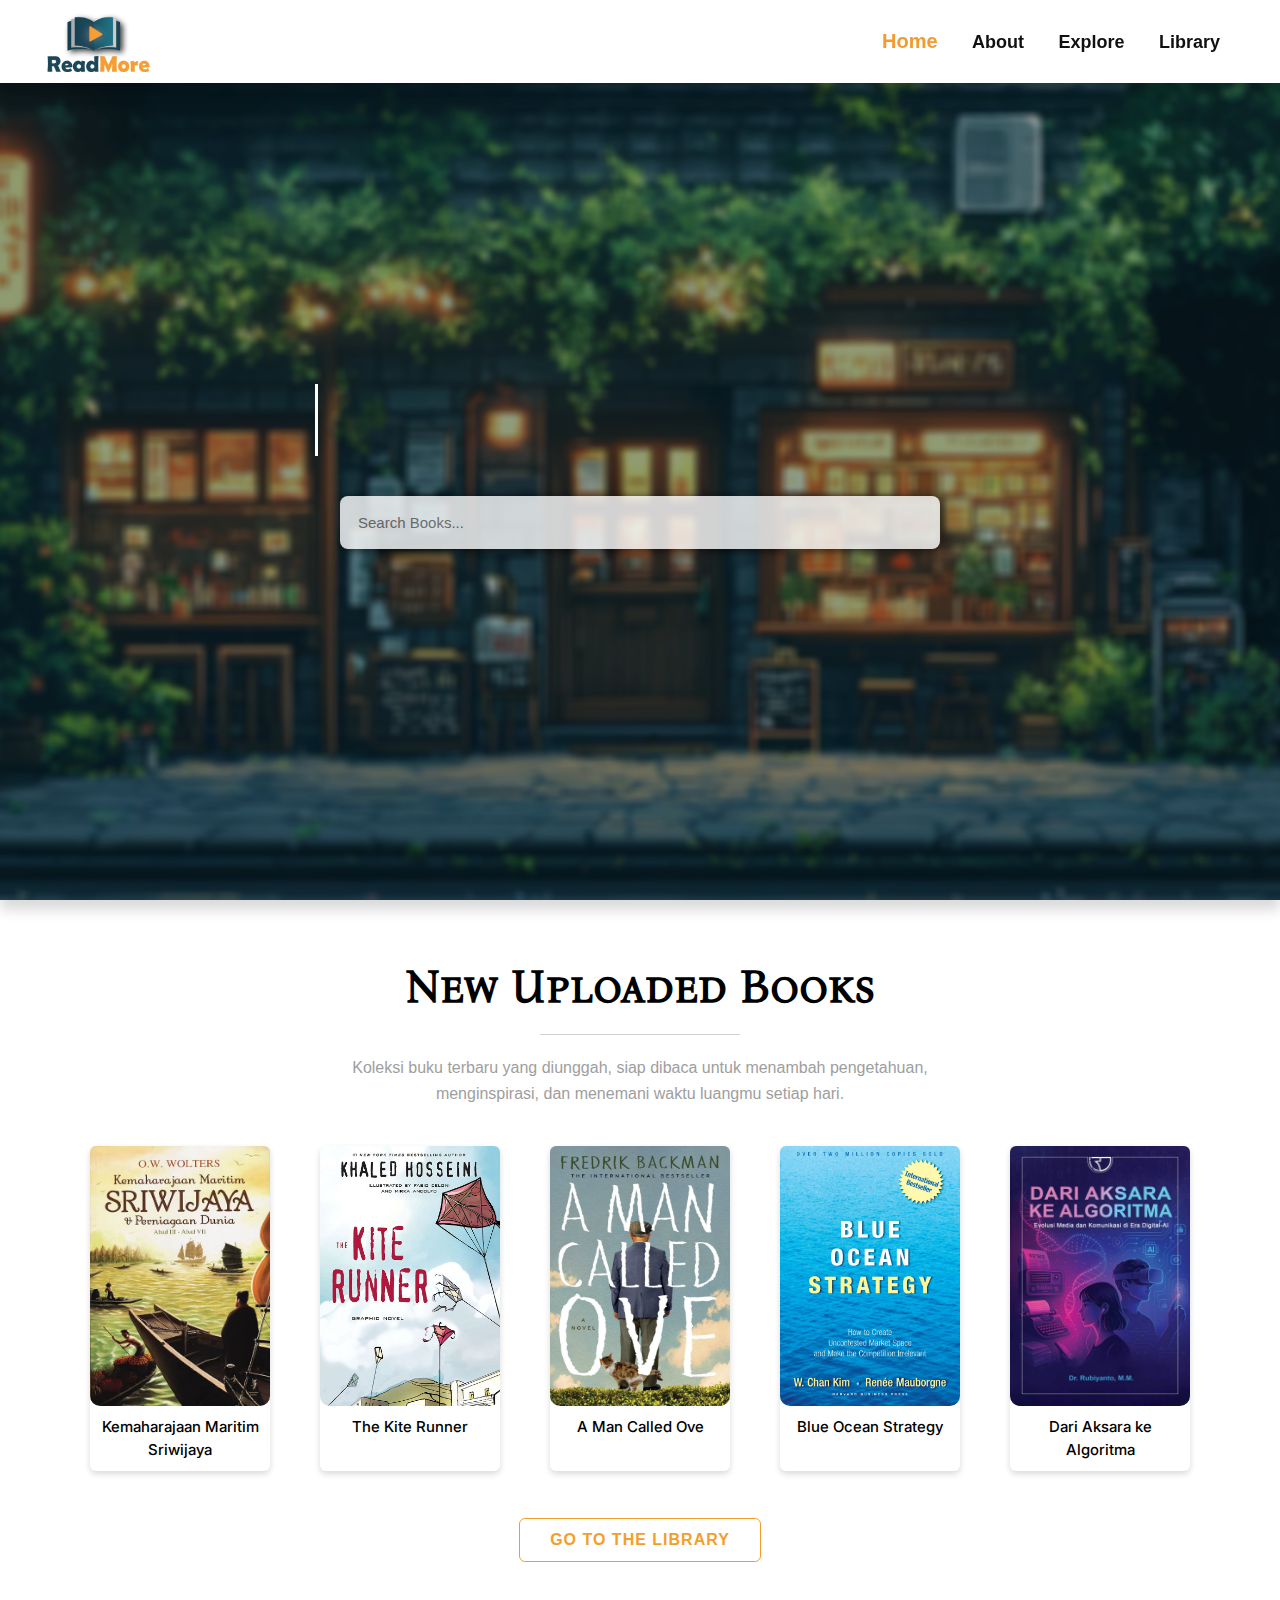
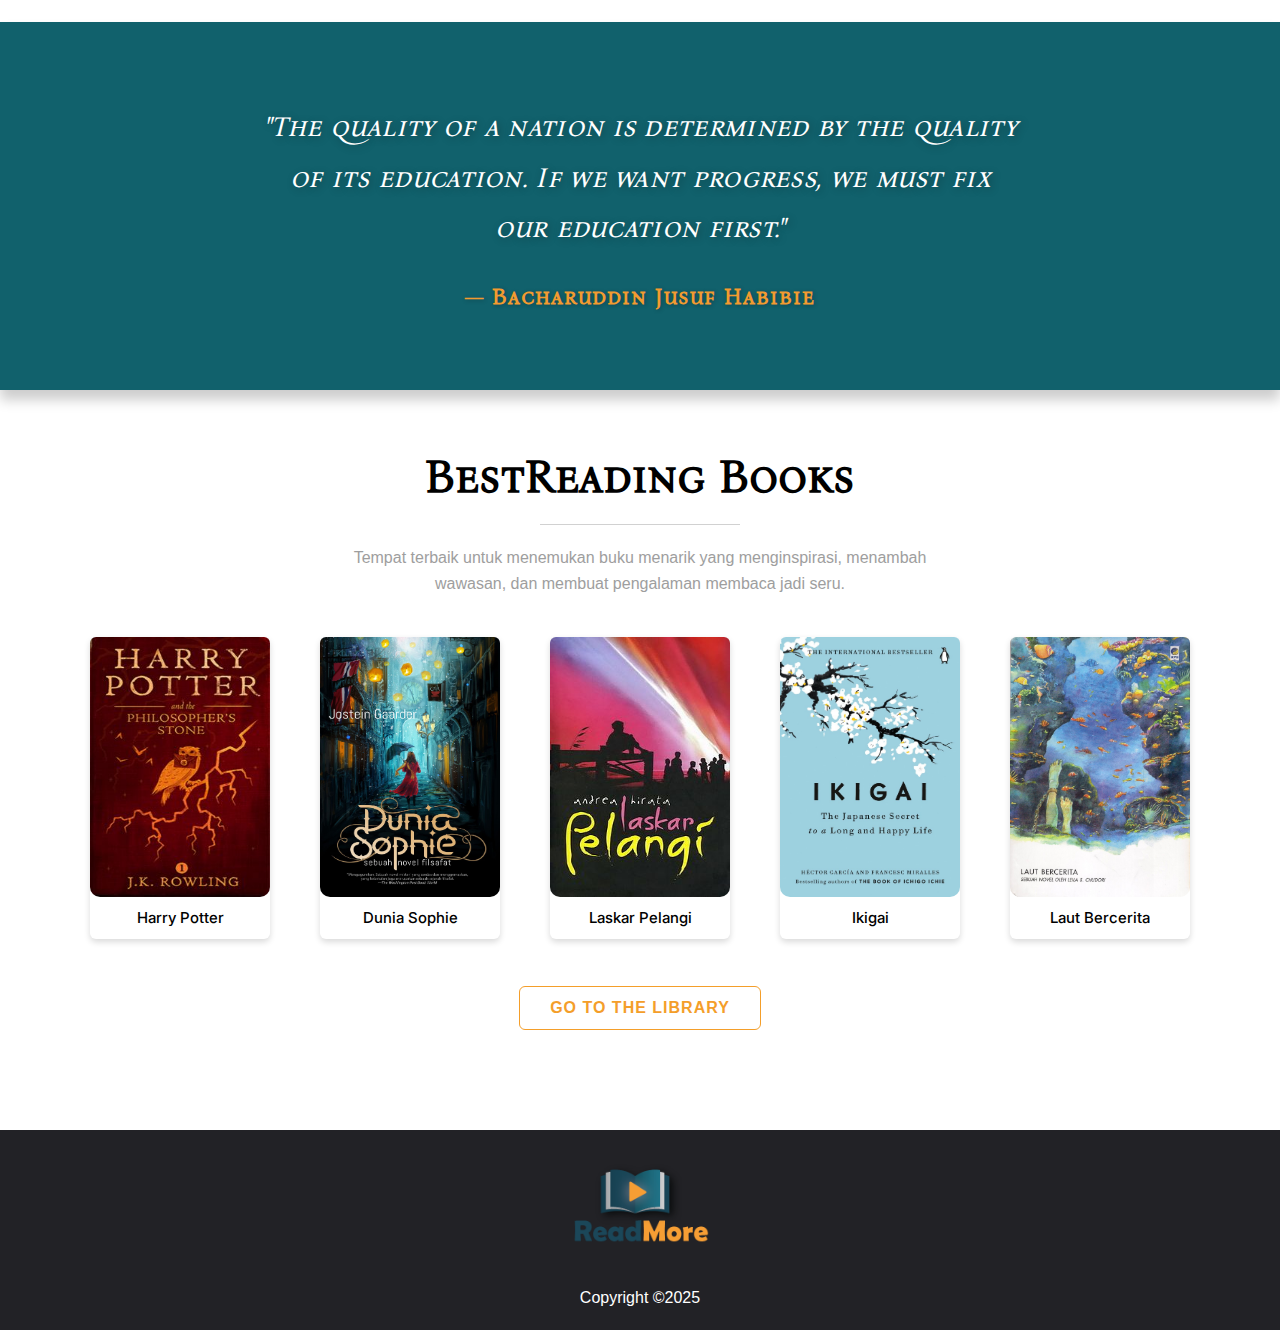
<file: index.html>
<!DOCTYPE html>
<html lang="en">

<head>
    <meta charset="UTF-8">
    <meta name="viewport" content="width=device-width, initial-scale=1.0">
    <title>ReadMore</title>
    <link rel="stylesheet" href="style.css">
    <link rel="stylesheet" href="mobile.css">
</head>

<body>
    <div id="page-loader">
        <div class="loader"></div>
    </div>

    <!-- NAVBAR -->
    <header>
        <div class="logo">
            <img src="../Assets/project/Logo - design.png" alt="logo">
        </div>

        <nav>
            <a href="index.html" class="active">Home</a>
            <a href="about.html ">About</a>
            <a href="explore.html">Explore</a>
            <a href="library.html">Library</a>
        </nav>
    </header>

    <header class="header-m">
        <img src="../Assets/project/10.png" alt="logo">
    </header>

    <!-- HERO SECTION -->
    <section class="hero">
        <div class="hero-content">
            <h1 class="typing">Welcome To ReadMore</h1>


            <div class="search-container">
                <input type="text" placeholder="Search Books..." class="fade-up">
            </div>

            <div class="search-container-m">
                <input type="text" placeholder="Search Books..." class="fade-up">
            </div>

            <p class="hero-desc">
                Jelajahi perpustakaan digital mini kami dan temukan koleksi buku terbaik dari berbagai kategori.
            </p>
            <!-- <div class="categories">
                <a href="Library.html">Teknologi</a>
                <a href="Library.html">Sejarah</a>
                <a href="Library.html">Sains</a>
                <a href="Library.html">Kimia</a>
                <a href="Library.html">ETC</a>
            </div> -->
        </div>
    </section>

    <nav class="bottom-nav">
        <a href="#" class="active">
            <span>Home</span>
        </a>
        <a href="about.html" class="">
            <span>About</span>
        </a>
        <a href="explore.html" class="">
            <span>Explore</span>
        </a>
        <a href="library.html" class="">
            <span>Library</span>
        </a>
    </nav>

    <section class="new-uploaded">
        <h1>New Uploaded Books</h1>
        <hr class="divider">
        <p class="description">
            Koleksi buku terbaru yang diunggah, siap dibaca untuk menambah pengetahuan, menginspirasi, dan menemani
            waktu luangmu setiap hari.
        </p>
        <div class="book-container">
            <div class="book">
                <img src="../Assets/project/sejarah/5.jpg" alt="Kemaharajaan Maritim Sriwijaya" />
                <a href="halaman-3.html?id=sejarah-5&from=home" class="overlay">
                    <img src="../Assets/project/Play.png" alt="">
                    <span>Baca</span>
                </a>
                <p>Kemaharajaan Maritim Sriwijaya</p>
            </div>
            <div class="book">
                <img src="../Assets/project/sosial/5.jpg" alt="The Kite Runner" />
                <a href="halaman-3.html?id=sosial-5&from=home" class="overlay">
                    <img src="../Assets/project/Play.png" alt="">
                    <span>Baca</span>
                </a>
                <p>The Kite Runner</p>
            </div>
            <div class="book">
                <img src="../Assets/project/fiksi/5.jpg" alt="A Man Called Ove" />
                <a href="halaman-3.html?id=fiksi-5&from=home" class="overlay">
                    <img src="../Assets/project/Play.png" alt="">
                    <span>Baca</span>
                </a>
                <p>A Man Called Ove</p>
            </div>
            <div class="book">
                <img src="../Assets/project/bisnis/5.jpg" alt="Blue Ocean Strategy" />
                <a href="halaman-3.html?id=bisnis_ekonomi-5&from=home" class="overlay">
                    <img src="../Assets/project/Play.png" alt="">
                    <span>Baca</span>
                </a>
                <p>Blue Ocean Strategy</p>
            </div>
            <div class="book">
                <img src="../Assets/project/teknologi/2.jpg" alt="Dari Aksara ke Algoritma" />
                <a href="halaman-3.html?id=teknologi-2&from=home" class="overlay">
                    <img src="../Assets/project/Play.png" alt="">
                    <span>Baca</span>
                </a>
                <p>Dari Aksara ke Algoritma</p>
            </div>
        </div>
        <a href="Library.html" class="btn-library">Go to the Library</a>
    </section>

    <!-- HTML - Tambahkan ini di dalam section .impact-section -->
    <section class="impact-section">
        <div class="caption-container">
            <p class="quote-text">
                "The quality of a nation is determined by the quality of its education.
                If we want progress, we must fix our education first."
            </p>
            <p class="quote-author">— Bacharuddin Jusuf Habibie</p>
        </div>
    </section>

    <section class="new-uploaded">
        <h1>BestReading Books</h1>
        <hr class="divider">
        <p class="description">
            Tempat terbaik untuk menemukan buku menarik yang menginspirasi, menambah wawasan, dan membuat pengalaman
            membaca jadi seru.
        </p>
        <div class="book-container">
            <div class="book">
                <img src="../Assets/project/fiksi/3.jpg" alt="Harry Potter" />
                <a href="halaman-3.html?id=fiksi-3&from=home" class="overlay">
                    <img src="../Assets/project/Play.png" alt="">
                    <span>Baca</span>
                </a>
                <p>Harry Potter</p>
            </div>
            <div class="book">
                <img src="../Assets/project/pendidikan/1.jpg" alt="Dunia Sophie" />
                <a href="halaman-3.html?id=pendidikan-1&from=home" class="overlay">
                    <img src="../Assets/project/Play.png" alt="">
                    <span>Baca</span>
                </a>
                <p>Dunia Sophie</p>
            </div>
            <div class="book">
                <img src="../Assets/project/sosial/1.jpg" alt="Laskar Pelangi" />
                <a href="halaman-3.html?id=sosial-1&from=home" class="overlay">
                    <img src="../Assets/project/Play.png" alt="">
                    <span>Baca</span>
                </a>
                <p>Laskar Pelangi</p>
            </div>
            <div class="book">
                <img src="../Assets/project/hobi/1.jpg" alt="Ikigai" />
                <a href="halaman-3.html?id=Hobi-1&from=home" class="overlay">
                    <img src="../Assets/project/Play.png" alt="">
                    <span>Baca</span>
                </a>
                <p>Ikigai</p>
            </div>
            <div class="book">
                <img src="../Assets/project/fiksi/1.jpg" alt="Laut Bercerita" />
                <a href="halaman-3.html?id=fiksi-1&from=home" class="overlay">
                    <img src="../Assets/project/Play.png" alt="">
                    <span>Baca</span>
                </a>
                <p>Laut Bercerita</p>
            </div>
        </div>
        <a href="Library.html" class="btn-library">Go to the Library</a>
    </section>

    <footer>
        <img src="../Assets/project/Logo - design.png" alt="">
        <p>Copyright &copy;2025</p>
    </footer>

    <script src="books.js"></script>
    <script src="script.js"></script>
</body>

</html>
</file>
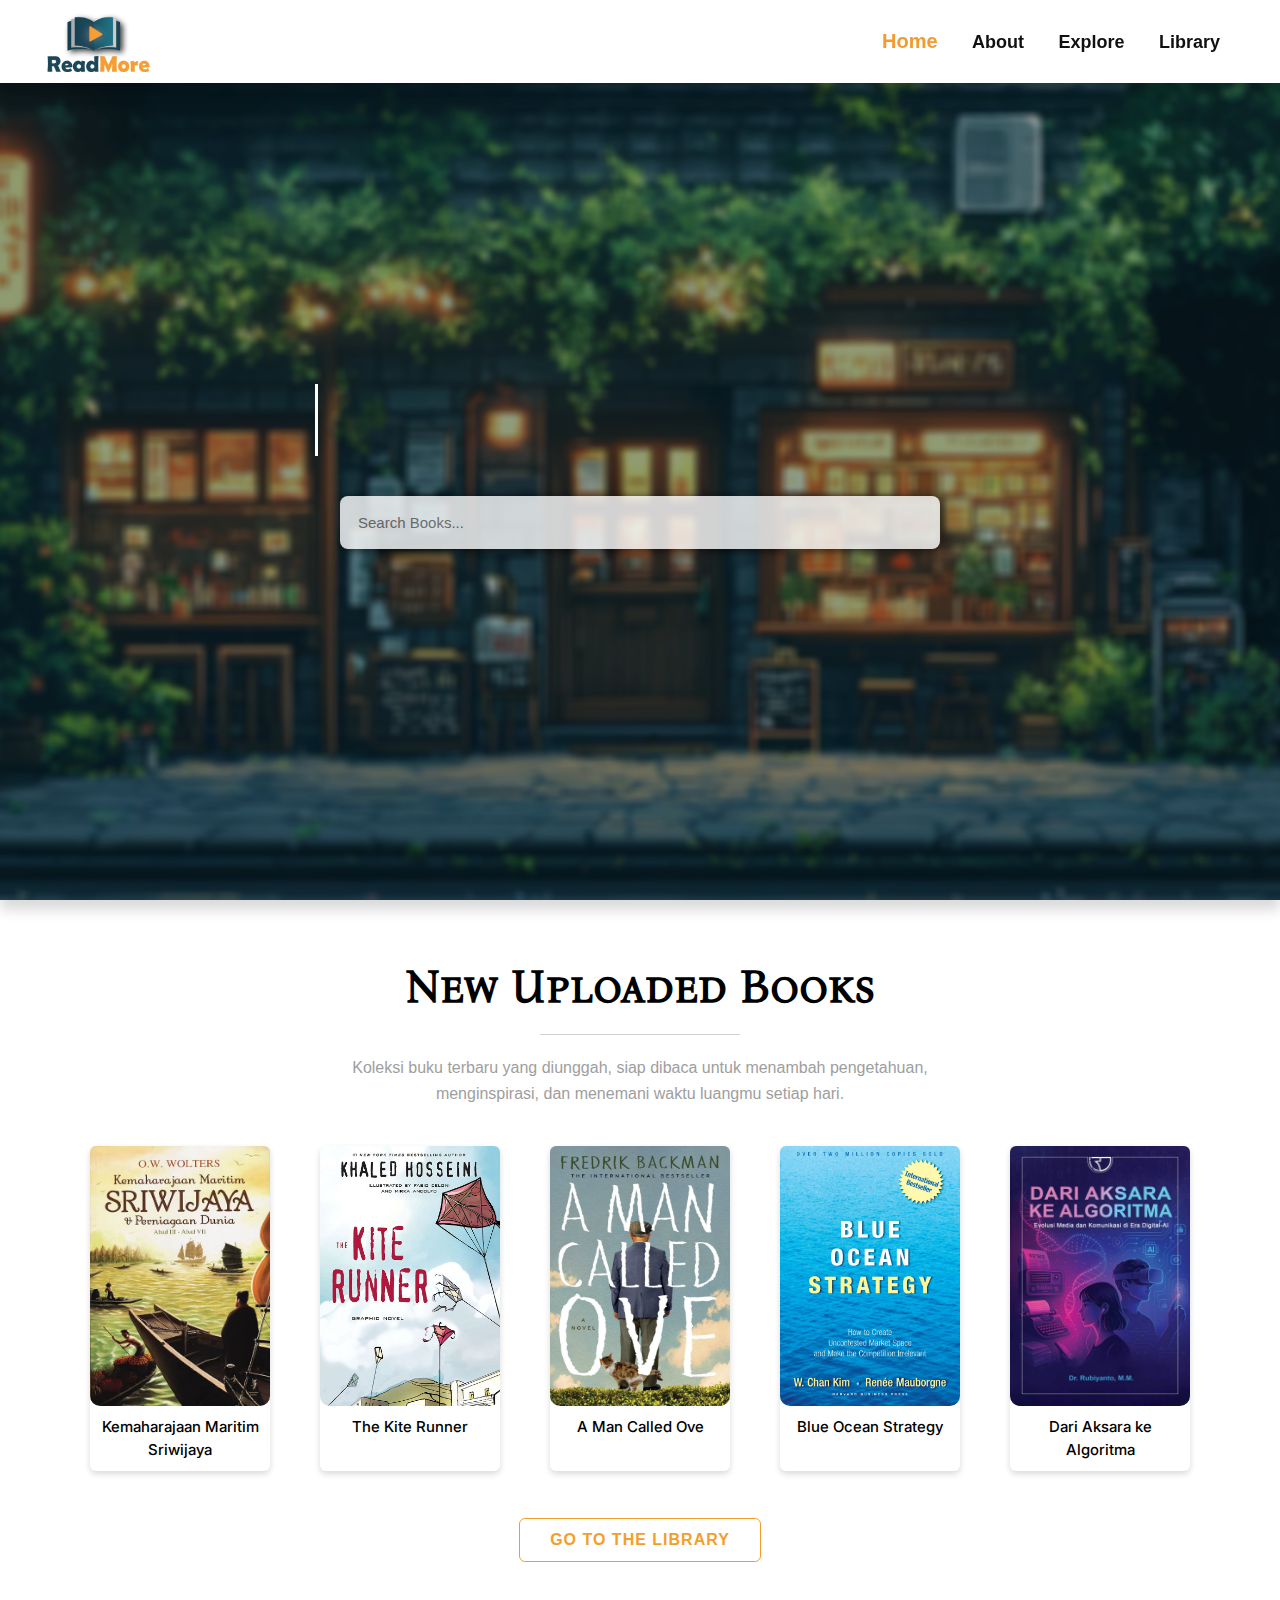
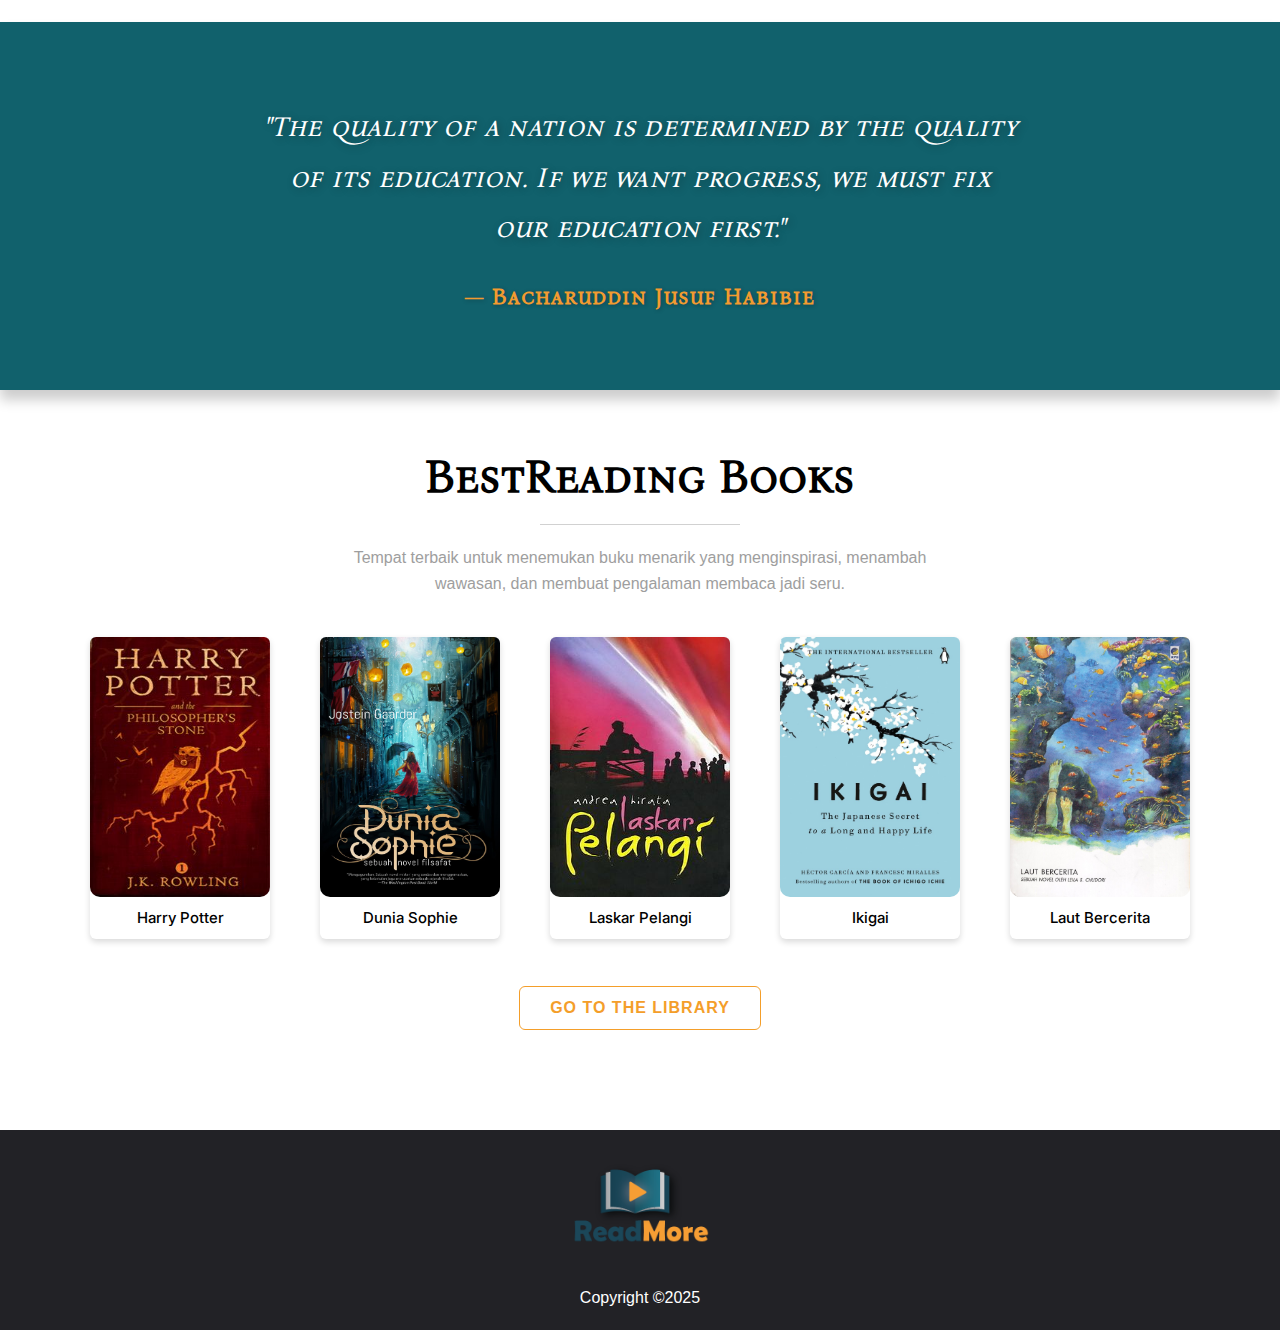
<file: Project/index.html>
<!DOCTYPE html>
<html lang="en">

<head>
    <meta charset="UTF-8">
    <meta name="viewport" content="width=device-width, initial-scale=1.0">
    <title>ReadMore</title>
    <link rel="stylesheet" href="style.css">
    <link rel="stylesheet" href="mobile.css">
</head>

<body>
    <div id="page-loader">
        <div class="loader"></div>
    </div>

    <!-- NAVBAR -->
    <header>
        <div class="logo">
            <img src="../Assets/project/Logo - design.png" alt="logo">
        </div>

        <nav>
            <a href="index.html" class="active">Home</a>
            <a href="about.html ">About</a>
            <a href="Explore.html">Explore</a>
            <a href="Library.html">Library</a>
        </nav>
    </header>

    <header class="header-m">
        <img src="../Assets/project/10.png" alt="logo">
    </header>

    <!-- HERO SECTION -->
    <section class="hero">
        <div class="hero-content">
            <h1 class="typing">Welcome To ReadMore</h1>


            <div class="search-container">
                <input type="text" placeholder="Search Books..." class="fade-up">
            </div>

            <div class="search-container-m">
                <input type="text" placeholder="Search Books..." class="fade-up">
            </div>

            <p class="hero-desc">
                Jelajahi perpustakaan digital mini kami dan temukan koleksi buku terbaik dari berbagai kategori.
            </p>
            <!-- <div class="categories">
                <a href="Library.html">Teknologi</a>
                <a href="Library.html">Sejarah</a>
                <a href="Library.html">Sains</a>
                <a href="Library.html">Kimia</a>
                <a href="Library.html">ETC</a>
            </div> -->
        </div>
    </section>

    <nav class="bottom-nav">
        <a href="#" class="active">
            <span>Home</span>
        </a>
        <a href="about.html" class="">
            <span>About</span>
        </a>
        <a href="Explore.html" class="">
            <span>Explore</span>
        </a>
        <a href="Library.html" class="">
            <span>Library</span>
        </a>
    </nav>

    <section class="new-uploaded">
        <h1>New Uploaded Books</h1>
        <hr class="divider">
        <p class="description">
            Koleksi buku terbaru yang diunggah, siap dibaca untuk menambah pengetahuan, menginspirasi, dan menemani
            waktu luangmu setiap hari.
        </p>
        <div class="book-container">
            <div class="book">
                <img src="../Assets/project/sejarah/5.jpg" alt="Kemaharajaan Maritim Sriwijaya" />
                <a href="Halaman-3.html?id=sejarah-5&from=home" class="overlay">
                    <img src="../Assets/project/Play.png" alt="">
                    <span>Baca</span>
                </a>
                <p>Kemaharajaan Maritim Sriwijaya</p>
            </div>
            <div class="book">
                <img src="../Assets/project/sosial/5.jpg" alt="The Kite Runner" />
                <a href="Halaman-3.html?id=sosial-5&from=home" class="overlay">
                    <img src="../Assets/project/Play.png" alt="">
                    <span>Baca</span>
                </a>
                <p>The Kite Runner</p>
            </div>
            <div class="book">
                <img src="../Assets/project/fiksi/5.jpg" alt="A Man Called Ove" />
                <a href="Halaman-3.html?id=fiksi-5&from=home" class="overlay">
                    <img src="../Assets/project/Play.png" alt="">
                    <span>Baca</span>
                </a>
                <p>A Man Called Ove</p>
            </div>
            <div class="book">
                <img src="../Assets/project/bisnis/5.jpg" alt="Blue Ocean Strategy" />
                <a href="Halaman-3.html?id=bisnis_ekonomi-5&from=home" class="overlay">
                    <img src="../Assets/project/Play.png" alt="">
                    <span>Baca</span>
                </a>
                <p>Blue Ocean Strategy</p>
            </div>
            <div class="book">
                <img src="../Assets/project/teknologi/2.jpg" alt="Dari Aksara ke Algoritma" />
                <a href="Halaman-3.html?id=teknologi-2&from=home" class="overlay">
                    <img src="../Assets/project/Play.png" alt="">
                    <span>Baca</span>
                </a>
                <p>Dari Aksara ke Algoritma</p>
            </div>
        </div>
        <a href="Library.html" class="btn-library">Go to the Library</a>
    </section>

    <!-- HTML - Tambahkan ini di dalam section .impact-section -->
    <section class="impact-section">
        <div class="caption-container">
            <p class="quote-text">
                "The quality of a nation is determined by the quality of its education.
                If we want progress, we must fix our education first."
            </p>
            <p class="quote-author">— Bacharuddin Jusuf Habibie</p>
        </div>
    </section>

    <section class="new-uploaded">
        <h1>BestReading Books</h1>
        <hr class="divider">
        <p class="description">
            Tempat terbaik untuk menemukan buku menarik yang menginspirasi, menambah wawasan, dan membuat pengalaman
            membaca jadi seru.
        </p>
        <div class="book-container">
            <div class="book">
                <img src="../Assets/project/fiksi/3.jpg" alt="Harry Potter" />
                <a href="Halaman-3.html?id=fiksi-3&from=home" class="overlay">
                    <img src="../Assets/project/Play.png" alt="">
                    <span>Baca</span>
                </a>
                <p>Harry Potter</p>
            </div>
            <div class="book">
                <img src="../Assets/project/pendidikan/1.jpg" alt="Dunia Sophie" />
                <a href="Halaman-3.html?id=pendidikan-1&from=home" class="overlay">
                    <img src="../Assets/project/Play.png" alt="">
                    <span>Baca</span>
                </a>
                <p>Dunia Sophie</p>
            </div>
            <div class="book">
                <img src="../Assets/project/sosial/1.jpg" alt="Laskar Pelangi" />
                <a href="Halaman-3.html?id=sosial-1&from=home" class="overlay">
                    <img src="../Assets/project/Play.png" alt="">
                    <span>Baca</span>
                </a>
                <p>Laskar Pelangi</p>
            </div>
            <div class="book">
                <img src="../Assets/project/hobi/1.jpg" alt="Ikigai" />
                <a href="Halaman-3.html?id=Hobi-1&from=home" class="overlay">
                    <img src="../Assets/project/Play.png" alt="">
                    <span>Baca</span>
                </a>
                <p>Ikigai</p>
            </div>
            <div class="book">
                <img src="../Assets/project/fiksi/1.jpg" alt="Laut Bercerita" />
                <a href="Halaman-3.html?id=fiksi-1&from=home" class="overlay">
                    <img src="../Assets/project/Play.png" alt="">
                    <span>Baca</span>
                </a>
                <p>Laut Bercerita</p>
            </div>
        </div>
        <a href="Library.html" class="btn-library">Go to the Library</a>
    </section>

    <footer>
        <img src="../Assets/project/Logo - design.png" alt="">
        <p>Copyright &copy;2025</p>
    </footer>

    <script src="books.js"></script>
    <script src="script.js"></script>
</body>

</html>
</file>
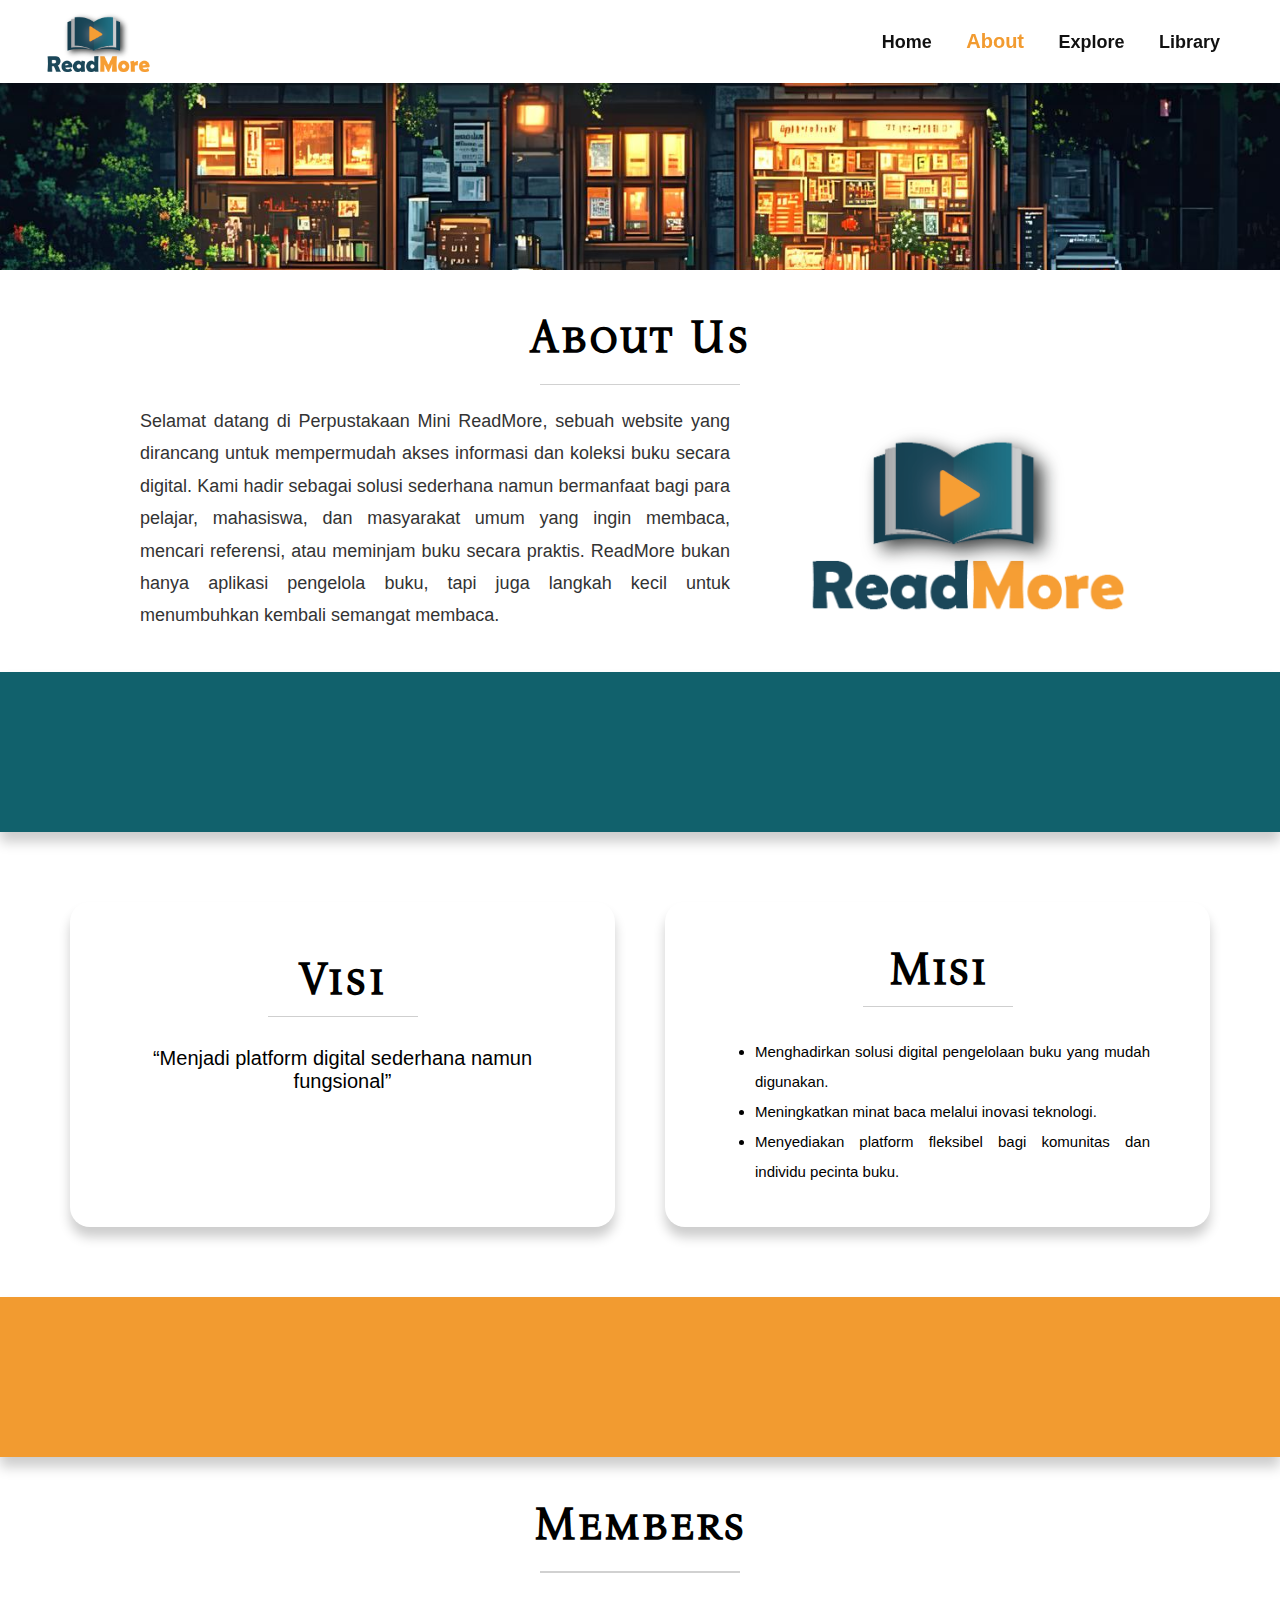
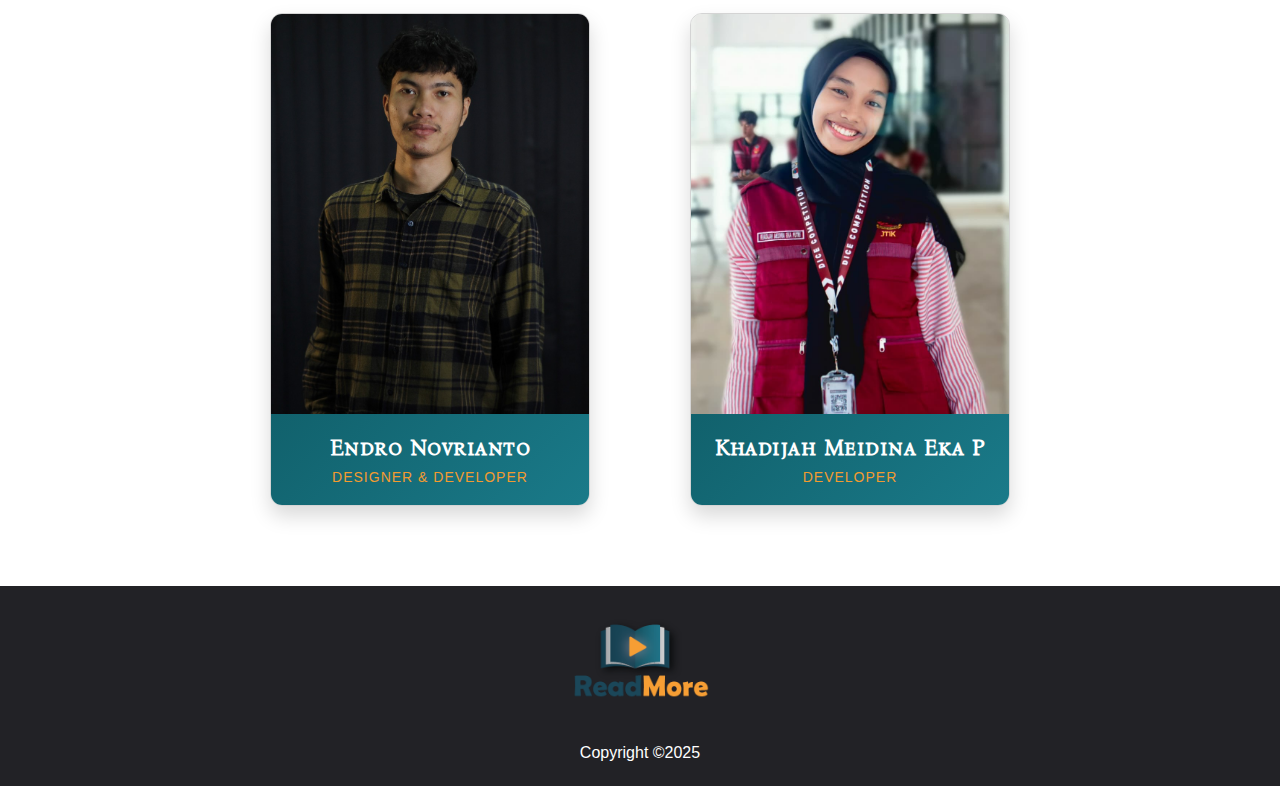
<file: About.html>
<!DOCTYPE html>
<html lang="en">

<head>
    <meta charset="UTF-8">
    <meta name="viewport" content="width=device-width, initial-scale=1.0">
    <title>About</title>
    <link rel="stylesheet" href="style.css">
    <link rel="stylesheet" href="mobile.css">
</head>

<body>
    <div id="page-loader">
        <div class="loader"></div>
    </div>
    
    <!-- NAVBAR -->
    <header>
        <div class="logo">
            <img src="../Assets/project/Logo - design.png" alt="logo">
        </div>

        <nav>
            <a href="index.html">Home</a>
            <a href="about.html" class="active">About</a>
            <a href="explore.html">Explore</a>
            <a href="library.html">Library</a>
        </nav>
    </header>

    <header class="header-m">
        <img src="../Assets/project/10.png" alt="logo">
    </header>

    <!-- HERO SECTION -->
    <section class="hero-about"></section>

    <section class="about">
        <h1>About Us</h1>
        <hr class="divider">

        <div class="about-content">
            <p>
                Selamat datang di Perpustakaan Mini ReadMore, sebuah website yang dirancang untuk mempermudah akses
                informasi dan koleksi buku secara digital. Kami hadir sebagai solusi sederhana namun bermanfaat bagi
                para pelajar, mahasiswa, dan masyarakat umum yang ingin membaca, mencari referensi, atau meminjam buku
                secara praktis. ReadMore bukan hanya aplikasi pengelola buku, tapi juga langkah kecil untuk menumbuhkan
                kembali semangat membaca.
            </p>

            <div class="about-logo">
                <img src="../Assets/project/Logo - design.png" alt="ReadMore Icon">
            </div>
        </div>
    </section>

    <nav class="bottom-nav">
        <a href="index.html" class="nav-item">
            <span class="nav-icon"></span>
            <span>Home</span>
        </a>
        <a href="#" class="nav-item active">
            <span class="nav-icon"></span>
            <span>About</span>
        </a>
        <a href="explore.html" class="nav-item">
            <span class="nav-icon"></span>
            <span>Explore</span>
        </a>
        <a href="library.html" class="nav-item">
            <span class="nav-icon"></span>
            <span>Library</span>
        </a>
    </nav>

    <section class="impact-section-1">
        <div></div>
    </section>

    <section class="visi_misi">
        <div class="visi">
            <h1>Visi</h1>
            <hr class="divider">
            <div>
                <p>“Menjadi platform digital sederhana namun fungsional”</p>
            </div>
        </div>

        <div class="misi">
            <h1>Misi</h1>
            <hr class="divider">

            <ul>
                <li>Menghadirkan solusi digital pengelolaan buku yang mudah digunakan.</li>
                <li>Meningkatkan minat baca melalui inovasi teknologi.</li>
                <li>Menyediakan platform fleksibel bagi komunitas dan individu pecinta buku.</li>
            </ul>
        </div>
    </section>

    <section class="impact-section-2">
        <div></div>
    </section>

    <section class="members">
        <h1>Members</h1>
        <hr class="divider-Lm">

        <div class="member-container">
            <div class="member-box">
                <img src="../Assets/project/Endro.jpg" alt="Member 1">
                <div class="member-name">
                    <h3>Endro Novrianto</h3>
                    <p>Designer & Developer</p>
                </div>
            </div>

            <div class="member-box">
                <img src="../Assets/project/Khadijah.jpg" alt="Member 2">
                <div class="member-name">
                    <h3>Khadijah Meidina Eka P</h3>
                    <p>Developer</p>
                </div>
            </div>
        </div>
    </section>

    <footer>
        <img src="../Assets/project/Logo - design.png" alt="">
        <p>Copyright &copy;2025</p>
    </footer>

    <script src="script.js"></script>
</body>

</html>
</file>
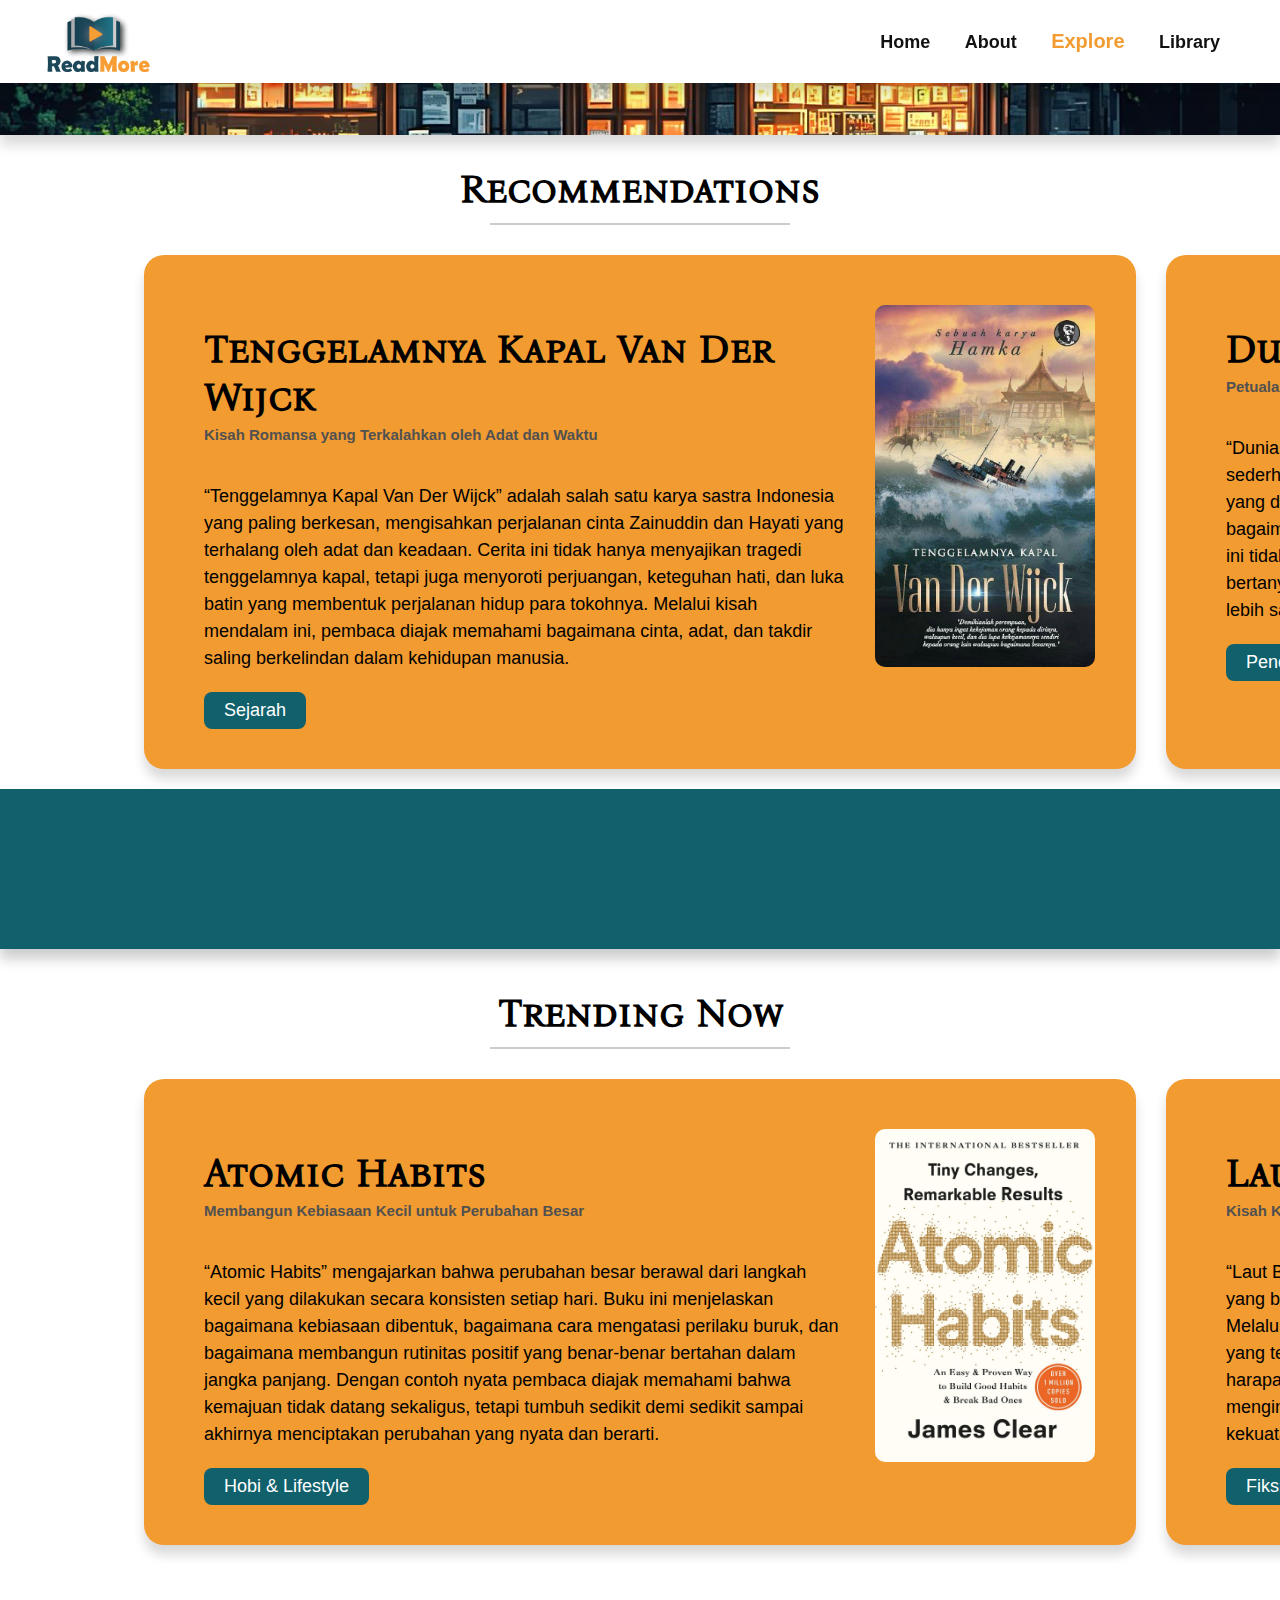
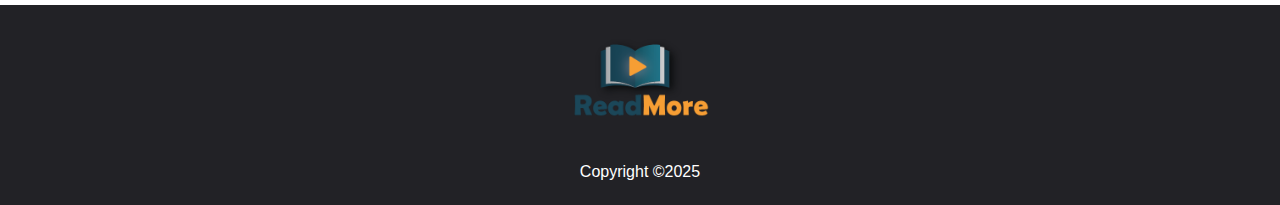
<file: Explore.html>
<!DOCTYPE html>
<html lang="en">

<head>
    <meta charset="UTF-8">
    <meta name="viewport" content="width=device-width, initial-scale=1.0">
    <title>Explore</title>
    <link rel="stylesheet" href="style.css">
    <link rel="stylesheet" href="mobile.css">
</head>

<body>
    <div id="page-loader">
        <div class="loader"></div>
    </div>
    
    <header>
        <div class="logo">
            <img src="../Assets/project/Logo - design.png" alt="logo">
        </div>

        <nav>
            <a href="index.html">Home</a>
            <a href="about.html">About</a>
            <a href="explore.html" class="active">Explore</a>
            <a href="library.html">Library</a>
        </nav>
    </header>

    <header class="header-m">
        <img src="../Assets/project/10.png" alt="logo">
    </header>

    <section class="hero-explore"></section>

    <section class="title">
        <h1>Recommendations</h1>
        <hr class="divider-De">
        <hr class="divider-Em">
    </section>

    <nav class="bottom-nav">
        <a href="index.html" class="nav-item">
            <span class="nav-icon"></span>
            <span>Home</span>
        </a>
        <a href="about.html" class="nav-item">
            <span class="nav-icon"></span>
            <span>About</span>
        </a>
        <a href="#" class="nav-item active">
            <span class="nav-icon"></span>
            <span>Explore</span>
        </a>
        <a href="library.html" class="nav-item">
            <span class="nav-icon"></span>
            <span>Library</span>
        </a>
    </nav>

    <section class="scroll-horizontal">
        <a href="Halaman-3.html?id=sejarah-3&from=explore" class="recomendations no-underline">
            <div class="left-content">
                <h1>Tenggelamnya Kapal Van Der Wijck</h1>
                <h3>Kisah Romansa yang Terkalahkan oleh Adat dan Waktu</h3>
                <p>“Tenggelamnya Kapal Van Der Wijck” adalah salah satu karya sastra Indonesia yang paling berkesan,
                    mengisahkan perjalanan cinta Zainuddin dan Hayati yang terhalang oleh adat dan keadaan. Cerita ini
                    tidak hanya menyajikan tragedi tenggelamnya kapal, tetapi juga menyoroti perjuangan, keteguhan hati,
                    dan luka batin yang membentuk perjalanan hidup para tokohnya. Melalui kisah mendalam ini, pembaca
                    diajak memahami bagaimana cinta, adat, dan takdir saling berkelindan dalam kehidupan manusia.</p>
                <div class="categories-1">
                    <span class="tag tag-teknologi">Sejarah</span>
                </div>
            </div>
            <div class="right-content">
                <img src="../Assets/project/sejarah/3.jpg" alt="">
            </div>
        </a>
        <a href="Halaman-3.html?id=pendidikan-1&from=explore" class="recomendations no-underline">
            <div class="left-content">
                <h1>Dunia Sophie</h1>
                <h3>Petualangan Filsafat untuk Mengenal Dunia</h3>
                <p>“Dunia Sophie” mengajak pembaca mengikuti perjalanan filsafat yang sederhana namun membuka banyak
                    wawasan baru. Dari surat-surat misterius yang diterima Sophie, kita diperkenalkan pada para pemikir
                    besar dan bagaimana ide-ide mereka membentuk cara manusia memahami dunia. Buku ini tidak hanya
                    memberi informasi, tetapi juga mendorong kita untuk berpikir, bertanya, dan melihat berbagai hal
                    dari sudut pandang yang lebih dalam dan lebih sadar.</p>
                <div class="categories-1">
                    <span class="tag tag-teknologi">Pendidikan</span>
                </div>
            </div>
            <div class="right-content">
                <img src="../Assets/project/pendidikan/1.jpg" alt="">
            </div>
        </a>
        <a href="Halaman-3.html?id=fiksi-4&from=explore" class="recomendations no-underline">
            <div class="left-content">
                <h1>Hujan</h1>
                <h3>Kisah Kehilangan, Harapan, dan Dunia yang Terus Berubah</h3>
                <p>“Hujan” menceritakan perjalanan Lail menghadapi kehilangan besar setelah bencana dahsyat mengubah
                    kehidupannya. Bersama Esok, sahabat yang hadir dan memberi kekuatan di masa-masa paling sulit, Lail
                    belajar tumbuh, bertahan, dan perlahan memahami arti melepaskan. Melalui kisah penuh emosi ini,
                    pembaca diajak melihat bahwa meski hari ini terasa berat dan penuh luka, selalu ada harapan untuk
                    esok sebagai sebuah awal baru yang memberi ruang bagi keberanian dan keteguhan hati.</p>
                <div class="categories-1">
                    <span class="tag tag-teknologi">Fiksi</span>
                </div>
            </div>
            <div class="right-content">
                <img src="../Assets/project/fiksi/4.jpg" alt="">
            </div>
        </a>
    </section>

    <section class="reco-scroll">
        <a href="Halaman-3.html?id=sejarah-3&from=explore" class="reco-card">
            <div class="reco-image">
                <img src="../Assets/project/sejarah/3.jpg" alt="">
                <div class="reco-info">
                    <h1>Tenggelamnya Kapal Van Der Wijck</h1>
                    <p>Kisah Romansa yang Terkalahkan oleh Adat dan Waktu</p>
                    <span class="tag">Sejarah</span>
                </div>
            </div>
        </a>
        <a href="Halaman-3.html?id=pendidikan-1&from=explore" class="reco-card">
            <div class="reco-image">
                <img src="../Assets/project/pendidikan/1.jpg" alt="">
                <div class="reco-info">
                    <h1>Dunia Sophie</h1>
                    <p>Petualangan Filsafat untuk Mengenal Dunia</p>
                    <span class="tag">Pendidikan</span>
                </div>
            </div>
        </a>
        <a href="Halaman-3.html?id=fiksi-4&from=explore" class="reco-card">
            <div class="reco-image">
                <img src="../Assets/project/fiksi/4.jpg" alt="">
                <div class="reco-info">
                    <h1>Hujan</h1>
                    <p>Kisah Kehilangan, Harapan, dan Dunia yang Terus Berubah</p>
                    <span class="tag">Fiksi</span>
                </div>
            </div>
        </a>
    </section>


    <section class="impact-section-1"></section>

    <section class="title">
        <h1>Trending Now</h1>
        <hr class="divider-De">
        <hr class="divider-Em">
    </section>

    <section class="scroll-horizontal">
        <a href="Halaman-3.html?id=Hobi-2&from=explore" class="recomendations no-underline">
            <div class="left-content">
                <h1>Atomic Habits</h1>
                <h3>Membangun Kebiasaan Kecil untuk Perubahan Besar</h3>
                <p>“Atomic Habits” mengajarkan bahwa perubahan besar berawal dari langkah kecil yang dilakukan secara
                    konsisten setiap hari. Buku ini menjelaskan bagaimana kebiasaan dibentuk, bagaimana cara mengatasi
                    perilaku buruk, dan bagaimana membangun rutinitas positif yang benar-benar bertahan dalam jangka
                    panjang. Dengan contoh nyata pembaca diajak memahami bahwa kemajuan tidak datang sekaligus, tetapi
                    tumbuh sedikit demi sedikit sampai akhirnya menciptakan perubahan yang nyata dan berarti.</p>
                <div class="categories-1">
                    <span class="tag tag-teknologi">Hobi & Lifestyle</span>
                </div>
            </div>
            <div class="right-content">
                <img src="../Assets/project/hobi/2.jpg" alt="">
            </div>
        </a>
        <a href="Halaman-3.html?id=fiksi-1&from=explore" class="recomendations no-underline">
            <div class="left-content">
                <h1>Laut Bercerita</h1>
                <h3>Kisah Kehilangan, Perjuangan, dan Suara yang Tak Pernah Padam</h3>
                <p>“Laut Bercerita” menggambarkan perjalanan Biru Laut dan kawan-kawannya yang berjuang di tengah
                    situasi politik yang penuh tekanan dan penuh risiko. Melalui dua sudut pandang para aktivis yang
                    berusaha bertahan dan keluarga yang terus menunggu tanpa kepastian, novel ini menghadirkan kisah
                    tentang harapan, kehilangan, dan rindu yang tidak pernah benar-benar hilang. Cerita ini mengingatkan
                    kita bahwa setiap suara, sekecil apa pun, tetap memiliki makna, kekuatan, dan layak untuk
                    diperjuangkan.</p>
                <div class="categories-1">
                    <span class="tag tag-teknologi">Fiksi</span>
                </div>
            </div>
            <div class="right-content">
                <img src="../Assets/project/fiksi/1.jpg " alt="">
            </div>
        </a>
        <a href="Halaman-3.html?id=teknologi-2&from=explore" class="recomendations no-underline">
            <div class="left-content">
                <h1>Dari Aksara ke Algoritma</h1>
                <h3>Evolusi media dan Komunikasi di Era Digital-AI</h3>
                <p>“Dari Aksara ke Algoritma” mengajak kita melihat bagaimana media dan cara berkomunikasi berkembang
                    dari tulisan sederhana hingga teknologi berbasis kecerdasan buatan. Perubahan ini tidak hanya
                    mengubah cara kita menyampaikan informasi, tetapi juga cara kita belajar, bekerja, dan berinteraksi
                    setiap hari. Melalui pemahaman tentang perjalanan ini, kita dapat melihat bagaimana teknologi
                    membentuk masa depan komunikasi dan membuka peluang baru di era digital-AI.</p>
                <div class="categories-1">
                    <span class="tag tag-teknologi">Teknologi</span>
                </div>
            </div>
            <div class="right-content">
                <img src="../Assets/project/teknologi/2.jpg" alt="">
            </div>
        </a>

    </section>

    <section class="reco-scroll">
        <a href="Halaman-3.html?id=Hobi-2&from=explore" class="reco-card">
            <div class="reco-image">
                <img src="../Assets/project/hobi/2.jpg" alt="">
                <div class="reco-info">
                    <h1>Atomic Habits</h1>
                    <p>Membangun Kebiasaan Kecil untuk Perubahan Besar</p>
                    <span class="tag">Hobi & Lifestyle</span>
                </div>
            </div>
        </a>
        <a href="Halaman-3.html?id=fiksi-1&from=explore" class="reco-card">
            <div class="reco-image">
                <img src="../Assets/project/fiksi/1.jpg" alt="">
                <div class="reco-info">
                    <h1>Laut Bercerita</h1>
                    <p>Kisah Kehilangan, Perjuangan, dan Suara yang Tak Pernah Padam</p>
                    <span class="tag">Fiksi</span>
                </div>
            </div>
        </a>
        <a href="Halaman-3.html?id=teknologi-2&from=explore" class="reco-card">
            <div class="reco-image">
                <img src="../Assets/project/teknologi/2.jpg" alt="">
                <div class="reco-info">
                    <h1>Dari Aksara ke Algoritma</h1>
                    <p>Evolusi media dan Komunikasi di Era Digital-AI</p>
                    <span class="tag">Teknologi</span>
                </div>
            </div>
        </a>
    </section>

    <footer>
        <img src="../Assets/project/Logo - design.png" alt="">
        <p>Copyright &copy;2025</p>
    </footer>

    <script src="script.js"></script>
</body>

</html>
</file>
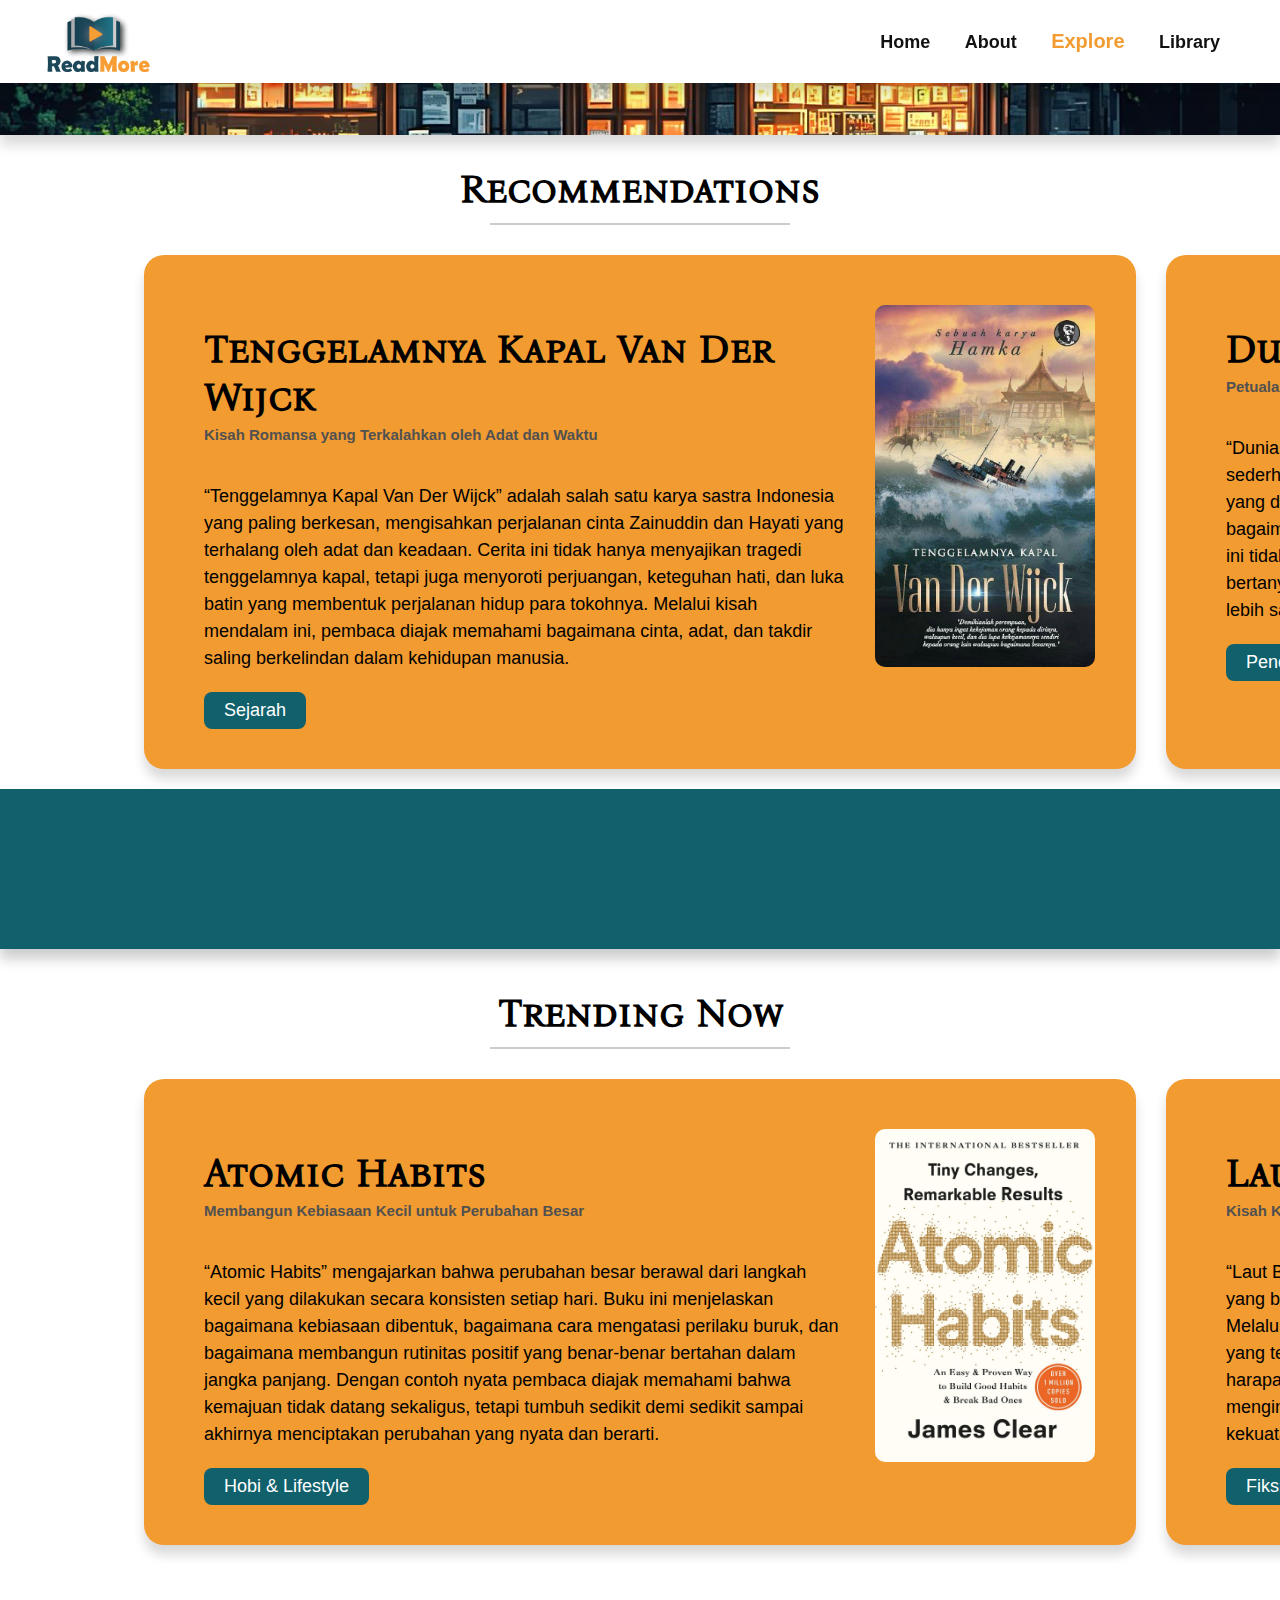
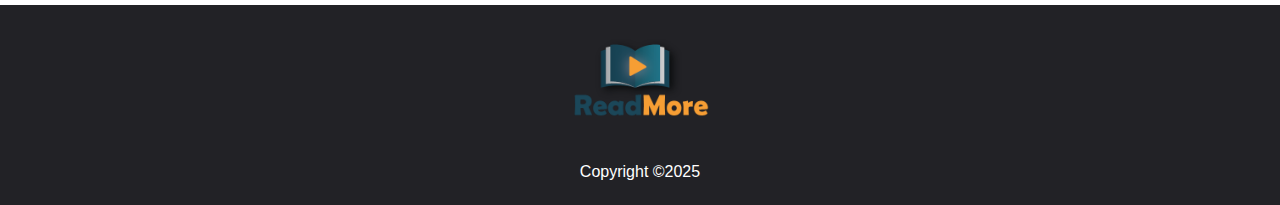
<file: explore.html>
<!DOCTYPE html>
<html lang="en">

<head>
    <meta charset="UTF-8">
    <meta name="viewport" content="width=device-width, initial-scale=1.0">
    <title>Explore</title>
    <link rel="stylesheet" href="style.css">
    <link rel="stylesheet" href="mobile.css">
</head>

<body>
    <div id="page-loader">
        <div class="loader"></div>
    </div>
    
    <header>
        <div class="logo">
            <img src="../Assets/project/Logo - design.png" alt="logo">
        </div>

        <nav>
            <a href="index.html">Home</a>
            <a href="about.html">About</a>
            <a href="explore.html" class="active">Explore</a>
            <a href="library.html">Library</a>
        </nav>
    </header>

    <header class="header-m">
        <img src="../Assets/project/10.png" alt="logo">
    </header>

    <section class="hero-explore"></section>

    <section class="title">
        <h1>Recommendations</h1>
        <hr class="divider-De">
        <hr class="divider-Em">
    </section>

    <nav class="bottom-nav">
        <a href="index.html" class="nav-item">
            <span class="nav-icon"></span>
            <span>Home</span>
        </a>
        <a href="about.html" class="nav-item">
            <span class="nav-icon"></span>
            <span>About</span>
        </a>
        <a href="#" class="nav-item active">
            <span class="nav-icon"></span>
            <span>Explore</span>
        </a>
        <a href="library.html" class="nav-item">
            <span class="nav-icon"></span>
            <span>Library</span>
        </a>
    </nav>

    <section class="scroll-horizontal">
        <a href="halaman-3.html?id=sejarah-3&from=explore" class="recomendations no-underline">
            <div class="left-content">
                <h1>Tenggelamnya Kapal Van Der Wijck</h1>
                <h3>Kisah Romansa yang Terkalahkan oleh Adat dan Waktu</h3>
                <p>“Tenggelamnya Kapal Van Der Wijck” adalah salah satu karya sastra Indonesia yang paling berkesan,
                    mengisahkan perjalanan cinta Zainuddin dan Hayati yang terhalang oleh adat dan keadaan. Cerita ini
                    tidak hanya menyajikan tragedi tenggelamnya kapal, tetapi juga menyoroti perjuangan, keteguhan hati,
                    dan luka batin yang membentuk perjalanan hidup para tokohnya. Melalui kisah mendalam ini, pembaca
                    diajak memahami bagaimana cinta, adat, dan takdir saling berkelindan dalam kehidupan manusia.</p>
                <div class="categories-1">
                    <span class="tag tag-teknologi">Sejarah</span>
                </div>
            </div>
            <div class="right-content">
                <img src="../Assets/project/sejarah/3.jpg" alt="">
            </div>
        </a>
        <a href="halaman-3.html?id=pendidikan-1&from=explore" class="recomendations no-underline">
            <div class="left-content">
                <h1>Dunia Sophie</h1>
                <h3>Petualangan Filsafat untuk Mengenal Dunia</h3>
                <p>“Dunia Sophie” mengajak pembaca mengikuti perjalanan filsafat yang sederhana namun membuka banyak
                    wawasan baru. Dari surat-surat misterius yang diterima Sophie, kita diperkenalkan pada para pemikir
                    besar dan bagaimana ide-ide mereka membentuk cara manusia memahami dunia. Buku ini tidak hanya
                    memberi informasi, tetapi juga mendorong kita untuk berpikir, bertanya, dan melihat berbagai hal
                    dari sudut pandang yang lebih dalam dan lebih sadar.</p>
                <div class="categories-1">
                    <span class="tag tag-teknologi">Pendidikan</span>
                </div>
            </div>
            <div class="right-content">
                <img src="../Assets/project/pendidikan/1.jpg" alt="">
            </div>
        </a>
        <a href="halaman-3.html?id=fiksi-4&from=explore" class="recomendations no-underline">
            <div class="left-content">
                <h1>Hujan</h1>
                <h3>Kisah Kehilangan, Harapan, dan Dunia yang Terus Berubah</h3>
                <p>“Hujan” menceritakan perjalanan Lail menghadapi kehilangan besar setelah bencana dahsyat mengubah
                    kehidupannya. Bersama Esok, sahabat yang hadir dan memberi kekuatan di masa-masa paling sulit, Lail
                    belajar tumbuh, bertahan, dan perlahan memahami arti melepaskan. Melalui kisah penuh emosi ini,
                    pembaca diajak melihat bahwa meski hari ini terasa berat dan penuh luka, selalu ada harapan untuk
                    esok sebagai sebuah awal baru yang memberi ruang bagi keberanian dan keteguhan hati.</p>
                <div class="categories-1">
                    <span class="tag tag-teknologi">Fiksi</span>
                </div>
            </div>
            <div class="right-content">
                <img src="../Assets/project/fiksi/4.jpg" alt="">
            </div>
        </a>
    </section>

    <section class="reco-scroll">
        <a href="halaman-3.html?id=sejarah-3&from=explore" class="reco-card">
            <div class="reco-image">
                <img src="../Assets/project/sejarah/3.jpg" alt="">
                <div class="reco-info">
                    <h1>Tenggelamnya Kapal Van Der Wijck</h1>
                    <p>Kisah Romansa yang Terkalahkan oleh Adat dan Waktu</p>
                    <span class="tag">Sejarah</span>
                </div>
            </div>
        </a>
        <a href="halaman-3.html?id=pendidikan-1&from=explore" class="reco-card">
            <div class="reco-image">
                <img src="../Assets/project/pendidikan/1.jpg" alt="">
                <div class="reco-info">
                    <h1>Dunia Sophie</h1>
                    <p>Petualangan Filsafat untuk Mengenal Dunia</p>
                    <span class="tag">Pendidikan</span>
                </div>
            </div>
        </a>
        <a href="halaman-3.html?id=fiksi-4&from=explore" class="reco-card">
            <div class="reco-image">
                <img src="../Assets/project/fiksi/4.jpg" alt="">
                <div class="reco-info">
                    <h1>Hujan</h1>
                    <p>Kisah Kehilangan, Harapan, dan Dunia yang Terus Berubah</p>
                    <span class="tag">Fiksi</span>
                </div>
            </div>
        </a>
    </section>


    <section class="impact-section-1"></section>

    <section class="title">
        <h1>Trending Now</h1>
        <hr class="divider-De">
        <hr class="divider-Em">
    </section>

    <section class="scroll-horizontal">
        <a href="halaman-3.html?id=Hobi-2&from=explore" class="recomendations no-underline">
            <div class="left-content">
                <h1>Atomic Habits</h1>
                <h3>Membangun Kebiasaan Kecil untuk Perubahan Besar</h3>
                <p>“Atomic Habits” mengajarkan bahwa perubahan besar berawal dari langkah kecil yang dilakukan secara
                    konsisten setiap hari. Buku ini menjelaskan bagaimana kebiasaan dibentuk, bagaimana cara mengatasi
                    perilaku buruk, dan bagaimana membangun rutinitas positif yang benar-benar bertahan dalam jangka
                    panjang. Dengan contoh nyata pembaca diajak memahami bahwa kemajuan tidak datang sekaligus, tetapi
                    tumbuh sedikit demi sedikit sampai akhirnya menciptakan perubahan yang nyata dan berarti.</p>
                <div class="categories-1">
                    <span class="tag tag-teknologi">Hobi & Lifestyle</span>
                </div>
            </div>
            <div class="right-content">
                <img src="../Assets/project/hobi/2.jpg" alt="">
            </div>
        </a>
        <a href="halaman-3.html?id=fiksi-1&from=explore" class="recomendations no-underline">
            <div class="left-content">
                <h1>Laut Bercerita</h1>
                <h3>Kisah Kehilangan, Perjuangan, dan Suara yang Tak Pernah Padam</h3>
                <p>“Laut Bercerita” menggambarkan perjalanan Biru Laut dan kawan-kawannya yang berjuang di tengah
                    situasi politik yang penuh tekanan dan penuh risiko. Melalui dua sudut pandang para aktivis yang
                    berusaha bertahan dan keluarga yang terus menunggu tanpa kepastian, novel ini menghadirkan kisah
                    tentang harapan, kehilangan, dan rindu yang tidak pernah benar-benar hilang. Cerita ini mengingatkan
                    kita bahwa setiap suara, sekecil apa pun, tetap memiliki makna, kekuatan, dan layak untuk
                    diperjuangkan.</p>
                <div class="categories-1">
                    <span class="tag tag-teknologi">Fiksi</span>
                </div>
            </div>
            <div class="right-content">
                <img src="../Assets/project/fiksi/1.jpg " alt="">
            </div>
        </a>
        <a href="halaman-3.html?id=teknologi-2&from=explore" class="recomendations no-underline">
            <div class="left-content">
                <h1>Dari Aksara ke Algoritma</h1>
                <h3>Evolusi media dan Komunikasi di Era Digital-AI</h3>
                <p>“Dari Aksara ke Algoritma” mengajak kita melihat bagaimana media dan cara berkomunikasi berkembang
                    dari tulisan sederhana hingga teknologi berbasis kecerdasan buatan. Perubahan ini tidak hanya
                    mengubah cara kita menyampaikan informasi, tetapi juga cara kita belajar, bekerja, dan berinteraksi
                    setiap hari. Melalui pemahaman tentang perjalanan ini, kita dapat melihat bagaimana teknologi
                    membentuk masa depan komunikasi dan membuka peluang baru di era digital-AI.</p>
                <div class="categories-1">
                    <span class="tag tag-teknologi">Teknologi</span>
                </div>
            </div>
            <div class="right-content">
                <img src="../Assets/project/teknologi/2.jpg" alt="">
            </div>
        </a>

    </section>

    <section class="reco-scroll">
        <a href="halaman-3.html?id=Hobi-2&from=explore" class="reco-card">
            <div class="reco-image">
                <img src="../Assets/project/hobi/2.jpg" alt="">
                <div class="reco-info">
                    <h1>Atomic Habits</h1>
                    <p>Membangun Kebiasaan Kecil untuk Perubahan Besar</p>
                    <span class="tag">Hobi & Lifestyle</span>
                </div>
            </div>
        </a>
        <a href="halaman-3.html?id=fiksi-1&from=explore" class="reco-card">
            <div class="reco-image">
                <img src="../Assets/project/fiksi/1.jpg" alt="">
                <div class="reco-info">
                    <h1>Laut Bercerita</h1>
                    <p>Kisah Kehilangan, Perjuangan, dan Suara yang Tak Pernah Padam</p>
                    <span class="tag">Fiksi</span>
                </div>
            </div>
        </a>
        <a href="halaman-3.html?id=teknologi-2&from=explore" class="reco-card">
            <div class="reco-image">
                <img src="../Assets/project/teknologi/2.jpg" alt="">
                <div class="reco-info">
                    <h1>Dari Aksara ke Algoritma</h1>
                    <p>Evolusi media dan Komunikasi di Era Digital-AI</p>
                    <span class="tag">Teknologi</span>
                </div>
            </div>
        </a>
    </section>

    <footer>
        <img src="../Assets/project/Logo - design.png" alt="">
        <p>Copyright &copy;2025</p>
    </footer>

    <script src="script.js"></script>
</body>

</html>
</file>
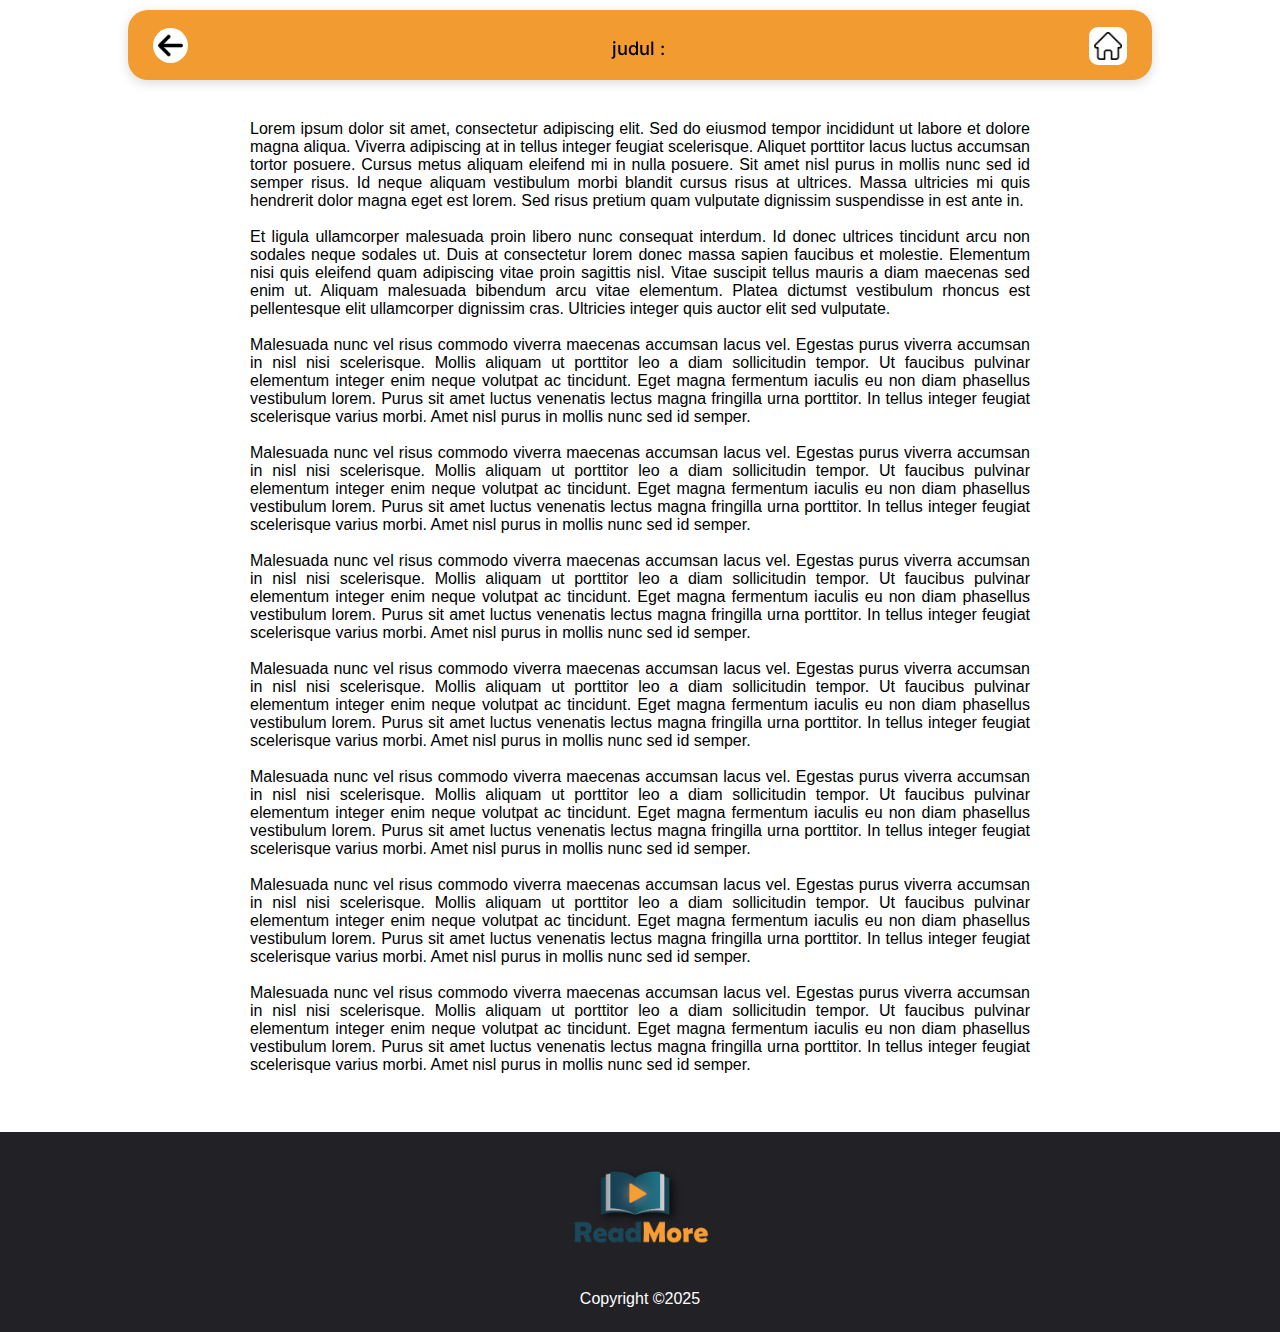
<file: Halaman-1.html>
<!DOCTYPE html>
<html lang="en">
<head>
    <meta charset="UTF-8">
    <meta name="viewport" content="width=device-width, initial-scale=1.0">
    <title>ReadMore</title>
    <link rel="stylesheet" href="style.css">
    <link rel="stylesheet" href="mobile.css">
</head>
<body>
    <seciton class="header-halaman">
        <div class="container-halaman">
            <a href="index.html" target="_parent" class="img-kiri">
                <img src="../Assets/project/icon/arrow.png" alt="">
            </a>
    
            <div class="middle-text">
                <p>
                    judul :
                </p>
            </div>
            <a href="index.html" class="img-kanan">
                <img src="../Assets/project/icon/home.png" alt="">
            </a>
        </div>
    </seciton>

    <section class="paragraf">
        <p>Lorem ipsum dolor sit amet, consectetur adipiscing elit. Sed do eiusmod tempor incididunt ut labore et dolore magna aliqua. Viverra adipiscing at in tellus integer feugiat scelerisque. Aliquet porttitor lacus luctus accumsan tortor posuere. Cursus metus aliquam eleifend mi in nulla posuere. Sit amet nisl purus in mollis nunc sed id semper risus. Id neque aliquam vestibulum morbi blandit cursus risus at ultrices. Massa ultricies mi quis hendrerit dolor magna eget est lorem. Sed risus pretium quam vulputate dignissim suspendisse in est ante in.<br><br>
        Et ligula ullamcorper malesuada proin libero nunc consequat interdum. Id donec ultrices tincidunt arcu non sodales neque sodales ut. Duis at consectetur lorem donec massa sapien faucibus et molestie. Elementum nisi quis eleifend quam adipiscing vitae proin sagittis nisl. Vitae suscipit tellus mauris a diam maecenas sed enim ut. Aliquam malesuada bibendum arcu vitae elementum. Platea dictumst vestibulum rhoncus est pellentesque elit ullamcorper dignissim cras. Ultricies integer quis auctor elit sed vulputate.<br><br>
        Malesuada nunc vel risus commodo viverra maecenas accumsan lacus vel. Egestas purus viverra accumsan in nisl nisi scelerisque. Mollis aliquam ut porttitor leo a diam sollicitudin tempor. Ut faucibus pulvinar elementum integer enim neque volutpat ac tincidunt. Eget magna fermentum iaculis eu non diam phasellus vestibulum lorem. Purus sit amet luctus venenatis lectus magna fringilla urna porttitor. In tellus integer feugiat scelerisque varius morbi. Amet nisl purus in mollis nunc sed id semper.<br><br></p>
        Malesuada nunc vel risus commodo viverra maecenas accumsan lacus vel. Egestas purus viverra accumsan in nisl nisi scelerisque. Mollis aliquam ut porttitor leo a diam sollicitudin tempor. Ut faucibus pulvinar elementum integer enim neque volutpat ac tincidunt. Eget magna fermentum iaculis eu non diam phasellus vestibulum lorem. Purus sit amet luctus venenatis lectus magna fringilla urna porttitor. In tellus integer feugiat scelerisque varius morbi. Amet nisl purus in mollis nunc sed id semper.<br><br></p>
        Malesuada nunc vel risus commodo viverra maecenas accumsan lacus vel. Egestas purus viverra accumsan in nisl nisi scelerisque. Mollis aliquam ut porttitor leo a diam sollicitudin tempor. Ut faucibus pulvinar elementum integer enim neque volutpat ac tincidunt. Eget magna fermentum iaculis eu non diam phasellus vestibulum lorem. Purus sit amet luctus venenatis lectus magna fringilla urna porttitor. In tellus integer feugiat scelerisque varius morbi. Amet nisl purus in mollis nunc sed id semper.<br><br></p>
        Malesuada nunc vel risus commodo viverra maecenas accumsan lacus vel. Egestas purus viverra accumsan in nisl nisi scelerisque. Mollis aliquam ut porttitor leo a diam sollicitudin tempor. Ut faucibus pulvinar elementum integer enim neque volutpat ac tincidunt. Eget magna fermentum iaculis eu non diam phasellus vestibulum lorem. Purus sit amet luctus venenatis lectus magna fringilla urna porttitor. In tellus integer feugiat scelerisque varius morbi. Amet nisl purus in mollis nunc sed id semper.<br><br></p>
        Malesuada nunc vel risus commodo viverra maecenas accumsan lacus vel. Egestas purus viverra accumsan in nisl nisi scelerisque. Mollis aliquam ut porttitor leo a diam sollicitudin tempor. Ut faucibus pulvinar elementum integer enim neque volutpat ac tincidunt. Eget magna fermentum iaculis eu non diam phasellus vestibulum lorem. Purus sit amet luctus venenatis lectus magna fringilla urna porttitor. In tellus integer feugiat scelerisque varius morbi. Amet nisl purus in mollis nunc sed id semper.<br><br></p>
        Malesuada nunc vel risus commodo viverra maecenas accumsan lacus vel. Egestas purus viverra accumsan in nisl nisi scelerisque. Mollis aliquam ut porttitor leo a diam sollicitudin tempor. Ut faucibus pulvinar elementum integer enim neque volutpat ac tincidunt. Eget magna fermentum iaculis eu non diam phasellus vestibulum lorem. Purus sit amet luctus venenatis lectus magna fringilla urna porttitor. In tellus integer feugiat scelerisque varius morbi. Amet nisl purus in mollis nunc sed id semper.<br><br></p>
        Malesuada nunc vel risus commodo viverra maecenas accumsan lacus vel. Egestas purus viverra accumsan in nisl nisi scelerisque. Mollis aliquam ut porttitor leo a diam sollicitudin tempor. Ut faucibus pulvinar elementum integer enim neque volutpat ac tincidunt. Eget magna fermentum iaculis eu non diam phasellus vestibulum lorem. Purus sit amet luctus venenatis lectus magna fringilla urna porttitor. In tellus integer feugiat scelerisque varius morbi. Amet nisl purus in mollis nunc sed id semper.<br><br></p>
    </section>

    <footer>
        <img src="../Assets/project/Logo - design.png" alt="">
        <p>Copyright &copy;2025</p>
    </footer>

</body>
</html>
</file>
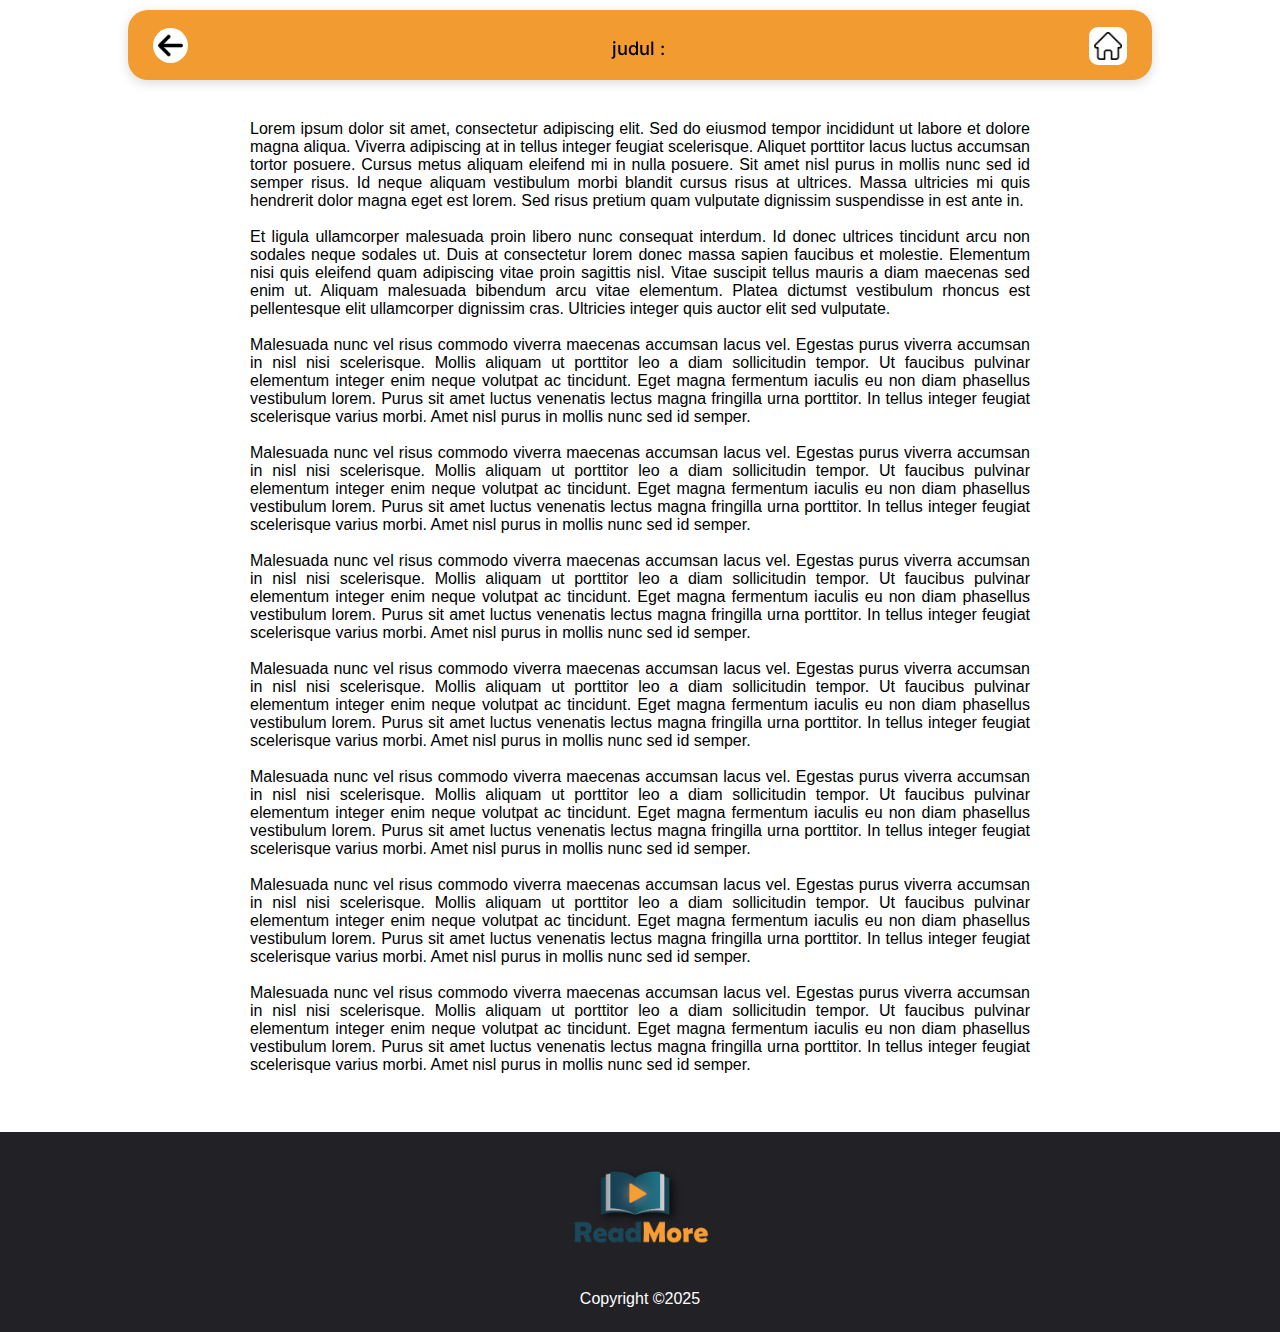
<file: Halaman-2.html>
<!DOCTYPE html>
<html lang="en">
<head>
    <meta charset="UTF-8">
    <meta name="viewport" content="width=device-width, initial-scale=1.0">
    <title>ReadMore</title>
    <link rel="stylesheet" href="style.css">
    <link rel="stylesheet" href="mobile.css">
</head>
<body>
    <section class="header-halaman">
        <div class="container-halaman">
            <a href="explore.html" target="_parent" class="img-kiri">
                <img src="../Assets/project/icon/arrow.png" alt="">
            </a>
    
            <div class="middle-text">
                <p>
                    judul :
                </p>
            </div>
            <a href="index.html" class="img-kanan">
                <img src="../Assets/project/icon/home.png" alt="">
            </a>
        </div>
    </section>

    <section class="paragraf">
        <p>Lorem ipsum dolor sit amet, consectetur adipiscing elit. Sed do eiusmod tempor incididunt ut labore et dolore magna aliqua. Viverra adipiscing at in tellus integer feugiat scelerisque. Aliquet porttitor lacus luctus accumsan tortor posuere. Cursus metus aliquam eleifend mi in nulla posuere. Sit amet nisl purus in mollis nunc sed id semper risus. Id neque aliquam vestibulum morbi blandit cursus risus at ultrices. Massa ultricies mi quis hendrerit dolor magna eget est lorem. Sed risus pretium quam vulputate dignissim suspendisse in est ante in.<br><br>
        Et ligula ullamcorper malesuada proin libero nunc consequat interdum. Id donec ultrices tincidunt arcu non sodales neque sodales ut. Duis at consectetur lorem donec massa sapien faucibus et molestie. Elementum nisi quis eleifend quam adipiscing vitae proin sagittis nisl. Vitae suscipit tellus mauris a diam maecenas sed enim ut. Aliquam malesuada bibendum arcu vitae elementum. Platea dictumst vestibulum rhoncus est pellentesque elit ullamcorper dignissim cras. Ultricies integer quis auctor elit sed vulputate.<br><br>
        Malesuada nunc vel risus commodo viverra maecenas accumsan lacus vel. Egestas purus viverra accumsan in nisl nisi scelerisque. Mollis aliquam ut porttitor leo a diam sollicitudin tempor. Ut faucibus pulvinar elementum integer enim neque volutpat ac tincidunt. Eget magna fermentum iaculis eu non diam phasellus vestibulum lorem. Purus sit amet luctus venenatis lectus magna fringilla urna porttitor. In tellus integer feugiat scelerisque varius morbi. Amet nisl purus in mollis nunc sed id semper.<br><br></p>
        Malesuada nunc vel risus commodo viverra maecenas accumsan lacus vel. Egestas purus viverra accumsan in nisl nisi scelerisque. Mollis aliquam ut porttitor leo a diam sollicitudin tempor. Ut faucibus pulvinar elementum integer enim neque volutpat ac tincidunt. Eget magna fermentum iaculis eu non diam phasellus vestibulum lorem. Purus sit amet luctus venenatis lectus magna fringilla urna porttitor. In tellus integer feugiat scelerisque varius morbi. Amet nisl purus in mollis nunc sed id semper.<br><br></p>
        Malesuada nunc vel risus commodo viverra maecenas accumsan lacus vel. Egestas purus viverra accumsan in nisl nisi scelerisque. Mollis aliquam ut porttitor leo a diam sollicitudin tempor. Ut faucibus pulvinar elementum integer enim neque volutpat ac tincidunt. Eget magna fermentum iaculis eu non diam phasellus vestibulum lorem. Purus sit amet luctus venenatis lectus magna fringilla urna porttitor. In tellus integer feugiat scelerisque varius morbi. Amet nisl purus in mollis nunc sed id semper.<br><br></p>
        Malesuada nunc vel risus commodo viverra maecenas accumsan lacus vel. Egestas purus viverra accumsan in nisl nisi scelerisque. Mollis aliquam ut porttitor leo a diam sollicitudin tempor. Ut faucibus pulvinar elementum integer enim neque volutpat ac tincidunt. Eget magna fermentum iaculis eu non diam phasellus vestibulum lorem. Purus sit amet luctus venenatis lectus magna fringilla urna porttitor. In tellus integer feugiat scelerisque varius morbi. Amet nisl purus in mollis nunc sed id semper.<br><br></p>
        Malesuada nunc vel risus commodo viverra maecenas accumsan lacus vel. Egestas purus viverra accumsan in nisl nisi scelerisque. Mollis aliquam ut porttitor leo a diam sollicitudin tempor. Ut faucibus pulvinar elementum integer enim neque volutpat ac tincidunt. Eget magna fermentum iaculis eu non diam phasellus vestibulum lorem. Purus sit amet luctus venenatis lectus magna fringilla urna porttitor. In tellus integer feugiat scelerisque varius morbi. Amet nisl purus in mollis nunc sed id semper.<br><br></p>
        Malesuada nunc vel risus commodo viverra maecenas accumsan lacus vel. Egestas purus viverra accumsan in nisl nisi scelerisque. Mollis aliquam ut porttitor leo a diam sollicitudin tempor. Ut faucibus pulvinar elementum integer enim neque volutpat ac tincidunt. Eget magna fermentum iaculis eu non diam phasellus vestibulum lorem. Purus sit amet luctus venenatis lectus magna fringilla urna porttitor. In tellus integer feugiat scelerisque varius morbi. Amet nisl purus in mollis nunc sed id semper.<br><br></p>
        Malesuada nunc vel risus commodo viverra maecenas accumsan lacus vel. Egestas purus viverra accumsan in nisl nisi scelerisque. Mollis aliquam ut porttitor leo a diam sollicitudin tempor. Ut faucibus pulvinar elementum integer enim neque volutpat ac tincidunt. Eget magna fermentum iaculis eu non diam phasellus vestibulum lorem. Purus sit amet luctus venenatis lectus magna fringilla urna porttitor. In tellus integer feugiat scelerisque varius morbi. Amet nisl purus in mollis nunc sed id semper.<br><br></p>
    </section>

    <footer>
        <img src="../Assets/project/Logo - design.png" alt="">
        <p>Copyright &copy;2025</p>
    </footer>

</body>
</html>
</file>
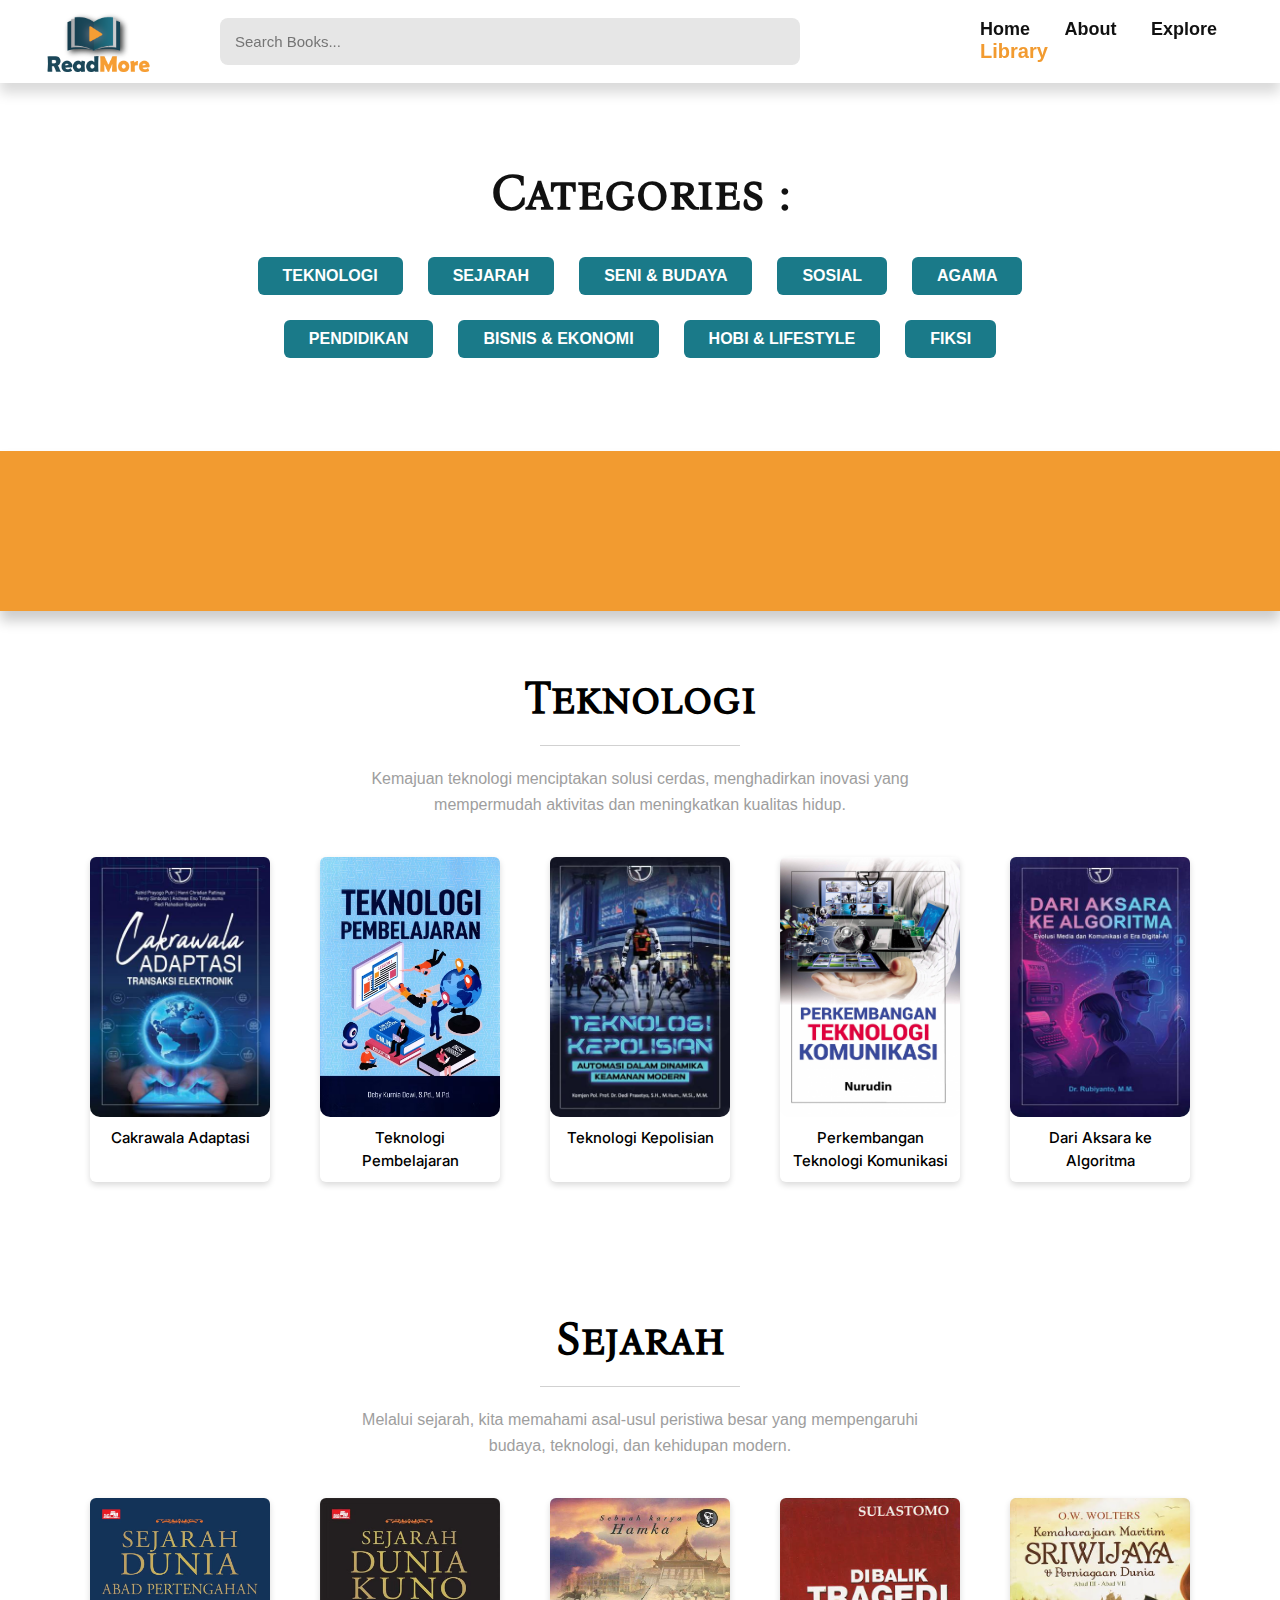
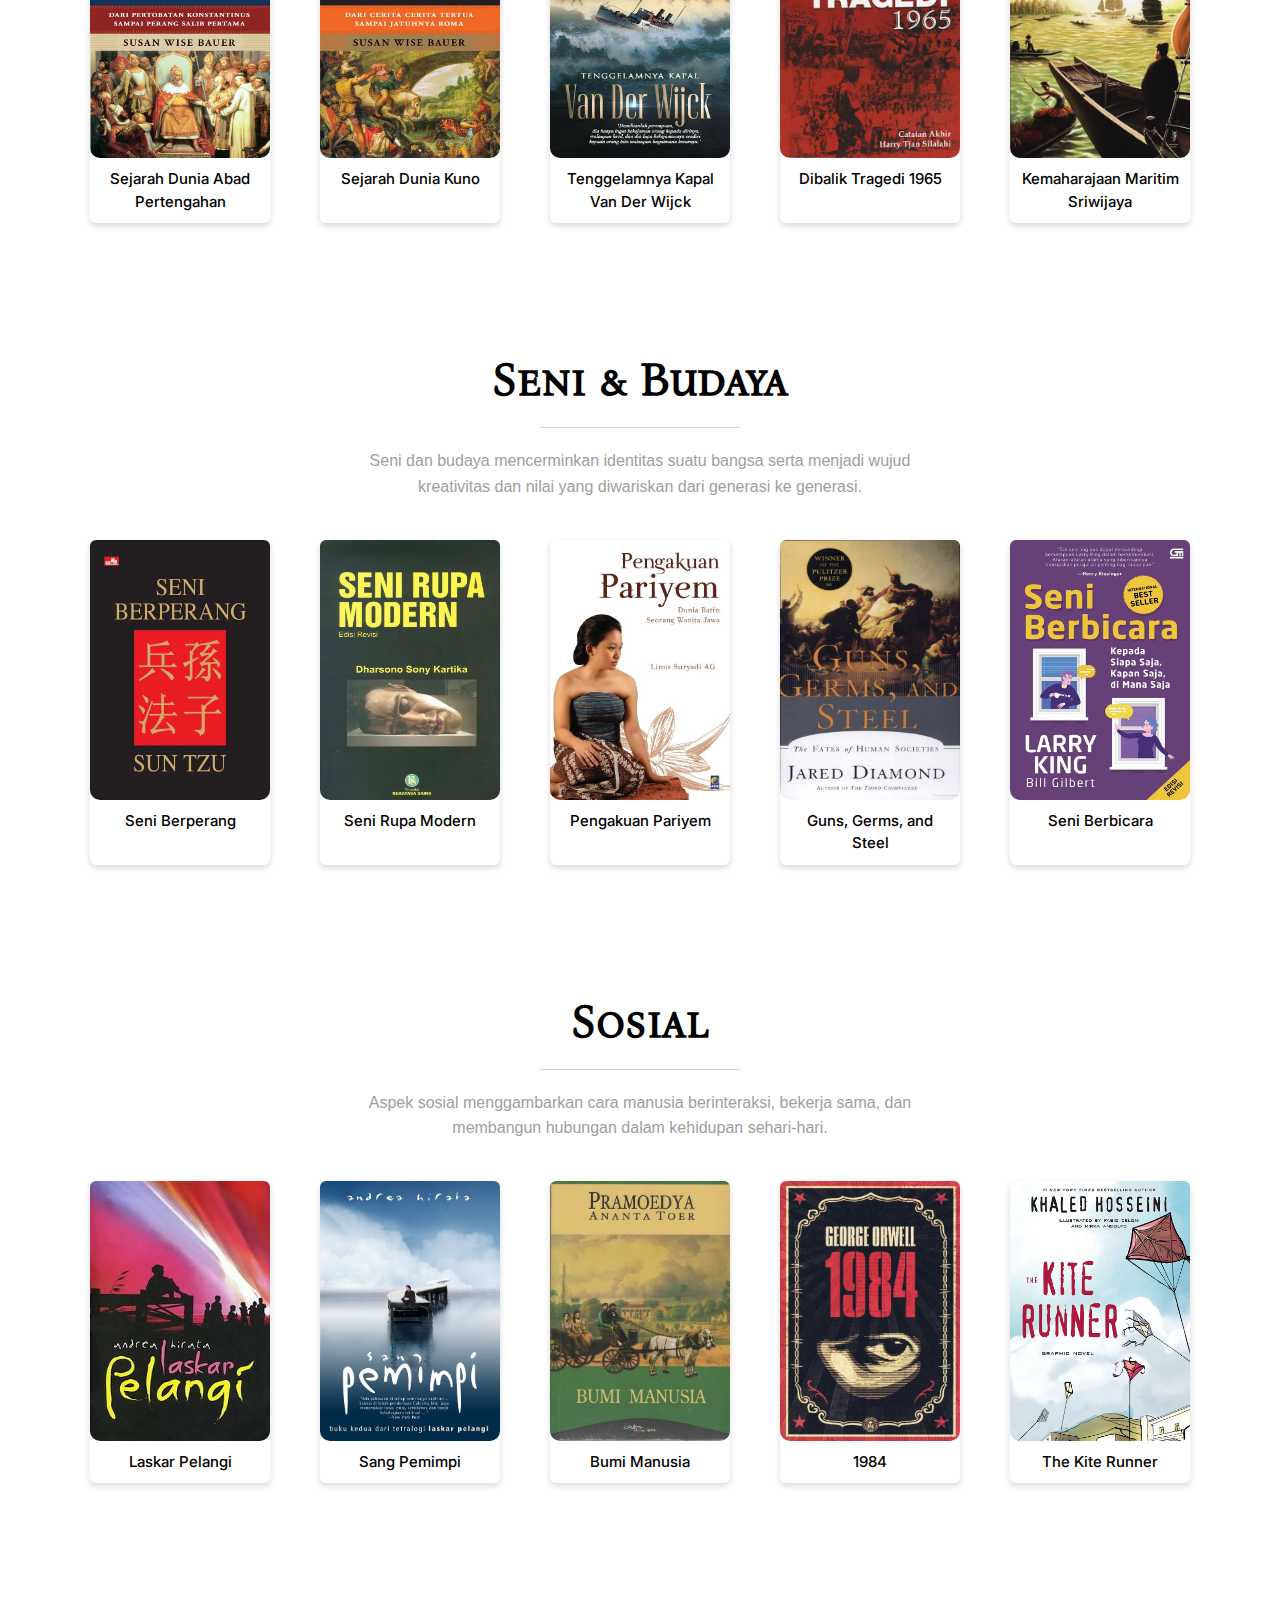
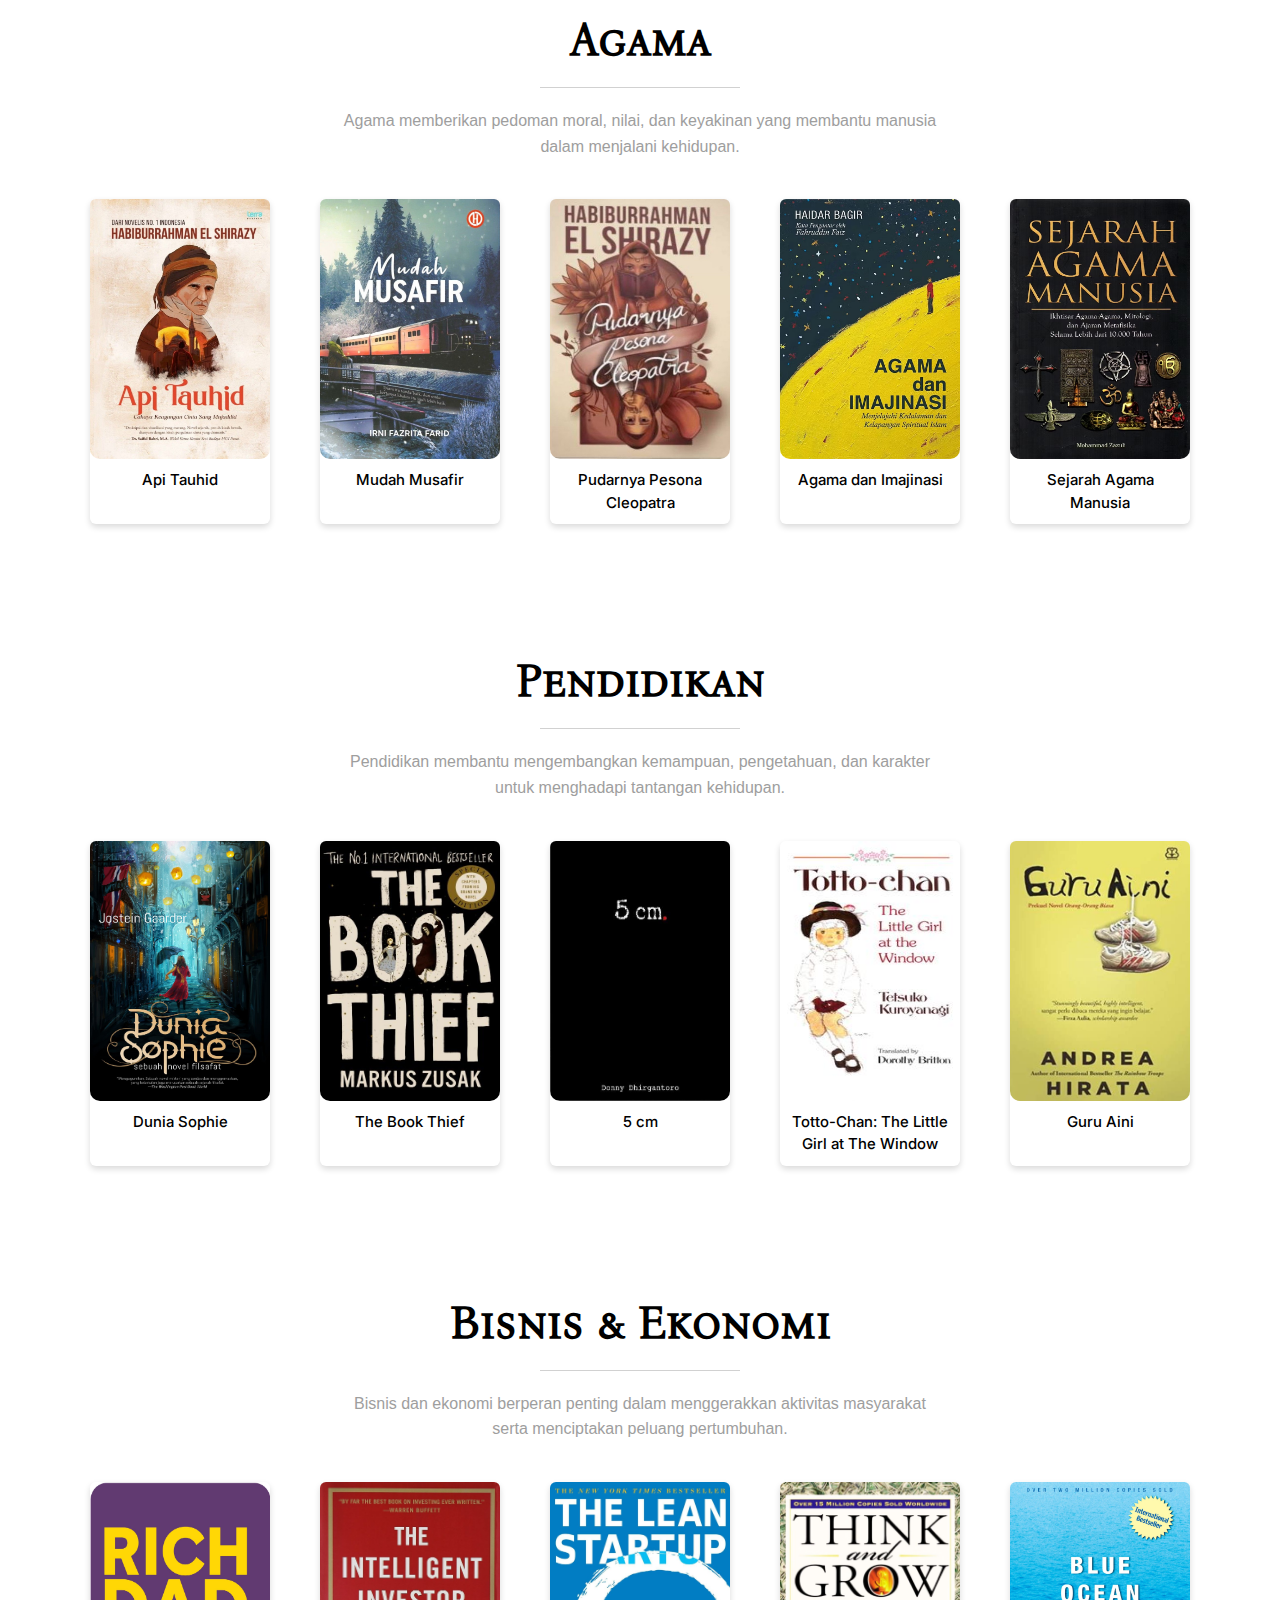
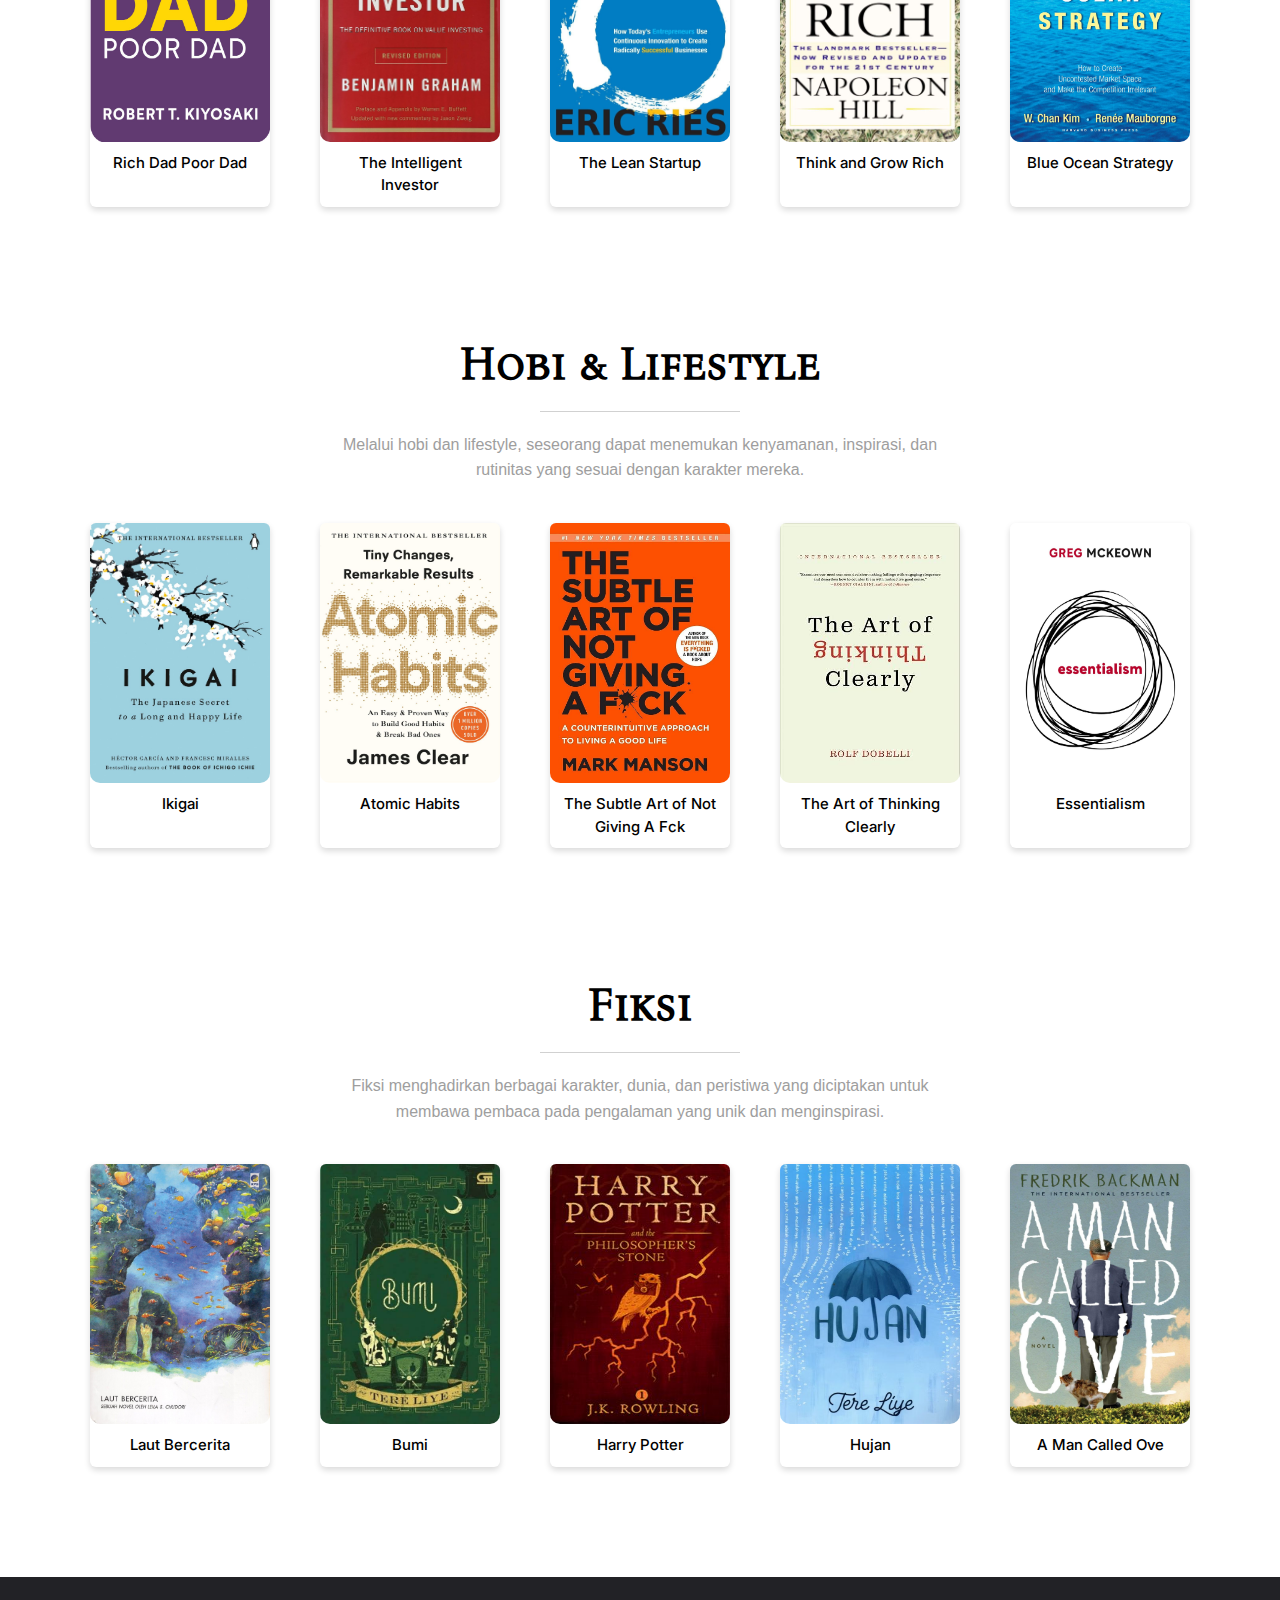
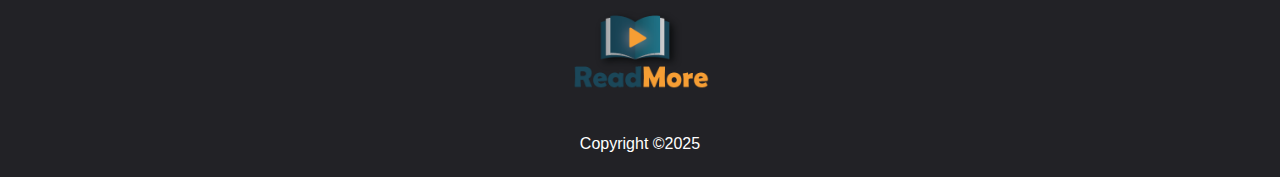
<file: Library.html>
<!DOCTYPE html>
<html lang="en">

<head>
    <meta charset="UTF-8">
    <meta name="viewport" content="width=device-width, initial-scale=1.0">
    <title>Library</title>
    <link rel="stylesheet" href="style.css">
    <link rel="stylesheet" href="mobile.css">
</head>

<body>
    <div id="page-loader">
        <div class="loader"></div>
    </div>
    
    <header class="header-library">
        <div class="logo-library">
            <img src="../Assets/project/Logo - design.png" alt="logo">
        </div>
        <div class="search-container-library">
            <div style="width: 100%;">
                <input type="text" placeholder="Search Books...">
            </div>
        </div>

        <nav class="navbar-library">
            <a href="index.html">Home</a>
            <a href="about.html">About</a>
            <a href="explore.html">Explore</a>
            <a href="library.html" class="active">Library</a>
        </nav>
    </header>

    <header class="header-m">
        <img src="../Assets/project/10.png" alt="logo">
    </header>

    <!-- ***SEARCH MOBILE*** -->
        <div class="search-container-library-m">
            <div style="width: 100%;">
                <input type="text" placeholder="Search Books...">
            </div>
        </div>

    <section class="hero-library">
        <div class="hero-content-library">
            <h1>Categories :</h1>
            <div class="categories-library">
                <a href="#teknologi">TEKNOLOGI</a>
                <a href="#sejarah">SEJARAH</a>
                <a href="#seni_budaya">SENI & BUDAYA</a>
                <a href="#sosial">SOSIAL</a>
                <a href="#agama">AGAMA</a>
                <a href="#pendidikan">PENDIDIKAN</a>
                <a href="#bisnis_ekonomi">BISNIS & EKONOMI</a>
                <a href="#hobi">HOBI & LIFESTYLE</a>
                <a href="#fiksi">FIKSI</a>
            </div>
        </div>
    </section>

    <nav class="bottom-nav">
        <a href="index.html" class="nav-item">
            <span>Home</span>
        </a>
        <a href="about.html" class="">
            <span>About</span>
        </a>
        <a href="explore.html" class="">
            <span>Explore</span>
        </a>
        <a href="#" class="active">
            <span>Library</span>
        </a>
    </nav>

    <section class="impact-section-2"></section>

    <section class="new-uploaded" id="teknologi">
        <h1>Teknologi</h1>
        <hr class="divider">
        <p class="description">
            Kemajuan teknologi menciptakan solusi cerdas, menghadirkan inovasi yang mempermudah aktivitas dan
            meningkatkan kualitas hidup.
        </p>
        <div class="book-container">
            <div class="book">
                <img src="../Assets/project/teknologi/1.jpg" alt="Cakrawala Adaptasi" />
                <a href="Halaman-3.html?id=teknologi-1" class="overlay">
                    <img src="../Assets/project/Play.png" alt="">
                    <span>Baca</span>
                </a>
                <p>Cakrawala Adaptasi</p>
            </div>
            <div class="book">
                <img src="../Assets/project/teknologi/5.png" alt="Teknologi Pembelajaran" />
                <a href="Halaman-3.html?id=teknologi-5" class="overlay">
                    <img src="../Assets/project/Play.png" alt="">
                    <span>Baca</span>
                </a>
                <p>Teknologi Pembelajaran</p>
            </div>
            <div class="book">
                <img src="../Assets/project/teknologi/3.jpg" alt="Teknologi Kepolisian" />
                <a href="Halaman-3.html?id=teknologi-3" class="overlay">
                    <img src="../Assets/project/Play.png" alt="">
                    <span>Baca</span>
                </a>
                <p>Teknologi Kepolisian</p>
            </div>
            <div class="book">
                <img src="../Assets/project/teknologi/4.jpg" alt="Perkembangan Teknologi Komunikasi" />
                <a href="Halaman-3.html?id=teknologi-4" class="overlay">
                    <img src="../Assets/project/Play.png" alt="">
                    <span>Baca</span>
                </a>
                <p>Perkembangan Teknologi Komunikasi</p>
            </div>
            <div class="book">
                <img src="../Assets/project/teknologi/2.jpg" alt="Dari Aksara ke Algoritma" />
                <a href="Halaman-3.html?id=teknologi-2" class="overlay">
                    <img src="../Assets/project/Play.png" alt="">
                    <span>Baca</span>
                </a>
                <p>Dari Aksara ke Algoritma</p>
            </div>
        </div>
    </section>

    <section class="new-uploaded" id="sejarah">
        <h1>Sejarah</h1>
        <hr class="divider">
        <p class="description">
            Melalui sejarah, kita memahami asal-usul peristiwa besar yang mempengaruhi budaya, teknologi, dan kehidupan
            modern.
        </p>
        <div class="book-container">
            <div class="book">
                <img src="../Assets/project/sejarah/1.png" alt="Sejarah Dunia Abad Pertengahan" />
                <a href="Halaman-3.html?id=sejarah-1" class="overlay">
                    <img src="../Assets/project/Play.png" alt="">
                    <span>Baca</span>
                </a>
                <p>Sejarah Dunia Abad Pertengahan</p>
            </div>
            <div class="book">
                <img src="../Assets/project/sejarah/2.png" alt="Sejarah Dunia Kuno" />
                <a href="Halaman-3.html?id=sejarah-2" class="overlay">
                    <img src="../Assets/project/Play.png" alt="">
                    <span>Baca</span>
                </a>
                <p>Sejarah Dunia Kuno</p>
            </div>
            <div class="book">
                <img src="../Assets/project/sejarah/3.jpg" alt="Tenggelamnya Kapal Van Der Wijck" />
                <a href="Halaman-3.html?id=sejarah-3" class="overlay">
                    <img src="../Assets/project/Play.png" alt="">
                    <span>Baca</span>
                </a>
                <p>Tenggelamnya Kapal Van Der Wijck</p>
            </div>
            <div class="book">
                <img src="../Assets/project/sejarah/4.jpg" alt="Dibalik Tragedi 1965" />
                <a href="Halaman-3.html?id=sejarah-4" class="overlay">
                    <img src="../Assets/project/Play.png" alt="">
                    <span>Baca</span>
                </a>
                <p>Dibalik Tragedi 1965</p>
            </div>
            <div class="book">
                <img src="../Assets/project/sejarah/5.jpg" alt="Kemaharajaan Maritim Sriwijaya" />
                <a href="Halaman-3.html?id=sejarah-5" class="overlay">
                    <img src="../Assets/project/Play.png" alt="">
                    <span>Baca</span>
                </a>
                <p>Kemaharajaan Maritim Sriwijaya</p>
            </div>
        </div>
    </section>

    <section class="new-uploaded" id="seni_budaya">
        <h1>Seni & Budaya</h1>
        <hr class="divider">
        <p class="description">
            Seni dan budaya mencerminkan identitas suatu bangsa serta menjadi wujud kreativitas dan nilai yang
            diwariskan dari generasi ke generasi.
        </p>
        <div class="book-container">
            <div class="book">
                <img src="../Assets/project/seni/1.png" alt="Seni Berperang" />
                <a href="Halaman-3.html?id=seni_budaya-1" class="overlay">
                    <img src="../Assets/project/Play.png" alt="">
                    <span>Baca</span>
                </a>
                <p>Seni Berperang</p>
            </div>
            <div class="book">
                <img src="../Assets/project/seni/2.png" alt="Seni Rupa Modern" />
                <a href="Halaman-3.html?id=seni_budaya-2" class="overlay">
                    <img src="../Assets/project/Play.png" alt="">
                    <span>Baca</span>
                </a>
                <p>Seni Rupa Modern</p>
            </div>
            <div class="book">
                <img src="../Assets/project/seni/3.jpg" alt="Pengakuan Pariyem" />
                <a href="Halaman-3.html?id=seni_budaya-3" class="overlay">
                    <img src="../Assets/project/Play.png" alt="">
                    <span>Baca</span>
                </a>
                <p>Pengakuan Pariyem</p>
            </div>
            <div class="book">
                <img src="../Assets/project/seni/4.jpg" alt="Guns, Germs, and Steel" />
                <a href="Halaman-3.html?id=seni_budaya-4" class="overlay">
                    <img src="../Assets/project/Play.png" alt="">
                    <span>Baca</span>
                </a>
                <p>Guns, Germs, and Steel</p>
            </div>
            <div class="book">
                <img src="../Assets/project/seni/5.png" alt="Seni Berbicara" />
                <a href="Halaman-3.html?id=seni_budaya-5" class="overlay">
                    <img src="../Assets/project/Play.png" alt="">
                    <span>Baca</span>
                </a>
                <p>Seni Berbicara</p>
            </div>
        </div>
    </section>

    <section class="new-uploaded" id="sosial">
        <h1>Sosial</h1>
        <hr class="divider">
        <p class="description">
            Aspek sosial menggambarkan cara manusia berinteraksi, bekerja sama, dan membangun hubungan dalam kehidupan
            sehari-hari.
        </p>
        <div class="book-container">
            <div class="book">
                <img src="../Assets/project/sosial/1.jpg" alt="Laskar Pelangi" />
                <a href="Halaman-3.html?id=sosial-1" class="overlay">
                    <img src="../Assets/project/Play.png" alt="">
                    <span>Baca</span>
                </a>
                <p>Laskar Pelangi</p>
            </div>
            <div class="book">
                <img src="../Assets/project/sosial/2.jpg" alt="Sang Pemimpi" />
                <a href="Halaman-3.html?id=sosial-2" class="overlay">
                    <img src="../Assets/project/Play.png" alt="">
                    <span>Baca</span>
                </a>
                <p>Sang Pemimpi</p>
            </div>
            <div class="book">
                <img src="../Assets/project/sosial/3.jpg" alt="Bumi Manusia" />
                <a href="Halaman-3.html?id=sosial-3" class="overlay">
                    <img src="../Assets/project/Play.png" alt="">
                    <span>Baca</span>
                </a>
                <p>Bumi Manusia</p>
            </div>
            <div class="book">
                <img src="../Assets/project/sosial/4.jpg" alt="1984" />
                <a href="Halaman-3.html?id=sosial-4" class="overlay">
                    <img src="../Assets/project/Play.png" alt="">
                    <span>Baca</span>
                </a>
                <p>1984</p>
            </div>
            <div class="book">
                <img src="../Assets/project/sosial/5.jpg" alt="The Kite Runner" />
                <a href="Halaman-3.html?id=sosial-5" class="overlay">
                    <img src="../Assets/project/Play.png" alt="">
                    <span>Baca</span>
                </a>
                <p>The Kite Runner</p>
            </div>
        </div>
    </section>

    <section class="new-uploaded" id="agama">
        <h1>Agama</h1>
        <hr class="divider">
        <p class="description">
            Agama memberikan pedoman moral, nilai, dan keyakinan yang membantu manusia dalam menjalani kehidupan.
        </p>
        <div class="book-container">
            <div class="book">
                <img src="../Assets/project/agama/1.jpg" alt="Api Tauhid" />
                <a href="Halaman-3.html?id=agama-1" class="overlay">
                    <img src="../Assets/project/Play.png" alt="">
                    <span>Baca</span>
                </a>
                <p>Api Tauhid</p>
            </div>
            <div class="book">
                <img src="../Assets/project/agama/2.jpg" alt="Mudah Musafir" />
                <a href="Halaman-3.html?id=agama-2" class="overlay">
                    <img src="../Assets/project/Play.png" alt="">
                    <span>Baca</span>
                </a>
                <p>Mudah Musafir</p>
            </div>
            <div class="book">
                <img src="../Assets/project/agama/3.jpg" alt="Pudarnya Pesona Cleopatra" />
                <a href="Halaman-3.html?id=agama-3" class="overlay">
                    <img src="../Assets/project/Play.png" alt="">
                    <span>Baca</span>
                </a>
                <p>Pudarnya Pesona Cleopatra</p>
            </div>
            <div class="book">
                <img src="../Assets/project/agama/4.png" alt="Agama dan Imajinasi" />
                <a href="Halaman-3.html?id=agama-4" class="overlay">
                    <img src="../Assets/project/Play.png" alt="">
                    <span>Baca</span>
                </a>
                <p>Agama dan Imajinasi</p>
            </div>
            <div class="book">
                <img src="../Assets/project/agama/5.png" alt="Sejarah Agama Manusia" />
                <a href="Halaman-3.html?id=agama-5" class="overlay">
                    <img src="../Assets/project/Play.png" alt="">
                    <span>Baca</span>
                </a>
                <p>Sejarah Agama Manusia</p>
            </div>
        </div>
    </section>

    <section class="new-uploaded" id="pendidikan">
        <h1>Pendidikan</h1>
        <hr class="divider">
        <p class="description">
            Pendidikan membantu mengembangkan kemampuan, pengetahuan, dan karakter untuk menghadapi tantangan kehidupan.
        </p>
        <div class="book-container">
            <div class="book">
                <img src="../Assets/project/pendidikan/1.jpg" alt="Dunia Sophie" />
                <a href="Halaman-3.html?id=pendidikan-1" class="overlay">
                    <img src="../Assets/project/Play.png" alt="">
                    <span>Baca</span>
                </a>
                <p>Dunia Sophie</p>
            </div>
            <div class="book">
                <img src="../Assets/project/pendidikan/2.jpg" alt="The Book Thief" />
                <a href="Halaman-3.html?id=pendidikan-2" class="overlay">
                    <img src="../Assets/project/Play.png" alt="">
                    <span>Baca</span>
                </a>
                <p>The Book Thief</p>
            </div>
            <div class="book">
                <img src="../Assets/project/pendidikan/3.jpg" alt="5 cm" />
                <a href="Halaman-3.html?id=pendidikan-3" class="overlay">
                    <img src="../Assets/project/Play.png" alt="">
                    <span>Baca</span>
                </a>
                <p>5 cm</p>
            </div>
            <div class="book">
                <img src="../Assets/project/pendidikan/4.jpg" alt="Totto-Chan: The Little Girl at The Window" />
                <a href="Halaman-3.html?id=pendidikan-4" class="overlay">
                    <img src="../Assets/project/Play.png" alt="">
                    <span>Baca</span>
                </a>
                <p>Totto-Chan: The Little Girl at The Window</p>
            </div>
            <div class="book">
                <img src="../Assets/project/pendidikan/5.jpg" alt="Guru Aini" />
                <a href="Halaman-3.html?id=pendidikan-5" class="overlay">
                    <img src="../Assets/project/Play.png" alt="">
                    <span>Baca</span>
                </a>
                <p>Guru Aini</p>
            </div>
        </div>
    </section>

    <section class="new-uploaded" id="bisnis_ekonomi">
        <h1>Bisnis & Ekonomi</h1>
        <hr class="divider">
        <p class="description">
            Bisnis dan ekonomi berperan penting dalam menggerakkan aktivitas masyarakat serta menciptakan peluang
            pertumbuhan.
        </p>
        <div class="book-container">
            <div class="book">
                <img src="../Assets/project/bisnis/1.jpg" alt="Rich Dad Poor Dad" />
                <a href="Halaman-3.html?id=bisnis_ekonomi-1" class="overlay">
                    <img src="../Assets/project/Play.png" alt="">
                    <span>Baca</span>
                </a>
                <p>Rich Dad Poor Dad</p>
            </div>
            <div class="book">
                <img src="../Assets/project/bisnis/2.jpg" alt="The Intelligent Investor" />
                <a href="Halaman-3.html?id=bisnis_ekonomi-2" class="overlay">
                    <img src="../Assets/project/Play.png" alt="">
                    <span>Baca</span>
                </a>
                <p>The Intelligent Investor</p>
            </div>
            <div class="book">
                <img src="../Assets/project/bisnis/3.jpg" alt="The Lean Startup" />
                <a href="Halaman-3.html?id=bisnis_ekonomi-3" class="overlay">
                    <img src="../Assets/project/Play.png" alt="">
                    <span>Baca</span>
                </a>
                <p>The Lean Startup</p>
            </div>
            <div class="book">
                <img src="../Assets/project/bisnis/4.jpg" alt="Think and Grow Rich" />
                <a href="Halaman-3.html?id=bisnis_ekonomi-4" class="overlay">
                    <img src="../Assets/project/Play.png" alt="">
                    <span>Baca</span>
                </a>
                <p>Think and Grow Rich</p>
            </div>
            <div class="book">
                <img src="../Assets/project/bisnis/5.jpg" alt="Blue Ocean Strategy" />
                <a href="Halaman-3.html?id=bisnis_ekonomi-5" class="overlay">
                    <img src="../Assets/project/Play.png" alt="">
                    <span>Baca</span>
                </a>
                <p>Blue Ocean Strategy</p>
            </div>
        </div>
    </section>

    <section class="new-uploaded" id="hobi">
        <h1>Hobi & Lifestyle</h1>
        <hr class="divider">
        <p class="description">
            Melalui hobi dan lifestyle, seseorang dapat menemukan kenyamanan, inspirasi, dan rutinitas yang sesuai
            dengan karakter mereka.
        </p>
        <div class="book-container">
            <div class="book">
                <img src="../Assets/project/hobi/1.jpg" alt="Ikigai" />
                <a href="Halaman-3.html?id=Hobi-1" class="overlay">
                    <img src="../Assets/project/Play.png" alt="">
                    <span>Baca</span>
                </a>
                <p>Ikigai</p>
            </div>
            <div class="book">
                <img src="../Assets/project/hobi/2.jpg" alt="Atomic Habits" />
                <a href="Halaman-3.html?id=Hobi-2" class="overlay">
                    <img src="../Assets/project/Play.png" alt="">
                    <span>Baca</span>
                </a>
                <p>Atomic Habits</p>
            </div>
            <div class="book">
                <img src="../Assets/project/hobi/3.jpg" alt="The Subtle Art of Not Giving A Fck" />
                <a href="Halaman-3.html?id=Hobi-3" class="overlay">
                    <img src="../Assets/project/Play.png" alt="">
                    <span>Baca</span>
                </a>
                <p>The Subtle Art of Not Giving A Fck</p>
            </div>
            <div class="book">
                <img src="../Assets/project/hobi/4.jpg" alt="The Art of Thinking Clearly" />
                <a href="Halaman-3.html?id=Hobi-4" class="overlay">
                    <img src="../Assets/project/Play.png" alt="">
                    <span>Baca</span>
                </a>
                <p>The Art of Thinking Clearly</p>
            </div>
            <div class="book">
                <img src="../Assets/project/hobi/5.jpg" alt="Essentialism" />
                <a href="Halaman-3.html?id=Hobi-5" class="overlay">
                    <img src="../Assets/project/Play.png" alt="">
                    <span>Baca</span>
                </a>
                <p>Essentialism</p>
            </div>
        </div>
    </section>

    <section class="new-uploaded" id="fiksi">
        <h1>Fiksi</h1>
        <hr class="divider">
        <p class="description">
            Fiksi menghadirkan berbagai karakter, dunia, dan peristiwa yang diciptakan untuk membawa pembaca pada
            pengalaman yang unik dan menginspirasi.
        </p>
        <div class="book-container">
            <div class="book">
                <img src="../Assets/project/fiksi/1.jpg" alt="Laut Bercerita" />
                <a href="Halaman-3.html?id=fiksi-1" class="overlay">
                    <img src="../Assets/project/Play.png" alt="">
                    <span>Baca</span>
                </a>
                <p>Laut Bercerita</p>
            </div>
            <div class="book">
                <img src="../Assets/project/fiksi/2.jpg" alt="Bumi" />
                <a href="Halaman-3.html?id=fiksi-2" class="overlay">
                    <img src="../Assets/project/Play.png" alt="">
                    <span>Baca</span>
                </a>
                <p>Bumi</p>
            </div>
            <div class="book">
                <img src="../Assets/project/fiksi/3.jpg" alt="Harry Potter" />
                <a href="Halaman-3.html?id=fiksi-3" class="overlay">
                    <img src="../Assets/project/Play.png" alt="">
                    <span>Baca</span>
                </a>
                <p>Harry Potter</p>
            </div>
            <div class="book">
                <img src="../Assets/project/fiksi/4.jpg" alt="Hujan" />
                <a href="Halaman-3.html?id=fiksi-4" class="overlay">
                    <img src="../Assets/project/Play.png" alt="">
                    <span>Baca</span>
                </a>
                <p>Hujan</p>
            </div>
            <div class="book">
                <img src="../Assets/project/fiksi/5.jpg" alt="A Man Called Ove" />
                <a href="Halaman-3.html?id=fiksi-5" class="overlay">
                    <img src="../Assets/project/Play.png" alt="">
                    <span>Baca</span>
                </a>
                <p>A Man Called Ove</p>
            </div>
        </div>
    </section>

    <footer>
        <img src="../Assets/project/Logo - design.png" alt="">
        <p>Copyright &copy;2025</p>
    </footer>

    <script src="books.js"></script>
    <script src="script.js"></script>
</body>

</html>
</file>
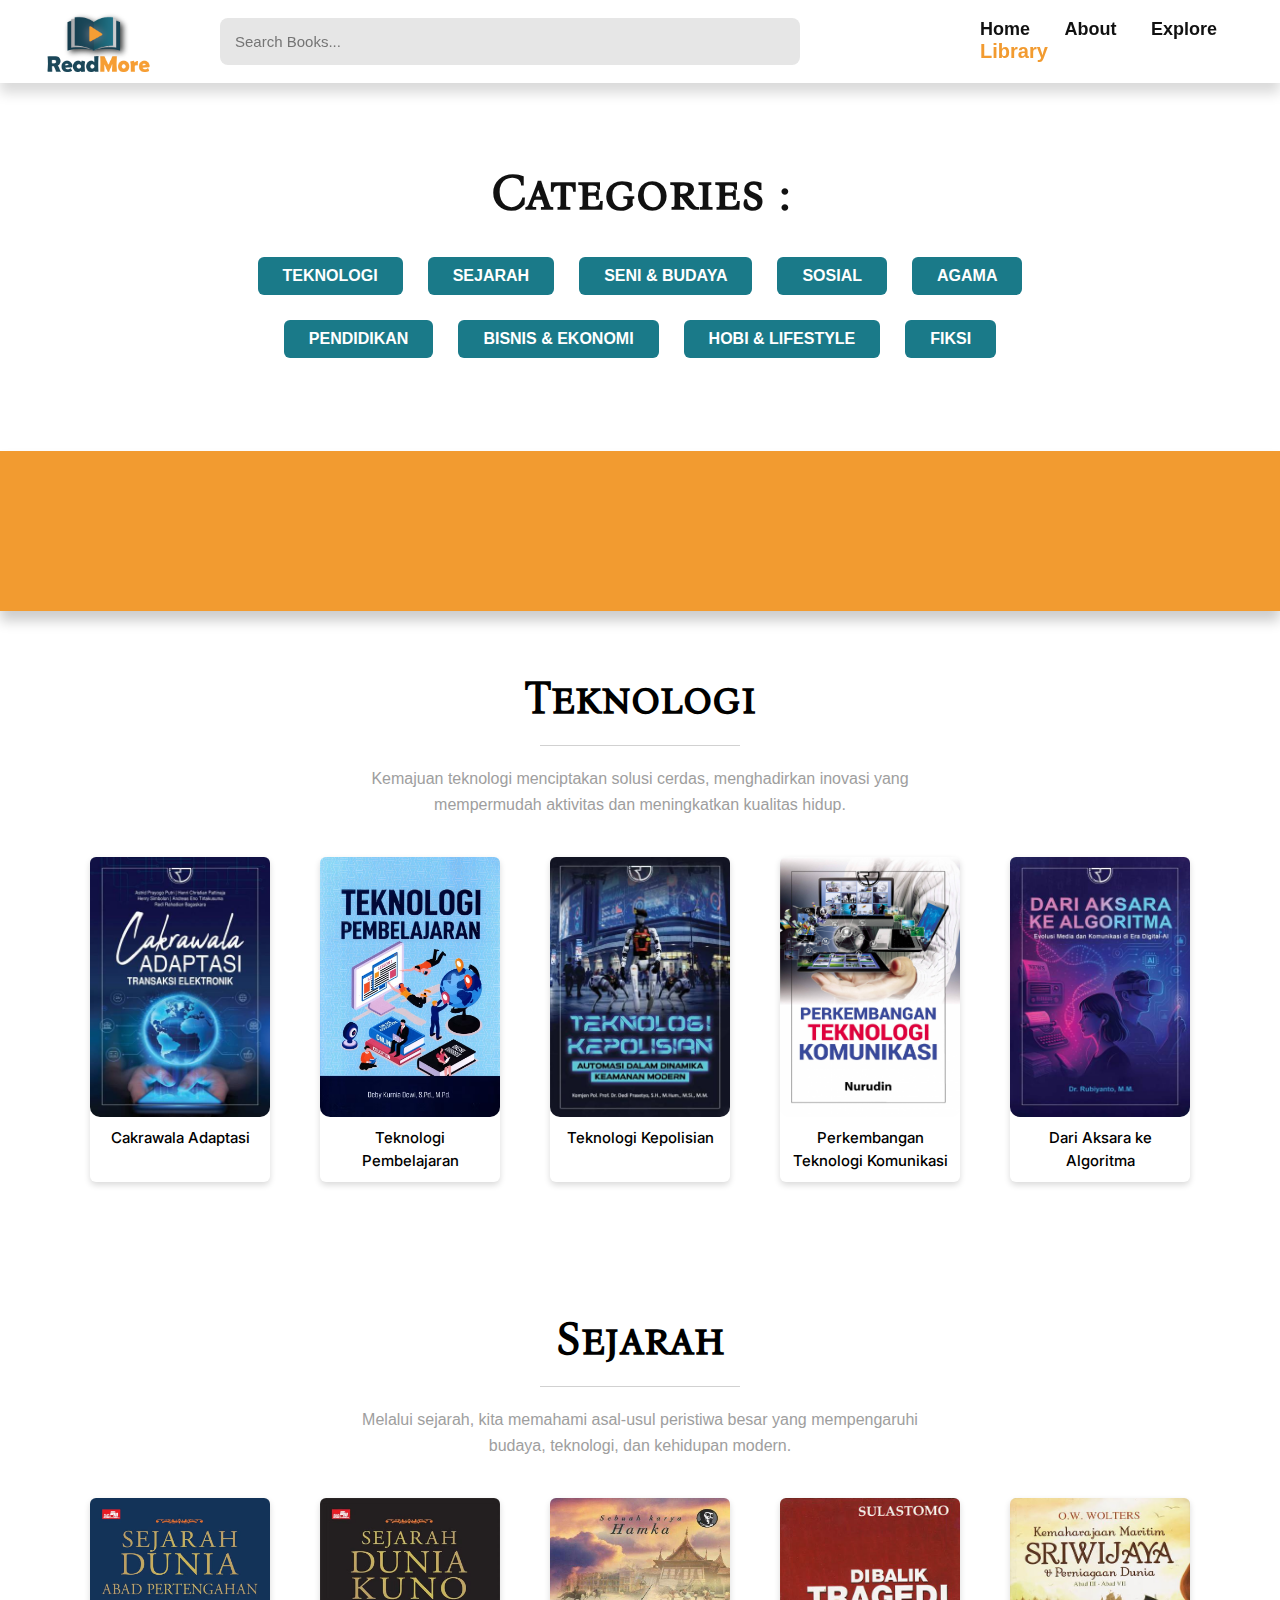
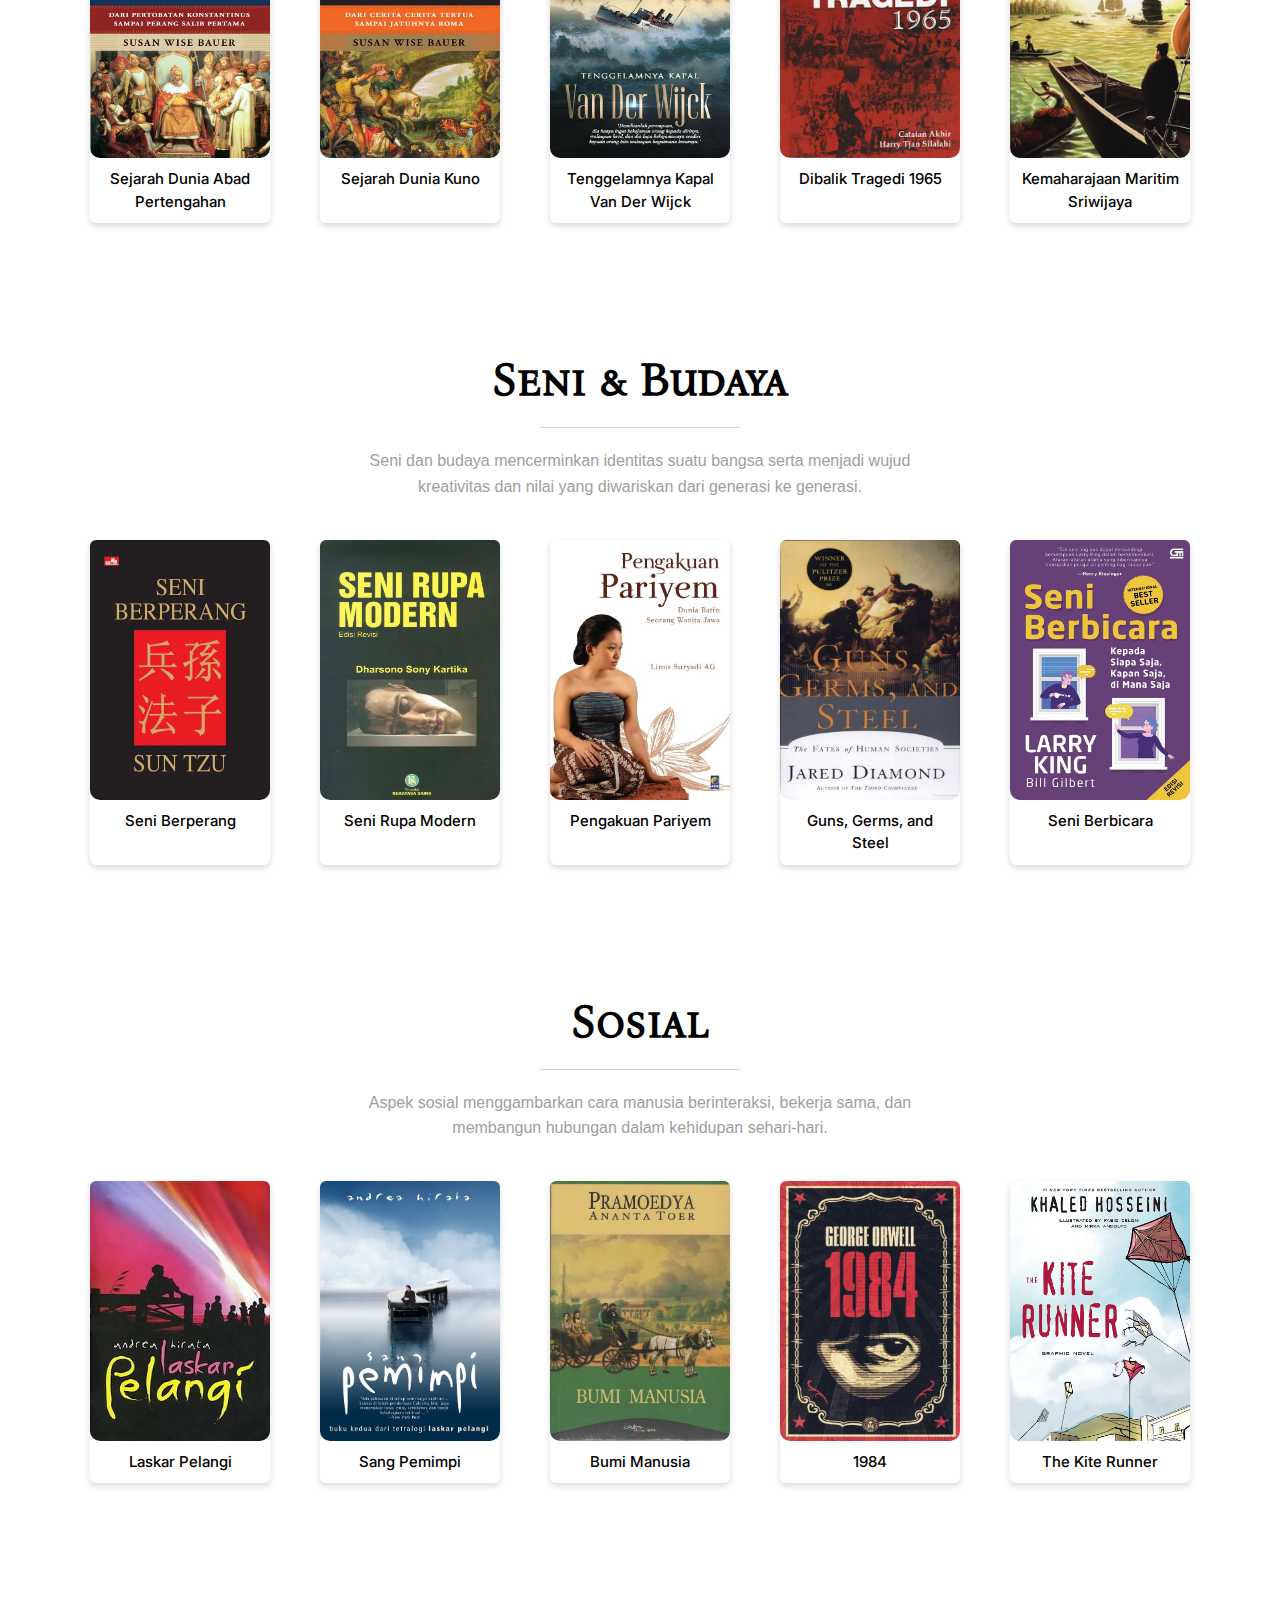
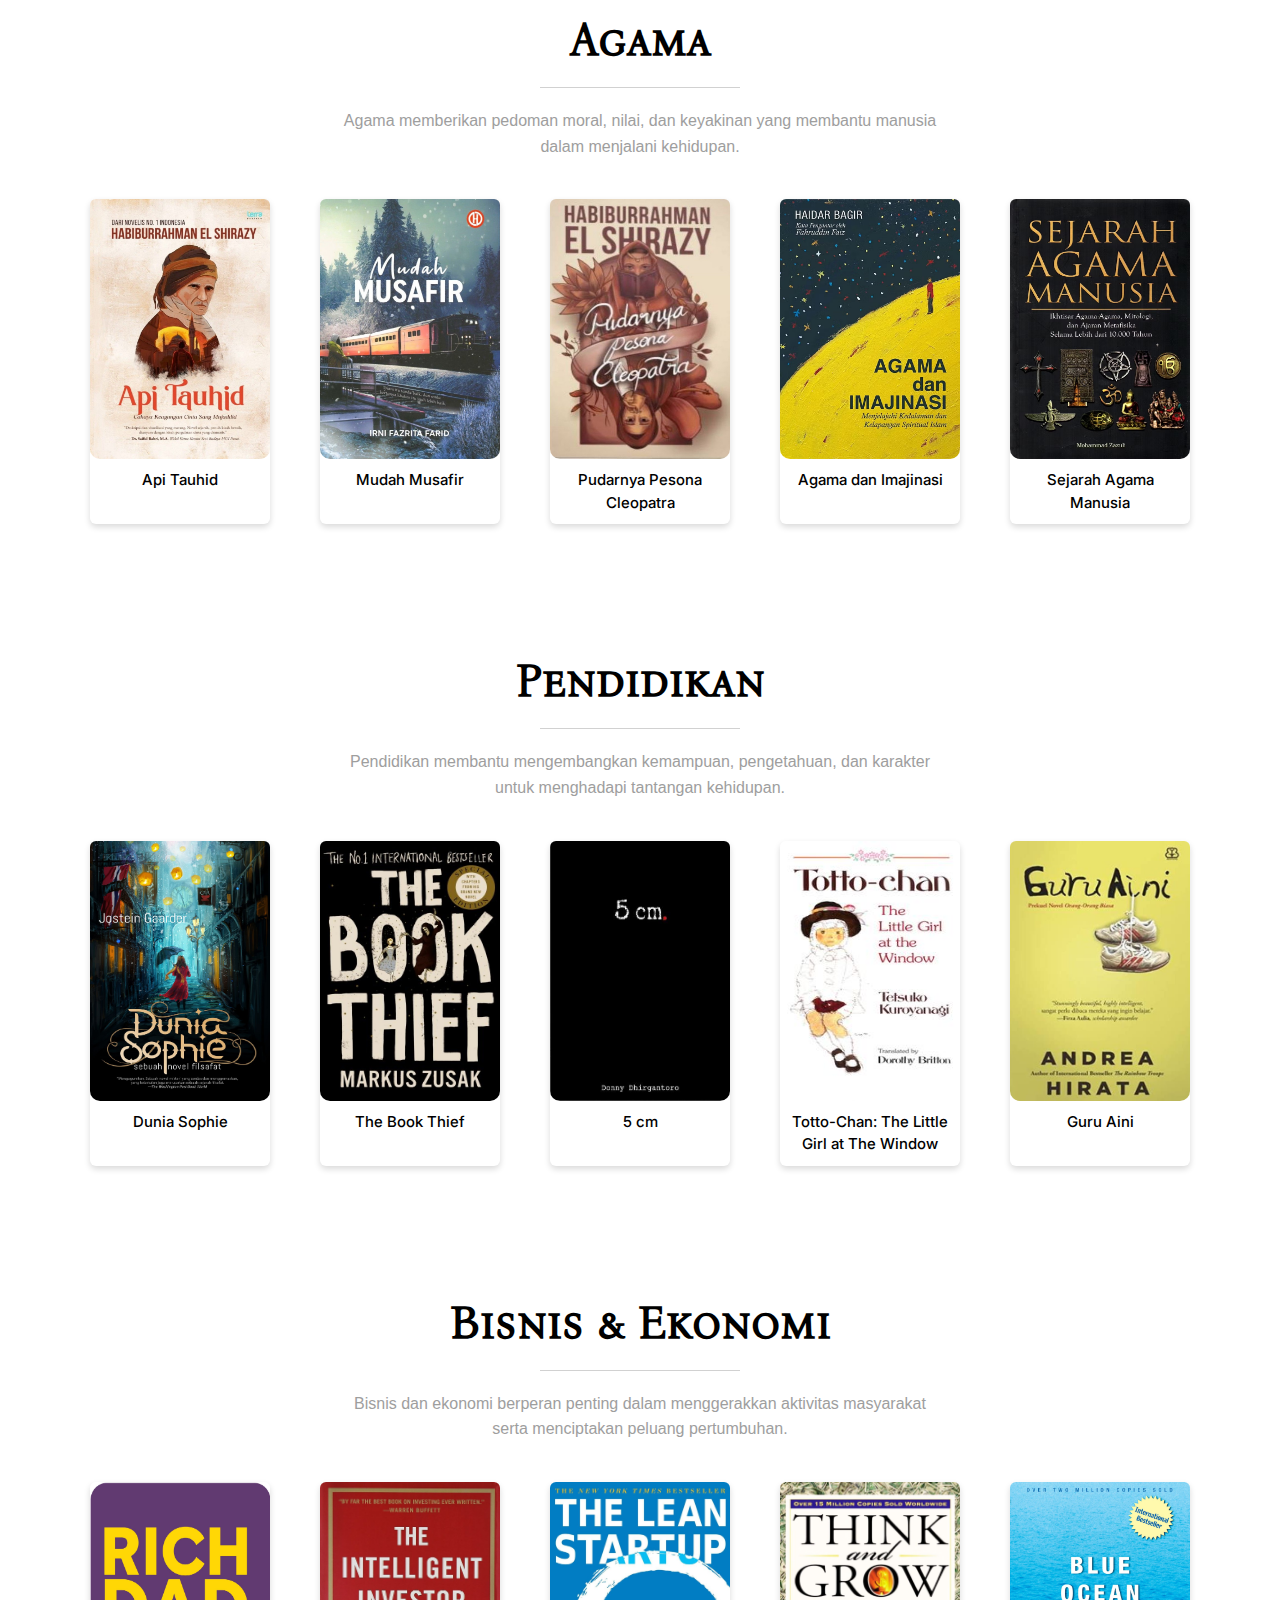
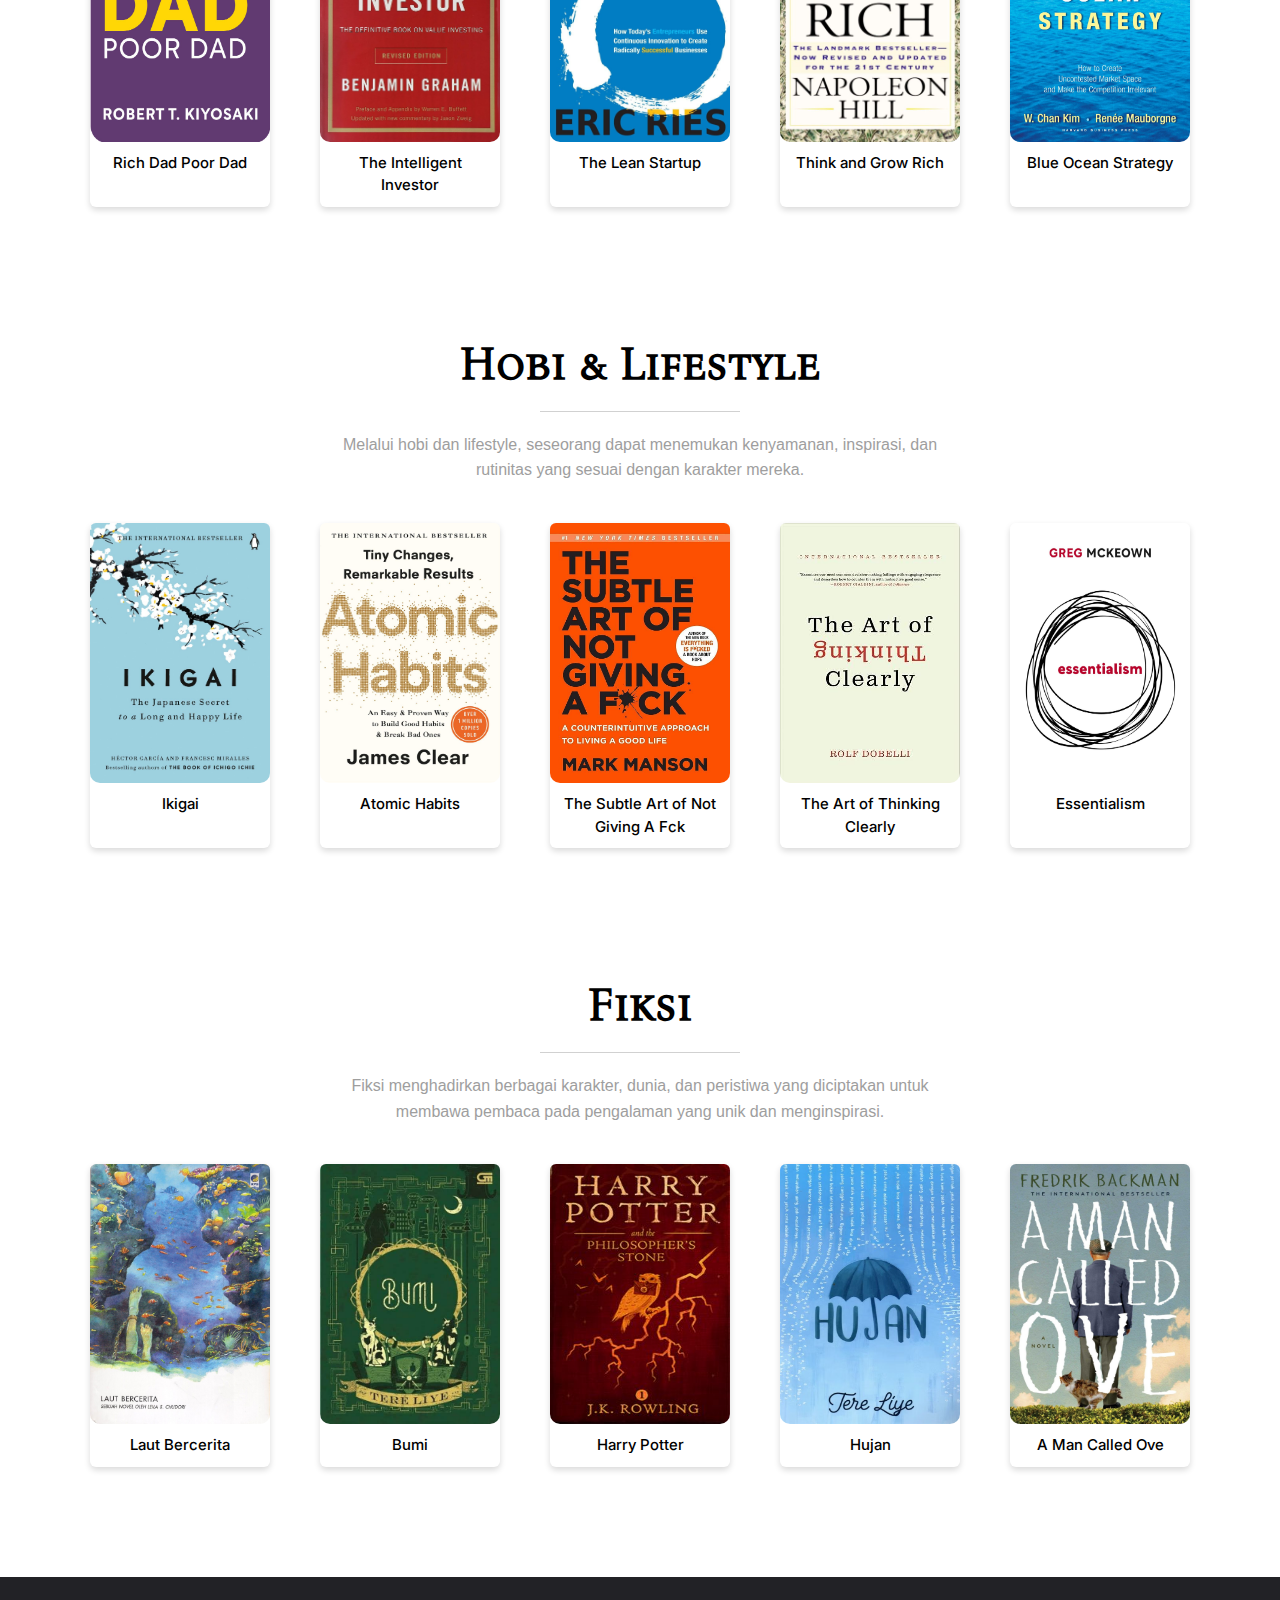
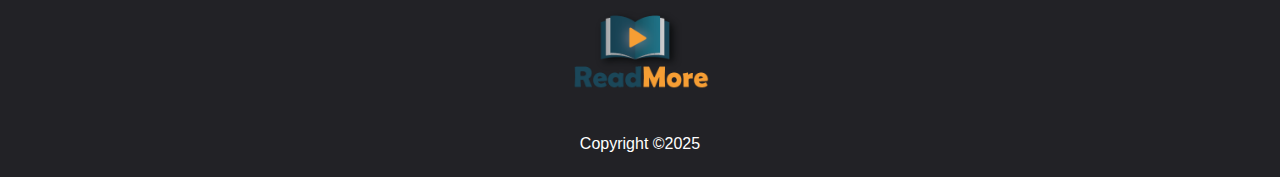
<file: library.html>
<!DOCTYPE html>
<html lang="en">

<head>
    <meta charset="UTF-8">
    <meta name="viewport" content="width=device-width, initial-scale=1.0">
    <title>Library</title>
    <link rel="stylesheet" href="style.css">
    <link rel="stylesheet" href="mobile.css">
</head>

<body>
    <div id="page-loader">
        <div class="loader"></div>
    </div>
    
    <header class="header-library">
        <div class="logo-library">
            <img src="../Assets/project/Logo - design.png" alt="logo">
        </div>
        <div class="search-container-library">
            <div style="width: 100%;">
                <input type="text" placeholder="Search Books...">
            </div>
        </div>

        <nav class="navbar-library">
            <a href="index.html">Home</a>
            <a href="about.html">About</a>
            <a href="explore.html">Explore</a>
            <a href="library.html" class="active">Library</a>
        </nav>
    </header>

    <header class="header-m">
        <img src="../Assets/project/10.png" alt="logo">
    </header>

    <!-- ***SEARCH MOBILE*** -->
        <div class="search-container-library-m">
            <div style="width: 100%;">
                <input type="text" placeholder="Search Books...">
            </div>
        </div>

    <section class="hero-library">
        <div class="hero-content-library">
            <h1>Categories :</h1>
            <div class="categories-library">
                <a href="#teknologi">TEKNOLOGI</a>
                <a href="#sejarah">SEJARAH</a>
                <a href="#seni_budaya">SENI & BUDAYA</a>
                <a href="#sosial">SOSIAL</a>
                <a href="#agama">AGAMA</a>
                <a href="#pendidikan">PENDIDIKAN</a>
                <a href="#bisnis_ekonomi">BISNIS & EKONOMI</a>
                <a href="#hobi">HOBI & LIFESTYLE</a>
                <a href="#fiksi">FIKSI</a>
            </div>
        </div>
    </section>

    <nav class="bottom-nav">
        <a href="index.html" class="nav-item">
            <span>Home</span>
        </a>
        <a href="about.html" class="">
            <span>About</span>
        </a>
        <a href="explore.html" class="">
            <span>Explore</span>
        </a>
        <a href="#" class="active">
            <span>Library</span>
        </a>
    </nav>

    <section class="impact-section-2"></section>

    <section class="new-uploaded" id="teknologi">
        <h1>Teknologi</h1>
        <hr class="divider">
        <p class="description">
            Kemajuan teknologi menciptakan solusi cerdas, menghadirkan inovasi yang mempermudah aktivitas dan
            meningkatkan kualitas hidup.
        </p>
        <div class="book-container">
            <div class="book">
                <img src="../Assets/project/teknologi/1.jpg" alt="Cakrawala Adaptasi" />
                <a href="halaman-3.html?id=teknologi-1" class="overlay">
                    <img src="../Assets/project/Play.png" alt="">
                    <span>Baca</span>
                </a>
                <p>Cakrawala Adaptasi</p>
            </div>
            <div class="book">
                <img src="../Assets/project/teknologi/5.png" alt="Teknologi Pembelajaran" />
                <a href="halaman-3.html?id=teknologi-5" class="overlay">
                    <img src="../Assets/project/Play.png" alt="">
                    <span>Baca</span>
                </a>
                <p>Teknologi Pembelajaran</p>
            </div>
            <div class="book">
                <img src="../Assets/project/teknologi/3.jpg" alt="Teknologi Kepolisian" />
                <a href="halaman-3.html?id=teknologi-3" class="overlay">
                    <img src="../Assets/project/Play.png" alt="">
                    <span>Baca</span>
                </a>
                <p>Teknologi Kepolisian</p>
            </div>
            <div class="book">
                <img src="../Assets/project/teknologi/4.jpg" alt="Perkembangan Teknologi Komunikasi" />
                <a href="halaman-3.html?id=teknologi-4" class="overlay">
                    <img src="../Assets/project/Play.png" alt="">
                    <span>Baca</span>
                </a>
                <p>Perkembangan Teknologi Komunikasi</p>
            </div>
            <div class="book">
                <img src="../Assets/project/teknologi/2.jpg" alt="Dari Aksara ke Algoritma" />
                <a href="halaman-3.html?id=teknologi-2" class="overlay">
                    <img src="../Assets/project/Play.png" alt="">
                    <span>Baca</span>
                </a>
                <p>Dari Aksara ke Algoritma</p>
            </div>
        </div>
    </section>

    <section class="new-uploaded" id="sejarah">
        <h1>Sejarah</h1>
        <hr class="divider">
        <p class="description">
            Melalui sejarah, kita memahami asal-usul peristiwa besar yang mempengaruhi budaya, teknologi, dan kehidupan
            modern.
        </p>
        <div class="book-container">
            <div class="book">
                <img src="../Assets/project/sejarah/1.png" alt="Sejarah Dunia Abad Pertengahan" />
                <a href="halaman-3.html?id=sejarah-1" class="overlay">
                    <img src="../Assets/project/Play.png" alt="">
                    <span>Baca</span>
                </a>
                <p>Sejarah Dunia Abad Pertengahan</p>
            </div>
            <div class="book">
                <img src="../Assets/project/sejarah/2.png" alt="Sejarah Dunia Kuno" />
                <a href="halaman-3.html?id=sejarah-2" class="overlay">
                    <img src="../Assets/project/Play.png" alt="">
                    <span>Baca</span>
                </a>
                <p>Sejarah Dunia Kuno</p>
            </div>
            <div class="book">
                <img src="../Assets/project/sejarah/3.jpg" alt="Tenggelamnya Kapal Van Der Wijck" />
                <a href="halaman-3.html?id=sejarah-3" class="overlay">
                    <img src="../Assets/project/Play.png" alt="">
                    <span>Baca</span>
                </a>
                <p>Tenggelamnya Kapal Van Der Wijck</p>
            </div>
            <div class="book">
                <img src="../Assets/project/sejarah/4.jpg" alt="Dibalik Tragedi 1965" />
                <a href="halaman-3.html?id=sejarah-4" class="overlay">
                    <img src="../Assets/project/Play.png" alt="">
                    <span>Baca</span>
                </a>
                <p>Dibalik Tragedi 1965</p>
            </div>
            <div class="book">
                <img src="../Assets/project/sejarah/5.jpg" alt="Kemaharajaan Maritim Sriwijaya" />
                <a href="halaman-3.html?id=sejarah-5" class="overlay">
                    <img src="../Assets/project/Play.png" alt="">
                    <span>Baca</span>
                </a>
                <p>Kemaharajaan Maritim Sriwijaya</p>
            </div>
        </div>
    </section>

    <section class="new-uploaded" id="seni_budaya">
        <h1>Seni & Budaya</h1>
        <hr class="divider">
        <p class="description">
            Seni dan budaya mencerminkan identitas suatu bangsa serta menjadi wujud kreativitas dan nilai yang
            diwariskan dari generasi ke generasi.
        </p>
        <div class="book-container">
            <div class="book">
                <img src="../Assets/project/seni/1.png" alt="Seni Berperang" />
                <a href="halaman-3.html?id=seni_budaya-1" class="overlay">
                    <img src="../Assets/project/Play.png" alt="">
                    <span>Baca</span>
                </a>
                <p>Seni Berperang</p>
            </div>
            <div class="book">
                <img src="../Assets/project/seni/2.png" alt="Seni Rupa Modern" />
                <a href="halaman-3.html?id=seni_budaya-2" class="overlay">
                    <img src="../Assets/project/Play.png" alt="">
                    <span>Baca</span>
                </a>
                <p>Seni Rupa Modern</p>
            </div>
            <div class="book">
                <img src="../Assets/project/seni/3.jpg" alt="Pengakuan Pariyem" />
                <a href="halaman-3.html?id=seni_budaya-3" class="overlay">
                    <img src="../Assets/project/Play.png" alt="">
                    <span>Baca</span>
                </a>
                <p>Pengakuan Pariyem</p>
            </div>
            <div class="book">
                <img src="../Assets/project/seni/4.jpg" alt="Guns, Germs, and Steel" />
                <a href="halaman-3.html?id=seni_budaya-4" class="overlay">
                    <img src="../Assets/project/Play.png" alt="">
                    <span>Baca</span>
                </a>
                <p>Guns, Germs, and Steel</p>
            </div>
            <div class="book">
                <img src="../Assets/project/seni/5.png" alt="Seni Berbicara" />
                <a href="halaman-3.html?id=seni_budaya-5" class="overlay">
                    <img src="../Assets/project/Play.png" alt="">
                    <span>Baca</span>
                </a>
                <p>Seni Berbicara</p>
            </div>
        </div>
    </section>

    <section class="new-uploaded" id="sosial">
        <h1>Sosial</h1>
        <hr class="divider">
        <p class="description">
            Aspek sosial menggambarkan cara manusia berinteraksi, bekerja sama, dan membangun hubungan dalam kehidupan
            sehari-hari.
        </p>
        <div class="book-container">
            <div class="book">
                <img src="../Assets/project/sosial/1.jpg" alt="Laskar Pelangi" />
                <a href="halaman-3.html?id=sosial-1" class="overlay">
                    <img src="../Assets/project/Play.png" alt="">
                    <span>Baca</span>
                </a>
                <p>Laskar Pelangi</p>
            </div>
            <div class="book">
                <img src="../Assets/project/sosial/2.jpg" alt="Sang Pemimpi" />
                <a href="halaman-3.html?id=sosial-2" class="overlay">
                    <img src="../Assets/project/Play.png" alt="">
                    <span>Baca</span>
                </a>
                <p>Sang Pemimpi</p>
            </div>
            <div class="book">
                <img src="../Assets/project/sosial/3.jpg" alt="Bumi Manusia" />
                <a href="halaman-3.html?id=sosial-3" class="overlay">
                    <img src="../Assets/project/Play.png" alt="">
                    <span>Baca</span>
                </a>
                <p>Bumi Manusia</p>
            </div>
            <div class="book">
                <img src="../Assets/project/sosial/4.jpg" alt="1984" />
                <a href="halaman-3.html?id=sosial-4" class="overlay">
                    <img src="../Assets/project/Play.png" alt="">
                    <span>Baca</span>
                </a>
                <p>1984</p>
            </div>
            <div class="book">
                <img src="../Assets/project/sosial/5.jpg" alt="The Kite Runner" />
                <a href="halaman-3.html?id=sosial-5" class="overlay">
                    <img src="../Assets/project/Play.png" alt="">
                    <span>Baca</span>
                </a>
                <p>The Kite Runner</p>
            </div>
        </div>
    </section>

    <section class="new-uploaded" id="agama">
        <h1>Agama</h1>
        <hr class="divider">
        <p class="description">
            Agama memberikan pedoman moral, nilai, dan keyakinan yang membantu manusia dalam menjalani kehidupan.
        </p>
        <div class="book-container">
            <div class="book">
                <img src="../Assets/project/agama/1.jpg" alt="Api Tauhid" />
                <a href="halaman-3.html?id=agama-1" class="overlay">
                    <img src="../Assets/project/Play.png" alt="">
                    <span>Baca</span>
                </a>
                <p>Api Tauhid</p>
            </div>
            <div class="book">
                <img src="../Assets/project/agama/2.jpg" alt="Mudah Musafir" />
                <a href="halaman-3.html?id=agama-2" class="overlay">
                    <img src="../Assets/project/Play.png" alt="">
                    <span>Baca</span>
                </a>
                <p>Mudah Musafir</p>
            </div>
            <div class="book">
                <img src="../Assets/project/agama/3.jpg" alt="Pudarnya Pesona Cleopatra" />
                <a href="halaman-3.html?id=agama-3" class="overlay">
                    <img src="../Assets/project/Play.png" alt="">
                    <span>Baca</span>
                </a>
                <p>Pudarnya Pesona Cleopatra</p>
            </div>
            <div class="book">
                <img src="../Assets/project/agama/4.png" alt="Agama dan Imajinasi" />
                <a href="halaman-3.html?id=agama-4" class="overlay">
                    <img src="../Assets/project/Play.png" alt="">
                    <span>Baca</span>
                </a>
                <p>Agama dan Imajinasi</p>
            </div>
            <div class="book">
                <img src="../Assets/project/agama/5.png" alt="Sejarah Agama Manusia" />
                <a href="halaman-3.html?id=agama-5" class="overlay">
                    <img src="../Assets/project/Play.png" alt="">
                    <span>Baca</span>
                </a>
                <p>Sejarah Agama Manusia</p>
            </div>
        </div>
    </section>

    <section class="new-uploaded" id="pendidikan">
        <h1>Pendidikan</h1>
        <hr class="divider">
        <p class="description">
            Pendidikan membantu mengembangkan kemampuan, pengetahuan, dan karakter untuk menghadapi tantangan kehidupan.
        </p>
        <div class="book-container">
            <div class="book">
                <img src="../Assets/project/pendidikan/1.jpg" alt="Dunia Sophie" />
                <a href="halaman-3.html?id=pendidikan-1" class="overlay">
                    <img src="../Assets/project/Play.png" alt="">
                    <span>Baca</span>
                </a>
                <p>Dunia Sophie</p>
            </div>
            <div class="book">
                <img src="../Assets/project/pendidikan/2.jpg" alt="The Book Thief" />
                <a href="halaman-3.html?id=pendidikan-2" class="overlay">
                    <img src="../Assets/project/Play.png" alt="">
                    <span>Baca</span>
                </a>
                <p>The Book Thief</p>
            </div>
            <div class="book">
                <img src="../Assets/project/pendidikan/3.jpg" alt="5 cm" />
                <a href="halaman-3.html?id=pendidikan-3" class="overlay">
                    <img src="../Assets/project/Play.png" alt="">
                    <span>Baca</span>
                </a>
                <p>5 cm</p>
            </div>
            <div class="book">
                <img src="../Assets/project/pendidikan/4.jpg" alt="Totto-Chan: The Little Girl at The Window" />
                <a href="halaman-3.html?id=pendidikan-4" class="overlay">
                    <img src="../Assets/project/Play.png" alt="">
                    <span>Baca</span>
                </a>
                <p>Totto-Chan: The Little Girl at The Window</p>
            </div>
            <div class="book">
                <img src="../Assets/project/pendidikan/5.jpg" alt="Guru Aini" />
                <a href="halaman-3.html?id=pendidikan-5" class="overlay">
                    <img src="../Assets/project/Play.png" alt="">
                    <span>Baca</span>
                </a>
                <p>Guru Aini</p>
            </div>
        </div>
    </section>

    <section class="new-uploaded" id="bisnis_ekonomi">
        <h1>Bisnis & Ekonomi</h1>
        <hr class="divider">
        <p class="description">
            Bisnis dan ekonomi berperan penting dalam menggerakkan aktivitas masyarakat serta menciptakan peluang
            pertumbuhan.
        </p>
        <div class="book-container">
            <div class="book">
                <img src="../Assets/project/bisnis/1.jpg" alt="Rich Dad Poor Dad" />
                <a href="halaman-3.html?id=bisnis_ekonomi-1" class="overlay">
                    <img src="../Assets/project/Play.png" alt="">
                    <span>Baca</span>
                </a>
                <p>Rich Dad Poor Dad</p>
            </div>
            <div class="book">
                <img src="../Assets/project/bisnis/2.jpg" alt="The Intelligent Investor" />
                <a href="halaman-3.html?id=bisnis_ekonomi-2" class="overlay">
                    <img src="../Assets/project/Play.png" alt="">
                    <span>Baca</span>
                </a>
                <p>The Intelligent Investor</p>
            </div>
            <div class="book">
                <img src="../Assets/project/bisnis/3.jpg" alt="The Lean Startup" />
                <a href="halaman-3.html?id=bisnis_ekonomi-3" class="overlay">
                    <img src="../Assets/project/Play.png" alt="">
                    <span>Baca</span>
                </a>
                <p>The Lean Startup</p>
            </div>
            <div class="book">
                <img src="../Assets/project/bisnis/4.jpg" alt="Think and Grow Rich" />
                <a href="halaman-3.html?id=bisnis_ekonomi-4" class="overlay">
                    <img src="../Assets/project/Play.png" alt="">
                    <span>Baca</span>
                </a>
                <p>Think and Grow Rich</p>
            </div>
            <div class="book">
                <img src="../Assets/project/bisnis/5.jpg" alt="Blue Ocean Strategy" />
                <a href="halaman-3.html?id=bisnis_ekonomi-5" class="overlay">
                    <img src="../Assets/project/Play.png" alt="">
                    <span>Baca</span>
                </a>
                <p>Blue Ocean Strategy</p>
            </div>
        </div>
    </section>

    <section class="new-uploaded" id="hobi">
        <h1>Hobi & Lifestyle</h1>
        <hr class="divider">
        <p class="description">
            Melalui hobi dan lifestyle, seseorang dapat menemukan kenyamanan, inspirasi, dan rutinitas yang sesuai
            dengan karakter mereka.
        </p>
        <div class="book-container">
            <div class="book">
                <img src="../Assets/project/hobi/1.jpg" alt="Ikigai" />
                <a href="halaman-3.html?id=Hobi-1" class="overlay">
                    <img src="../Assets/project/Play.png" alt="">
                    <span>Baca</span>
                </a>
                <p>Ikigai</p>
            </div>
            <div class="book">
                <img src="../Assets/project/hobi/2.jpg" alt="Atomic Habits" />
                <a href="halaman-3.html?id=Hobi-2" class="overlay">
                    <img src="../Assets/project/Play.png" alt="">
                    <span>Baca</span>
                </a>
                <p>Atomic Habits</p>
            </div>
            <div class="book">
                <img src="../Assets/project/hobi/3.jpg" alt="The Subtle Art of Not Giving A Fck" />
                <a href="halaman-3.html?id=Hobi-3" class="overlay">
                    <img src="../Assets/project/Play.png" alt="">
                    <span>Baca</span>
                </a>
                <p>The Subtle Art of Not Giving A Fck</p>
            </div>
            <div class="book">
                <img src="../Assets/project/hobi/4.jpg" alt="The Art of Thinking Clearly" />
                <a href="halaman-3.html?id=Hobi-4" class="overlay">
                    <img src="../Assets/project/Play.png" alt="">
                    <span>Baca</span>
                </a>
                <p>The Art of Thinking Clearly</p>
            </div>
            <div class="book">
                <img src="../Assets/project/hobi/5.jpg" alt="Essentialism" />
                <a href="halaman-3.html?id=Hobi-5" class="overlay">
                    <img src="../Assets/project/Play.png" alt="">
                    <span>Baca</span>
                </a>
                <p>Essentialism</p>
            </div>
        </div>
    </section>

    <section class="new-uploaded" id="fiksi">
        <h1>Fiksi</h1>
        <hr class="divider">
        <p class="description">
            Fiksi menghadirkan berbagai karakter, dunia, dan peristiwa yang diciptakan untuk membawa pembaca pada
            pengalaman yang unik dan menginspirasi.
        </p>
        <div class="book-container">
            <div class="book">
                <img src="../Assets/project/fiksi/1.jpg" alt="Laut Bercerita" />
                <a href="halaman-3.html?id=fiksi-1" class="overlay">
                    <img src="../Assets/project/Play.png" alt="">
                    <span>Baca</span>
                </a>
                <p>Laut Bercerita</p>
            </div>
            <div class="book">
                <img src="../Assets/project/fiksi/2.jpg" alt="Bumi" />
                <a href="halaman-3.html?id=fiksi-2" class="overlay">
                    <img src="../Assets/project/Play.png" alt="">
                    <span>Baca</span>
                </a>
                <p>Bumi</p>
            </div>
            <div class="book">
                <img src="../Assets/project/fiksi/3.jpg" alt="Harry Potter" />
                <a href="halaman-3.html?id=fiksi-3" class="overlay">
                    <img src="../Assets/project/Play.png" alt="">
                    <span>Baca</span>
                </a>
                <p>Harry Potter</p>
            </div>
            <div class="book">
                <img src="../Assets/project/fiksi/4.jpg" alt="Hujan" />
                <a href="halaman-3.html?id=fiksi-4" class="overlay">
                    <img src="../Assets/project/Play.png" alt="">
                    <span>Baca</span>
                </a>
                <p>Hujan</p>
            </div>
            <div class="book">
                <img src="../Assets/project/fiksi/5.jpg" alt="A Man Called Ove" />
                <a href="halaman-3.html?id=fiksi-5" class="overlay">
                    <img src="../Assets/project/Play.png" alt="">
                    <span>Baca</span>
                </a>
                <p>A Man Called Ove</p>
            </div>
        </div>
    </section>

    <footer>
        <img src="../Assets/project/Logo - design.png" alt="">
        <p>Copyright &copy;2025</p>
    </footer>

    <script src="books.js"></script>
    <script src="script.js"></script>
</body>

</html>
</file>
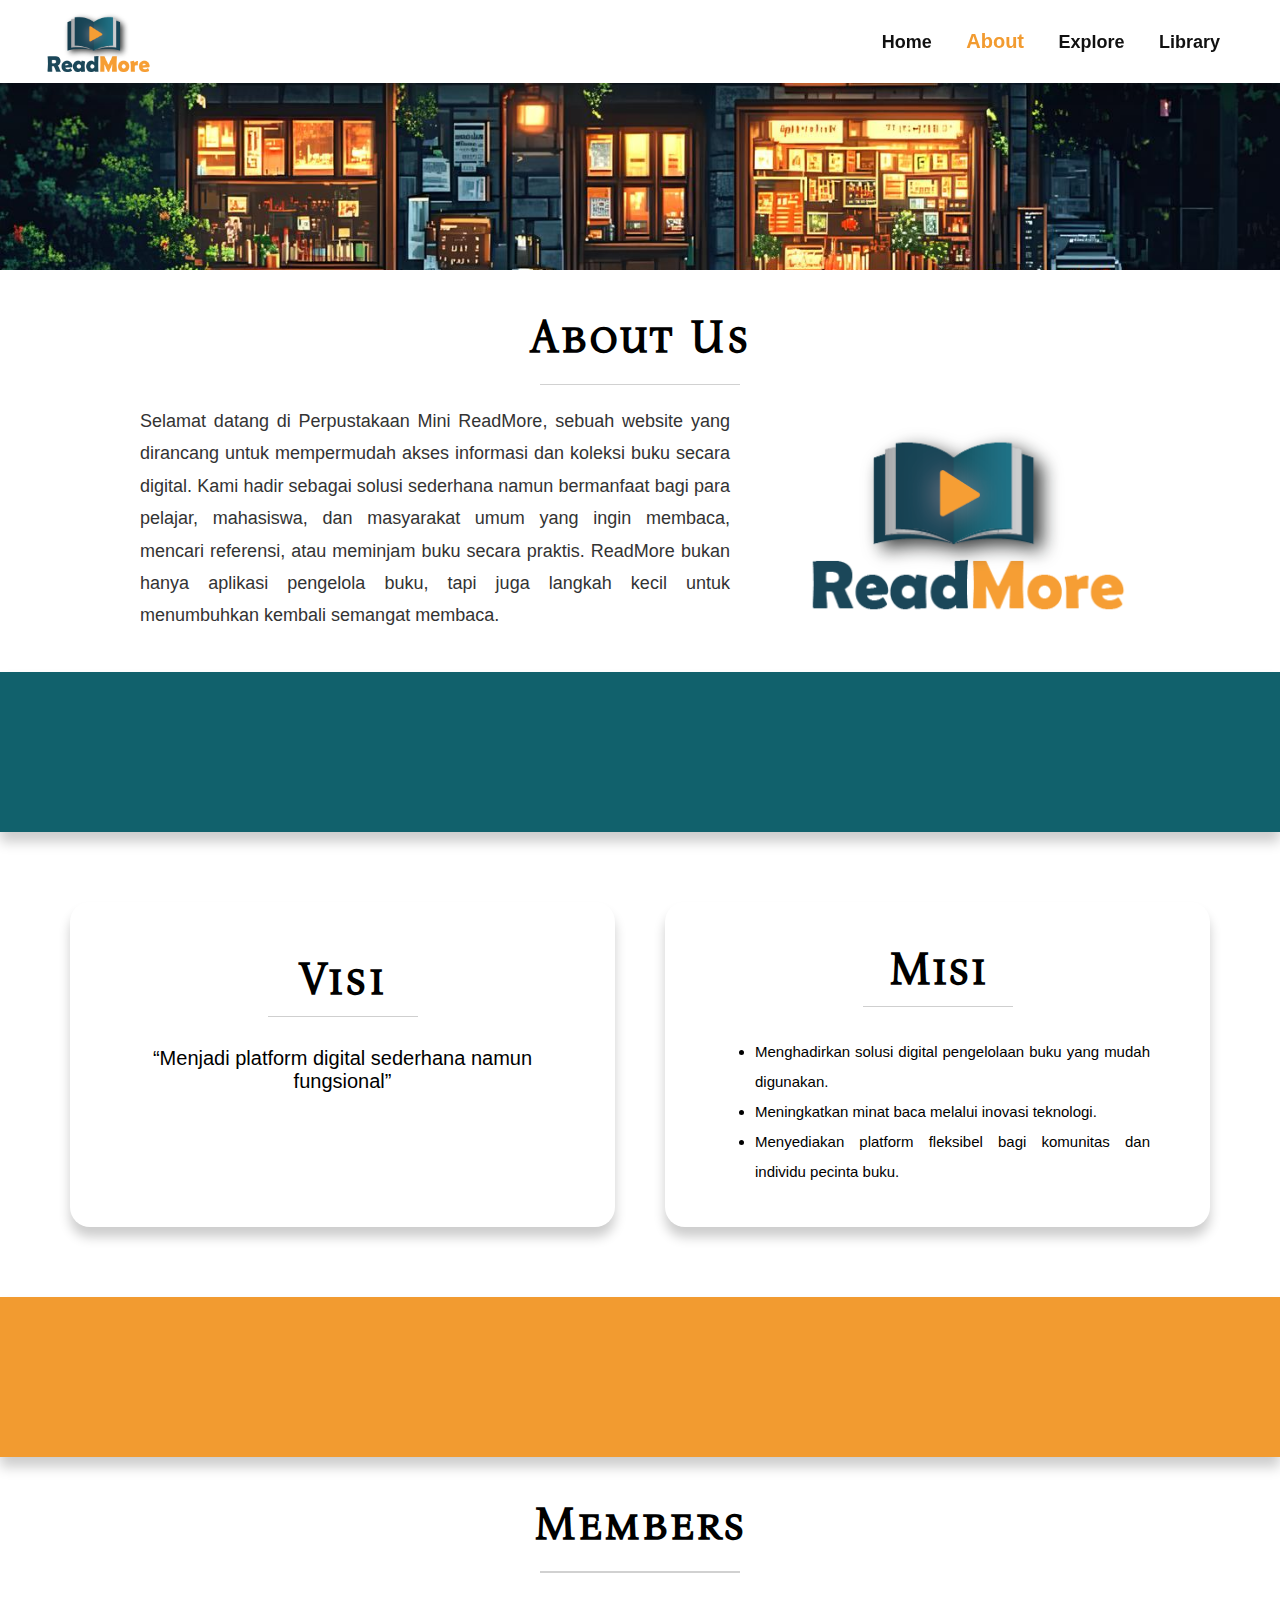
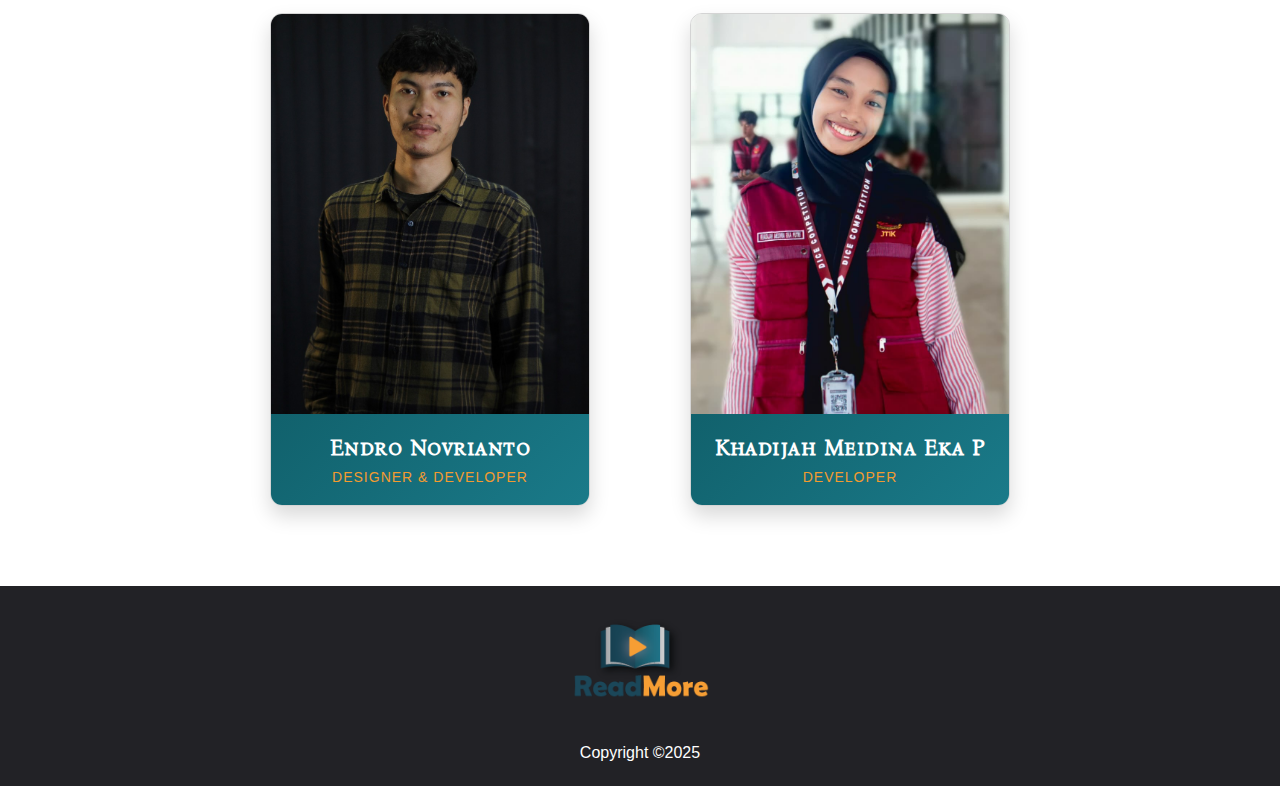
<file: Project/About.html>
<!DOCTYPE html>
<html lang="en">

<head>
    <meta charset="UTF-8">
    <meta name="viewport" content="width=device-width, initial-scale=1.0">
    <title>About</title>
    <link rel="stylesheet" href="style.css">
    <link rel="stylesheet" href="mobile.css">
</head>

<body>
    <div id="page-loader">
        <div class="loader"></div>
    </div>
    
    <!-- NAVBAR -->
    <header>
        <div class="logo">
            <img src="../Assets/project/Logo - design.png" alt="logo">
        </div>

        <nav>
            <a href="index.html">Home</a>
            <a href="about.html" class="active">About</a>
            <a href="Explore.html">Explore</a>
            <a href="Library.html">Library</a>
        </nav>
    </header>

    <header class="header-m">
        <img src="../Assets/project/10.png" alt="logo">
    </header>

    <!-- HERO SECTION -->
    <section class="hero-about"></section>

    <section class="about">
        <h1>About Us</h1>
        <hr class="divider">

        <div class="about-content">
            <p>
                Selamat datang di Perpustakaan Mini ReadMore, sebuah website yang dirancang untuk mempermudah akses
                informasi dan koleksi buku secara digital. Kami hadir sebagai solusi sederhana namun bermanfaat bagi
                para pelajar, mahasiswa, dan masyarakat umum yang ingin membaca, mencari referensi, atau meminjam buku
                secara praktis. ReadMore bukan hanya aplikasi pengelola buku, tapi juga langkah kecil untuk menumbuhkan
                kembali semangat membaca.
            </p>

            <div class="about-logo">
                <img src="../Assets/project/Logo - design.png" alt="ReadMore Icon">
            </div>
        </div>
    </section>

    <nav class="bottom-nav">
        <a href="index.html" class="nav-item">
            <span class="nav-icon"></span>
            <span>Home</span>
        </a>
        <a href="#" class="nav-item active">
            <span class="nav-icon"></span>
            <span>About</span>
        </a>
        <a href="Explore.html" class="nav-item">
            <span class="nav-icon"></span>
            <span>Explore</span>
        </a>
        <a href="Library.html" class="nav-item">
            <span class="nav-icon"></span>
            <span>Library</span>
        </a>
    </nav>

    <section class="impact-section-1">
        <div></div>
    </section>

    <section class="visi_misi">
        <div class="visi">
            <h1>Visi</h1>
            <hr class="divider">
            <div>
                <p>“Menjadi platform digital sederhana namun fungsional”</p>
            </div>
        </div>

        <div class="misi">
            <h1>Misi</h1>
            <hr class="divider">

            <ul>
                <li>Menghadirkan solusi digital pengelolaan buku yang mudah digunakan.</li>
                <li>Meningkatkan minat baca melalui inovasi teknologi.</li>
                <li>Menyediakan platform fleksibel bagi komunitas dan individu pecinta buku.</li>
            </ul>
        </div>
    </section>

    <section class="impact-section-2">
        <div></div>
    </section>

    <section class="members">
        <h1>Members</h1>
        <hr class="divider-Lm">

        <div class="member-container">
            <div class="member-box">
                <img src="../Assets/project/Endro.jpg" alt="Member 1">
                <div class="member-name">
                    <h3>Endro Novrianto</h3>
                    <p>Designer & Developer</p>
                </div>
            </div>

            <div class="member-box">
                <img src="../Assets/project/Khadijah.jpg" alt="Member 2">
                <div class="member-name">
                    <h3>Khadijah Meidina Eka P</h3>
                    <p>Developer</p>
                </div>
            </div>
        </div>
    </section>

    <footer>
        <img src="../Assets/project/Logo - design.png" alt="">
        <p>Copyright &copy;2025</p>
    </footer>

    <script src="script.js"></script>
</body>

</html>
</file>
<file: mobile.css>
/* MOBILE (max-width: 768px) */
@media (max-width: 768px) {

    header {
        display: none !important;
    }

    .header-m {
        display: flex !important;
        justify-content: center;
        position: static;
    }

    .header-m img {
        width: auto;
        height: 43px;
    }

    /* Adjust hero untuk mobile */
    .hero {
        margin-top: 0px;
        padding: 10px 20px 60px;
        height: 660px;
    }

    .hero-content h1 {
        font-size: 45px;
    }

    .typing {
        white-space: normal;
        /* IZINKAN teks turun baris */
        width: auto;
        /* Hilangkan efek ketik kalau mau wrap */
        border-right: none;
        /* Hilangkan cursor jika perlu */
        animation: typing;
        /* Matikan efek typing di mobile */
    }


    @keyframes typing {
        to {
            width: 100%;
        }
    }

    @keyframes blink {
        50% {
            border-color: transparent;
        }
    }

    .search-container-m {
        display: flex !important;
        justify-content: center;
        padding-left: 0px;
        width: 280px;
        margin: 0 auto;
        position: relative;
        /* Ensure dropdown positions relative to this */
    }

    .search-container-m input {
        padding: 14px 17px;
        border-radius: 10px;
        border: none;
        font-size: 11px;
        width: 100%;
        /* Fill the 280px container */
        box-shadow: 2px 2px 10px rgba(0, 0, 0, 0.8);
    }

    .search-container {
        display: none !important;
    }

    .hero-desc {
        font-size: 14px;
        padding: 0 10px;
    }

    .bottom-nav {
        display: flex !important;
        position: fixed;
        bottom: 0;
        left: 0;
        right: 0;
        padding-right: 23px;
        padding-bottom: env(safe-area-inset-bottom);
        z-index: 999;
        background: #fff;
        height: 70px;
        display: flex;
        justify-content: center;
        align-items: center;
        border-top: 1px solid #ddd;
        box-shadow: 2px -1px 20px rgba(0, 0, 0, 0.2);
    }

    .bottom-nav span {
        font-size: 16px;
    }

    /* Adjust sections */
    .new-uploaded {
        padding: 30px 0px;
    }

    .new-uploaded h1 {
        font-size: 26px;
        margin-bottom: 10px;
    }

    .new-uploaded p {
        font-size: 12px;
        margin: 0px 0px 20px;
    }

    /* Hide descriptions only in Library page sections with IDs */
    section[id] .description {
        display: none !important;
    }

    /* Style for Home page descriptions */
    .new-uploaded .description {
        text-align: center;
        padding: 0 20px;
        font-size: 13px;
        line-height: 1.6;
        margin-bottom: 20px;
    }


    .book-container {
        display: flex;
        justify-content: center;
        flex-wrap: wrap;
        gap: 7px;
        margin: 0px 8px 10px;
    }

    .book {
        width: 110px;
    }

    .book img {
        width: 110px;
        height: 170px;
    }

    .book p {
        font-size: 13px;
        margin-top: 1px;
        margin-bottom: 3px;
    }

    .overlay {
        display: flex;
        flex-direction: column;
        justify-content: center;
        align-items: center;
        padding-top: 0 !important;
    }

    .overlay img {
        width: 35px;
        height: auto !important;
        margin-left: 0 !important;
        padding-bottom: 5px;
    }

    .overlay span {
        font-size: 14px;
    }

    .btn-library {
        padding: 12px 30px;
        font-size: 14px;
    }

    /* Quote section dengan extra padding bottom */
    .impact-section {
        padding: 50px 25px 50px;
        /* Extra padding bottom */
    }

    .quote-text {
        font-size: 18px;
    }

    .quote-author {
        font-size: 15px;
    }

    footer {
        height: 220px;
        padding-bottom: 80px;
    }

    footer img {
        margin-top: 20px;
        width: auto;
        height: 80px;
    }


    /* ABOUT US */

    .hero-about {
        height: 40px;
    }

    .about {
        padding: 30px 20px;
        text-align: center;
    }

    .about h1 {
        font-size: 26px;
        margin-bottom: 15px;
    }

    .divider {
        width: 120px;
        margin: 10px auto 1px;
    }

    .about-content {
        flex-direction: column;
        gap: 20px;
        text-align: justify;
    }

    .about-content p {
        width: 100%;
        font-size: 12px;
        line-height: 1.7;
        margin-left: 20px;
        margin-top: 12px;
    }

    .about-logo {
        display: none !important;
    }

    /* VISI MISI SECTION */
    .visi_misi {
        flex-direction: column;
        gap: 25px;
        padding: 20px;
        margin: 0;
    }

    .visi,
    .misi {
        padding: 25px 20px;
        border-radius: 15px;
    }

    .visi h1,
    .misi h1 {
        font-size: 30px;
        margin-bottom: 10px;
    }

    .misi {
        padding: 40px 60px;
    }

    .visi p,
    .misi ul {
        font-size: 13px;
        line-height: 1.7;
        margin-left: 0;
    }

    .visi .divider,
    .misi .divider {
        width: 120px;
        margin: 10px auto 10px;
    }




    /* MEMBERS SECTION */
    .members {
        padding: 30px 20px;
    }

    .members h1 {
        font-size: 32px;
        margin-bottom: 0px;
    }

    .member-container {
        gap: 20px;
    }

    .member-box {
        width: 100%;
        height: auto;
        max-width: 150px;
        margin: auto;
        aspect-ratio: 3/6;
        box-shadow: 0px 0px 10px 2px rgba(0, 0, 0, 0.2);
    }

    .member-box img {
        height: 200px;
        object-fit: cover;
    }

    .member-name {
        padding: 15px;
    }

    .member-name h3 {
        font-size: 15px;
        margin-bottom: 7px;
    }

    .member-name p {
        font-size: 10px;
        margin-bottom: 16px;
    }


    /* ***EXPLORE*** */
    /* Buat card vertikal */

    .hero-explore {
        height: 20px;
    }

    .title h1 {
        font-size: 26px;
        margin-top: -17px;
    }

    .divider-Em {
        display: flex !important;
        width: 200px;
        margin: 10px auto 0px;
        border: 0;
        border-top: 2px solid #ccc;
    }

    .divider-Lm {
        display: block !important;
        width: 120px;
        margin: 10px auto 30px;
        border: 0;
        border-top: 1px solid #d1d1d1;
        padding-bottom: 0;
    }

    .divider-De {
        display: none !important;
    }

    .scroll-horizontal {
        display: none !important;
    }

    .reco-scroll {
        display: flex !important;
        overflow-x: auto;
        gap: 0px;
        padding: 15px;
        scroll-behavior: smooth;
    }

    .reco-scroll::-webkit-scrollbar {
        height: 8px;
    }

    .reco-scroll::-webkit-scrollbar-track {
        background: #f1f1f1;
        border-radius: 10px;
    }

    .reco-scroll::-webkit-scrollbar-thumb {
        background: #0e676d;
        border-radius: 10px;
    }

    .reco-card {
        min-width: 300px;
        flex-shrink: 0;
        border-radius: 20px;
        overflow: hidden;
        background: #fff;
        box-shadow: 0 8px 25px rgba(0, 0, 0, 0.15);
        transition: transform 0.3s ease;
        margin-left: 30px;
    }

    .reco-card:hover {
        transform: translateY(-5px);
    }

    .reco-image {
        position: relative;
        width: 100%;
        height: 450px;
    }

    .reco-image img {
        width: 100%;
        height: 100%;
        object-fit: cover;
        display: block;
    }

    .reco-info {
        position: absolute;
        bottom: 0;
        left: 0;
        right: 0;
        padding: 20px;
        text-align: center;
        background: rgba(54, 54, 54, 0.6);
        backdrop-filter: blur(8px);
        justify-content: center;
    }

    .reco-info h1 {
        font-size: 20px;
        font-weight: 700;
        margin-bottom: 8px;
        color: white;
    }

    .reco-info p {
        font-size: 12px;
        color: #ddd;
        margin: 0px 12px 12px;
    }

    .tag {
        display: inline-block;
        background: #0e676d;
        color: white;
        padding: 6px 16px;
        border-radius: 20px;
        font-size: 12px;
        font-weight: 600;
        margin-left: 0;
    }


    /* ***LIBRARY*** */

    .search-container-library-m {
        width: 100%;
        max-width: 320px;
        margin: 20px auto -15px;
        padding: 0 15px;
        box-sizing: border-box;
    }

    .search-container-library-m input {
        width: 100%;
        padding: 15px;
        border: none;
        border-radius: 8px;
        font-size: 10px;
        background-color: #e6e6e6;
    }

    /* --- HEADER DESKTOP MENGHILANG --- */
    .header-library {
        display: none;
    }

    .header-m img {
        width: 130px;
        height: auto;
    }

    /* --- HERO SECTION --- */
    .hero-library {
        width: 100%;
        padding-top: 30px;
        /* beri ruang di bawah header */
        padding-bottom: 10px;
        text-align: center;
        height: auto;
    }

    .hero-content-library {
        padding: 0 20px;
        margin-top: 0;
    }

    .hero-content-library h1 {
        font-size: 25px;
        margin-bottom: -8px;
        color: #111;
    }

    /* --- CATEGORY BUTTONS MOBILE --- */
    .categories-library {
        margin-top: 15px;
        display: flex;
        flex-wrap: wrap;
        gap: 12px;
        justify-content: center;
        padding: 0 10px;
        margin-bottom: 25px;
    }

    .categories-library a {
        width: 48%;
        /* jadi 2 kolom */
        text-align: center;
        padding: 10px;
        font-size: 14px;
        border-radius: 8px;
        background: #1a7a89;
        color: white;
        font-weight: 600;
        text-decoration: none;
    }

    .impact-section-1 {
        background-color: #11616c;
        position: relative;
        padding: 30px 15%;
        overflow: hidden;
        box-shadow: 0px 10px 12px rgba(0, 0, 0, 0.2);
        margin-bottom: 10px;
        height: 10px;
    }

    .impact-section-2 {
        background-color: #F29B30;
        position: relative;
        padding: 30px 15%;
        overflow: hidden;
        box-shadow: 0px 10px 12px rgba(0, 0, 0, 0.2);
    }


    /* ***HALAMAN*** */

    .header-halaman {
        width: 100%;
        padding-top: 0px;
        justify-content: center;
    }

    .container-halaman {
        background-color: #F29B30;
        width: 90%;
        height: 60px;
        margin: 9px 0px 0px;
        border-radius: 15px;
        padding: 5px 20px 0px;
        box-shadow: 0px 3px 12px rgba(0, 0, 0, 0.15);
    }

    .container-halaman .img-kiri img {
        width: 30px;
    }

    .container-halaman .img-kanan img {
        width: 30px;
    }

    .middle-text p {
        font-size: 16px;
        font-family: inter;
    }

    .paragraf {
        text-align: justify;
        margin: 0px 25px 0px;
        padding-top: 100px;
        font-size: 12px;
    }

    .scroll-to-top {
        bottom: 85px !important;
    }

    /* Header title for detail pages */
    #header-title {
        font-size: 14px !important;
        line-height: 1.3;
        padding: 0 5px;
        word-wrap: break-word;
        overflow-wrap: break-word;
        text-align: center;
    }

}
</file>
<file: Project/mobile.css>
/* MOBILE (max-width: 768px) */
@media (max-width: 768px) {

    header {
        display: none !important;
    }

    .header-m {
        display: flex !important;
        justify-content: center;
        position: static;
    }

    .header-m img {
        width: auto;
        height: 43px;
    }

    /* Adjust hero untuk mobile */
    .hero {
        margin-top: 0px;
        padding: 10px 20px 60px;
        height: 660px;
    }

    .hero-content h1 {
        font-size: 45px;
    }

    .typing {
        white-space: normal;
        /* IZINKAN teks turun baris */
        width: auto;
        /* Hilangkan efek ketik kalau mau wrap */
        border-right: none;
        /* Hilangkan cursor jika perlu */
        animation: typing;
        /* Matikan efek typing di mobile */
    }


    @keyframes typing {
        to {
            width: 100%;
        }
    }

    @keyframes blink {
        50% {
            border-color: transparent;
        }
    }

    .search-container-m {
        display: flex !important;
        justify-content: center;
        padding-left: 0px;
        width: 280px;
        margin: 0 auto;
        position: relative;
        /* Ensure dropdown positions relative to this */
    }

    .search-container-m input {
        padding: 14px 17px;
        border-radius: 10px;
        border: none;
        font-size: 11px;
        width: 100%;
        /* Fill the 280px container */
        box-shadow: 2px 2px 10px rgba(0, 0, 0, 0.8);
    }

    .search-container {
        display: none !important;
    }

    .hero-desc {
        font-size: 14px;
        padding: 0 10px;
    }

    .bottom-nav {
        display: flex !important;
        position: fixed;
        bottom: 0;
        left: 0;
        right: 0;
        padding-right: 23px;
        padding-bottom: env(safe-area-inset-bottom);
        z-index: 999;
        background: #fff;
        height: 70px;
        display: flex;
        justify-content: center;
        align-items: center;
        border-top: 1px solid #ddd;
        box-shadow: 2px -1px 20px rgba(0, 0, 0, 0.2);
    }

    .bottom-nav span {
        font-size: 16px;
    }

    /* Adjust sections */
    .new-uploaded {
        padding: 30px 0px;
    }

    .new-uploaded h1 {
        font-size: 26px;
        margin-bottom: 10px;
    }

    .new-uploaded p {
        font-size: 12px;
        margin: 0px 0px 20px;
    }

    /* Hide descriptions only in Library page sections with IDs */
    section[id] .description {
        display: none !important;
    }

    /* Style for Home page descriptions */
    .new-uploaded .description {
        text-align: center;
        padding: 0 20px;
        font-size: 13px;
        line-height: 1.6;
        margin-bottom: 20px;
    }


    .book-container {
        display: flex;
        justify-content: center;
        flex-wrap: wrap;
        gap: 7px;
        margin: 0px 8px 10px;
    }

    .book {
        width: 110px;
    }

    .book img {
        width: 110px;
        height: 170px;
    }

    .book p {
        font-size: 13px;
        margin-top: 1px;
        margin-bottom: 3px;
    }

    .overlay {
        display: flex;
        flex-direction: column;
        justify-content: center;
        align-items: center;
        padding-top: 0 !important;
    }

    .overlay img {
        width: 35px;
        height: auto !important;
        margin-left: 0 !important;
        padding-bottom: 5px;
    }

    .overlay span {
        font-size: 14px;
    }

    .btn-library {
        padding: 12px 30px;
        font-size: 14px;
    }

    /* Quote section dengan extra padding bottom */
    .impact-section {
        padding: 50px 25px 50px;
        /* Extra padding bottom */
    }

    .quote-text {
        font-size: 18px;
    }

    .quote-author {
        font-size: 15px;
    }

    footer {
        height: 220px;
        padding-bottom: 80px;
    }

    footer img {
        margin-top: 20px;
        width: auto;
        height: 80px;
    }


    /* ABOUT US */

    .hero-about {
        height: 40px;
    }

    .about {
        padding: 30px 20px;
        text-align: center;
    }

    .about h1 {
        font-size: 26px;
        margin-bottom: 15px;
    }

    .divider {
        width: 120px;
        margin: 10px auto 1px;
    }

    .about-content {
        flex-direction: column;
        gap: 20px;
        text-align: justify;
    }

    .about-content p {
        width: 100%;
        font-size: 12px;
        line-height: 1.7;
        margin-left: 20px;
        margin-top: 12px;
    }

    .about-logo {
        display: none !important;
    }

    /* VISI MISI SECTION */
    .visi_misi {
        flex-direction: column;
        gap: 25px;
        padding: 20px;
        margin: 0;
    }

    .visi,
    .misi {
        padding: 25px 20px;
        border-radius: 15px;
    }

    .visi h1,
    .misi h1 {
        font-size: 30px;
        margin-bottom: 10px;
    }

    .misi {
        padding: 40px 60px;
    }

    .visi p,
    .misi ul {
        font-size: 13px;
        line-height: 1.7;
        margin-left: 0;
    }

    .visi .divider,
    .misi .divider {
        width: 120px;
        margin: 10px auto 10px;
    }




    /* MEMBERS SECTION */
    .members {
        padding: 30px 20px;
    }

    .members h1 {
        font-size: 32px;
        margin-bottom: 0px;
    }

    .member-container {
        gap: 20px;
    }

    .member-box {
        width: 100%;
        height: auto;
        max-width: 150px;
        margin: auto;
        aspect-ratio: 3/6;
        box-shadow: 0px 0px 10px 2px rgba(0, 0, 0, 0.2);
    }

    .member-box img {
        height: 200px;
        object-fit: cover;
    }

    .member-name {
        padding: 15px;
    }

    .member-name h3 {
        font-size: 15px;
        margin-bottom: 7px;
    }

    .member-name p {
        font-size: 10px;
        margin-bottom: 16px;
    }


    /* ***EXPLORE*** */
    /* Buat card vertikal */

    .hero-explore {
        height: 20px;
    }

    .title h1 {
        font-size: 26px;
        margin-top: -17px;
    }

    .divider-Em {
        display: flex !important;
        width: 200px;
        margin: 10px auto 0px;
        border: 0;
        border-top: 2px solid #ccc;
    }

    .divider-Lm {
        display: block !important;
        width: 120px;
        margin: 10px auto 30px;
        border: 0;
        border-top: 1px solid #d1d1d1;
        padding-bottom: 0;
    }

    .divider-De {
        display: none !important;
    }

    .scroll-horizontal {
        display: none !important;
    }

    .reco-scroll {
        display: flex !important;
        overflow-x: auto;
        gap: 0px;
        padding: 15px;
        scroll-behavior: smooth;
    }

    .reco-scroll::-webkit-scrollbar {
        height: 8px;
    }

    .reco-scroll::-webkit-scrollbar-track {
        background: #f1f1f1;
        border-radius: 10px;
    }

    .reco-scroll::-webkit-scrollbar-thumb {
        background: #0e676d;
        border-radius: 10px;
    }

    .reco-card {
        min-width: 300px;
        flex-shrink: 0;
        border-radius: 20px;
        overflow: hidden;
        background: #fff;
        box-shadow: 0 8px 25px rgba(0, 0, 0, 0.15);
        transition: transform 0.3s ease;
        margin-left: 30px;
    }

    .reco-card:hover {
        transform: translateY(-5px);
    }

    .reco-image {
        position: relative;
        width: 100%;
        height: 450px;
    }

    .reco-image img {
        width: 100%;
        height: 100%;
        object-fit: cover;
        display: block;
    }

    .reco-info {
        position: absolute;
        bottom: 0;
        left: 0;
        right: 0;
        padding: 20px;
        text-align: center;
        background: rgba(54, 54, 54, 0.6);
        backdrop-filter: blur(8px);
        justify-content: center;
    }

    .reco-info h1 {
        font-size: 20px;
        font-weight: 700;
        margin-bottom: 8px;
        color: white;
    }

    .reco-info p {
        font-size: 12px;
        color: #ddd;
        margin: 0px 12px 12px;
    }

    .tag {
        display: inline-block;
        background: #0e676d;
        color: white;
        padding: 6px 16px;
        border-radius: 20px;
        font-size: 12px;
        font-weight: 600;
        margin-left: 0;
    }


    /* ***LIBRARY*** */

    .search-container-library-m {
        width: 100%;
        max-width: 320px;
        margin: 20px auto -15px;
        padding: 0 15px;
        box-sizing: border-box;
    }

    .search-container-library-m input {
        width: 100%;
        padding: 15px;
        border: none;
        border-radius: 8px;
        font-size: 10px;
        background-color: #e6e6e6;
    }

    /* --- HEADER DESKTOP MENGHILANG --- */
    .header-library {
        display: none;
    }

    .header-m img {
        width: 130px;
        height: auto;
    }

    /* --- HERO SECTION --- */
    .hero-library {
        width: 100%;
        padding-top: 30px;
        /* beri ruang di bawah header */
        padding-bottom: 10px;
        text-align: center;
        height: auto;
    }

    .hero-content-library {
        padding: 0 20px;
        margin-top: 0;
    }

    .hero-content-library h1 {
        font-size: 25px;
        margin-bottom: -8px;
        color: #111;
    }

    /* --- CATEGORY BUTTONS MOBILE --- */
    .categories-library {
        margin-top: 15px;
        display: flex;
        flex-wrap: wrap;
        gap: 12px;
        justify-content: center;
        padding: 0 10px;
        margin-bottom: 25px;
    }

    .categories-library a {
        width: 48%;
        /* jadi 2 kolom */
        text-align: center;
        padding: 10px;
        font-size: 14px;
        border-radius: 8px;
        background: #1a7a89;
        color: white;
        font-weight: 600;
        text-decoration: none;
    }

    .impact-section-1 {
        background-color: #11616c;
        position: relative;
        padding: 30px 15%;
        overflow: hidden;
        box-shadow: 0px 10px 12px rgba(0, 0, 0, 0.2);
        margin-bottom: 10px;
        height: 10px;
    }

    .impact-section-2 {
        background-color: #F29B30;
        position: relative;
        padding: 30px 15%;
        overflow: hidden;
        box-shadow: 0px 10px 12px rgba(0, 0, 0, 0.2);
    }


    /* ***HALAMAN*** */

    .header-halaman {
        width: 100%;
        padding-top: 0px;
        justify-content: center;
    }

    .container-halaman {
        background-color: #F29B30;
        width: 90%;
        height: 60px;
        margin: 9px 0px 0px;
        border-radius: 15px;
        padding: 5px 20px 0px;
        box-shadow: 0px 3px 12px rgba(0, 0, 0, 0.15);
    }

    .container-halaman .img-kiri img {
        width: 30px;
    }

    .container-halaman .img-kanan img {
        width: 30px;
    }

    .middle-text p {
        font-size: 16px;
        font-family: inter;
    }

    .paragraf {
        text-align: justify;
        margin: 0px 25px 0px;
        padding-top: 100px;
        font-size: 12px;
    }

    .scroll-to-top {
        bottom: 85px !important;
    }

    /* Header title for detail pages */
    #header-title {
        font-size: 14px !important;
        line-height: 1.3;
        padding: 0 5px;
        word-wrap: break-word;
        overflow-wrap: break-word;
        text-align: center;
    }

}
</file>
<file: style.css>
/* RESET */
@font-face {
    font-family: "";
    src: url(../Assets/project/fonts/BonaNovaSC-Regular.ttf);
}

@font-face {
    font-family: montserrat;
    src: url(../Assets/project/fonts/Montserrat-Medium.ttf);
}

@font-face {
    font-family: inter;
    src: url(../Assets/project/fonts/Inter_18pt-Medium.ttf);
}

* {
    margin: 0;
    padding: 0;
    box-sizing: border-box;
    font-family: Arial, Helvetica, sans-serif;
    scroll-behavior: smooth;
}

/* NAVBAR */
header {
    width: 100%;
    display: flex;
    justify-content: space-between;
    align-items: center;
    padding: 10px 60px;
    background: white;
    position: fixed;
    top: 0;
    z-index: 100;
    box-shadow: 0px 10px 12px rgba(0, 0, 0, 0.15);
}

.logo {
    display: flex;
    align-items: center;
    gap: 10px;
}

.logo img {
    width: 115px;
    height: auto;
    margin: -5px;
    margin-left: -20px;
}

nav a {
    margin-left: 30px;
    text-decoration: none;
    color: #111;
    font-weight: 600;
    font-size: 18px;
    transition: 0.3s;
}

nav a:hover,
.navbar-library a:hover {
    color: #F29B30;
}

nav a.active,
.navbar-library a.active {
    color: #F29B30 !important;
    font-weight: 700;
    font-size: 20px;
}

.header-m {
    display: none !important;
}

.bottom-nav {
    display: none !important;
    /* Tampilkan navigasi bawah */
}

/* HERO SECTION */
.hero {
    width: 100%;
    height: 100vh;
    background: url('../Assets/project/library1.png') center/cover no-repeat;
    background-color: #11616c;
    /* fallback */
    position: relative;
    display: flex;
    align-items: center;
    justify-content: center;
    box-shadow: 0px 10px 12px rgba(0, 0, 0, 0.15);
    padding-top: 80px;
}

.hero::before {
    content: "";
    position: absolute;
    top: 0;
    left: 0;
    width: 100%;
    height: 100%;
    background: rgba(0, 0, 0, 0.3);
    /* makin besar makin gelap */
    z-index: 1;
}

.hero-about {
    width: 100%;
    height: 30vh;
    background: url('../Assets/project/library.jpg') center/cover no-repeat;
    background-color: #11616c;
    /* fallback */
    position: relative;
    display: flex;
    align-items: center;
    padding-left: 50px;
}


.overlay {
    position: absolute;
    inset: 0;
    background: rgba(0, 0, 0, 0.3);
}

/* HERO CONTENT */
.hero-content {
    position: relative;
    color: white;
    max-width: 800px;
    z-index: 2;
}

.hero-content h1 {
    font-family: "";
    font-size: 60px;
    font-weight: 800;
    margin-bottom: 17px;
    margin-top: 10px;
    text-align: center;
    color: #fff;
    text-shadow: 2px 2px 10px rgba(0, 0, 0, 0.8);

}

/* hero-content h1 effect */
.typing {
    width: 0;
    overflow: hidden;
    border-right: 3px solid #fff;
    white-space: nowrap;
    animation: typing 3s steps(30) forwards,
        blink .7s infinite;
}

@keyframes typing {
    to {
        width: 100%;
    }
}

@keyframes blink {
    50% {
        border-color: transparent;
    }
}



/* SEARCH BAR */
.search-container {
    display: flex;
    width: 600px;
    margin: 20px auto;
    position: relative;
}

.search-container input {
    width: 100%;
    padding: 18px;
    border: none;
    border-radius: 8px;
    font-size: 15px;
    opacity: 80%;
    box-shadow: 2px 2px 10px rgba(0, 0, 0, 0.8);
}

.glow {
    animation: glowIn 1.4s ease forwards;
    opacity: 0;
}

@keyframes glowIn {
    from {
        opacity: 0;
        box-shadow: 0 0 0 rgba(255, 255, 255, 0);
    }

    to {
        opacity: 1;
        box-shadow: 0 0 20px rgba(255, 255, 255, 0.2);
    }
}

.fade-up {
    opacity: 0;
    transform: translateY(20px);
    animation: fadeUp 2s ease forwards;
}

@keyframes fadeUp {
    to {
        opacity: 1;
        transform: translateY(0);
    }
}

.search-container-m {
    display: none !important;
}


/* .search-container button {
    padding: 0 30px;
    border: none;
    background: #111;
    color: white;
    font-weight: 600;
    cursor: pointer;
    border-radius: 0 8px 8px 0;
    font-size: 17px;
    transition: 0.3s;
}

.search-container button:hover {
    background: #333;
} */

.hero-desc {
    margin-top: 10px;
    font-size: 1.1rem;
    max-width: 650px;
    margin-left: auto;
    margin-right: auto;
    text-align: center;
    color: #e0e0e0;
    line-height: 1.6;
    letter-spacing: 0.3px;

    text-shadow: 0 0 12px rgba(0, 0, 0, 0.9);

    /* efek animasi smooth muncul */
    opacity: 0;
    transform: translateY(10px);
    animation: fadeIn 3s ease forwards;
}

/* Animasi fade-in */
@keyframes fadeIn {
    to {
        opacity: 1;
        transform: translateY(0);
    }
}


/* CATEGORY BUTTONS */
.categories {
    margin-top: 25px;
    display: flex;
    justify-content: center;
    gap: 20px;
}

.categories a {
    padding: 10px 25px;
    border: none;
    font-size: 16px;
    font-weight: 600;
    color: white;
    background: #1a7a89;
    border-radius: 6px;
    cursor: pointer;
    transition: 0.3s;
    text-decoration-line: none;
}

.categories a:hover {
    transform: translateY(-3px);
    background: #11616c;
}

/* TEXT DESCRIPTION */

.new-uploaded {
    width: 100%;
    text-align: center;
    padding: 60px 20px;
}

.new-uploaded .divider {
    margin-bottom: 20px;
}

.new-uploaded h1 {
    font-size: 45px;
    font-weight: 800;
    margin-bottom: 20px;
    font-family: "";
}

p.description {
    font-family: Arial, sans-serif;
    font-size: 1rem;
    color: #9e9e9e;
    max-width: 600px;
    margin: 0 auto 40px;
    line-height: 1.6;
}

/* BOOK LIST */
.book-container {
    display: flex;
    justify-content: center;
    flex-wrap: wrap;
    gap: 50px;
    margin-bottom: 10px;
    margin-left: 20px;
    margin-right: 20px;
}

.book {
    position: relative;
    width: 180px;
    background: white;
    border-radius: 6px;
    overflow: hidden;
    cursor: pointer;
    box-shadow: 0 3px 6px rgba(0, 0, 0, 0.15);
    transition: 0.3s ease;
    align-items: center;
    justify-content: center;
}

.book p {
    font-family: inter;
    font-size: 15px;
    line-height: 1.5;
    padding: 10px;
    text-align: center;
}

.book img {
    width: 180px;
    height: 260px;
    display: block;
    border-radius: 0 0 10px 10px;
}

.book:hover {
    transform: translateY(-8px);
    box-shadow: 0 10px 16px rgba(0, 0, 0, 0.25);
}


.overlay {
    position: absolute;
    bottom: 0;
    left: 0;
    width: 100%;
    padding: 10px 0;
    background: rgba(0, 0, 0, 0.6);
    color: white;
    padding-top: 100px;
    opacity: 0;
    transform: translateY(20px);
    transition: 0.35s ease;
}

.overlay img {
    width: 60px;
    height: auto;
    margin-left: 60px;
    padding-bottom: 10px;
}

.overlay span {
    font-size: 22px;
    text-decoration: none;
}

.book:hover .overlay {
    opacity: 1;
    transform: translateY(0);
}

/* BUTTON LIBRARY */
.btn-library {
    display: inline-block;
    padding: 12px 30px;
    border-radius: 6px;
    border: 1.5px solid #f49e2a;
    color: #f49e2a;
    background: transparent;
    text-decoration: none;
    text-transform: uppercase;
    font-weight: bold;
    letter-spacing: 1px;
    transition: 0.3s;
    margin-top: 37px;
}

.btn-library:hover {
    background: #f49e2a;
    color: white;
}

.impact-section {
    background-color: #11616c;
    position: relative;
    padding: 80px 15%;
    overflow: hidden;
    box-shadow: 0px 10px 12px rgba(0, 0, 0, 0.2);
}

.impact-section-1 {
    background-color: #11616c;
    position: relative;
    padding: 80px 15%;
    overflow: hidden;
    box-shadow: 0px 10px 12px rgba(0, 0, 0, 0.2);
    margin-bottom: 10px;
}

.impact-section-2 {
    background-color: #F29B30;
    position: relative;
    padding: 80px 15%;
    overflow: hidden;
    box-shadow: 0px 10px 12px rgba(0, 0, 0, 0.2);
}

/* ABOUT US*/
.about {
    width: 100%;
    text-align: center;
    padding: 40px 100px;
}

.about h1 {
    font-size: 45px;
    font-weight: 800;
    margin-bottom: 20px;
    font-family: "";
    letter-spacing: 2px;
}

.divider {
    width: 200px;
    margin: 0 auto 20px;
    border: 0;
    border-top: 1.5px solid #d1d1d1;
}

.about-content {
    display: flex;
    justify-content: center;
    align-items: center;
    gap: 40px;
    max-width: 1000px;
    margin: 0 auto;
}

.about-content p {
    flex: 1;
    font-size: 18px;
    line-height: 1.8;
    text-align: justify;
    color: #333;
    padding-right: 20px;
}

/* Logo kanan */
.about-logo img {
    width: 350px;
    margin-right: 0;
}

.visi_misi {
    display: flex;
    margin: 20px;
    gap: 50px;
    padding: 50px;
}

.visi {
    width: 100%;
    text-align: center;
    padding: 50px 60px;
    border-radius: 20px;
    box-shadow: 0px 10px 12px rgba(0, 0, 0, 0.2);
}

.visi h1 {
    font-size: 45px;
    font-weight: 800;
    margin-bottom: 10px;
    font-family: "";
    letter-spacing: 2px;
}

.visi .divider {
    width: 150px;
    margin: 10px auto 30px;
    border: 0;
    border-top: 1.5px solid #cfcfcf;
}

.visi p {
    font-size: 20px;
}

/* MISI SECTION */
.misi {
    width: 100%;
    padding: 40px 60px;
    background: white;
    border-radius: 20px;
    box-shadow: 0px 10px 12px rgba(0, 0, 0, 0.2)
}

.misi h1 {
    text-align: center;
    font-size: 45px;
    letter-spacing: 1px;
    font-family: "";
}

.misi .divider {
    width: 150px;
    margin: 10px auto 30px;
    border: 0;
    border-top: 1.5px solid #cfcfcf;
}

.misi ul {
    text-align: justify;
    margin-left: 30px;
    font-size: 15px;
    line-height: 2;
}

/* MEMBERS SECTION */
.members {
    padding: 40px 60px;
    text-align: center;
    background: white;
}

.members h1 {
    font-size: 45px;
    letter-spacing: 2px;
    margin-bottom: 15px;
    font-family: "";
}

.member-container {
    display: flex;
    justify-content: center;
    gap: 100px;
}

.member-box {
    width: 320px;
    border: 1.5px solid #d4d4d4;
    border-radius: 12px;
    background: #fff;
    overflow: hidden;
    display: flex;
    flex-direction: column;
    box-shadow: 0px 10px 20px rgba(0, 0, 0, 0.15);
    transition: transform 0.3s ease, box-shadow 0.3s ease;
}

/* .member-box:hover {
    transform: translateY(-5px);
    box-shadow: 0px 15px 30px rgba(0, 0, 0, 0.2);
} */

.member-box img {
    width: 100%;
    height: 400px;
    object-fit: cover;
}

.member-name {
    padding: 20px;
    text-align: center;
    background: linear-gradient(135deg, #11616c 0%, #1a7a89 100%);
}

.member-name h3 {
    font-size: 22px;
    font-weight: 600;
    color: #fff;
    margin: 0 0 8px 0;
    letter-spacing: 0.5px;
    font-family: "";
}

.member-name p {
    font-size: 14px ;
    color: #F29B30;
    margin: 0;
    font-weight: 500;
    text-transform: uppercase;
    letter-spacing: 1px;
}


/* EXPLORE */

.hero-explore {
    width: 100%;
    height: 15vh;
    background: url('../Assets/project/library.jpg') center/cover no-repeat;
    background-color: #11616c;
    /* fallback */
    position: relative;
    display: flex;
    align-items: center;
    padding-left: 50px;
    box-shadow: 0 10px 12px rgba(0, 0, 0, 0.15);
}

.title {
    font-family: "";
    text-align: center;
    padding-top: 30px;
    font-size: 20px;
}

.title h1 {
    font-family: "";
}

.scroll-horizontal {
    display: flex;
    gap: 30px;
    overflow-x: auto;
    scroll-snap-type: x mandatory;
    scroll-behavior: smooth;
    padding: 20px;
    width: 100%;
    box-sizing: border-box;
    margin-left: 0px;
}

.recomendations:first-child {
    margin-left: 50%;
}

.recomendations:last-child {
    margin-right: 50%;
}

.no-underline {
    text-decoration: none;
    color: black;
}

.scroll-horizontal::-webkit-scrollbar {
    display: none;
}

.scroll-horizontal.active {
    cursor: grabbing;
    cursor: -webkit-grabbing;
}

.divider-De {
    width: 300px;
    margin: 10px auto 10px;
    border: 0;
    border-top: 2px solid #ccc;
}

.divider-Em {
    display: none !important;
}

.divider-Lm {
    width: 200px;
    margin: 20px auto 40px;
    border: 0;
    border-top: 2px solid #d1d1d1;
    display: block !important;
}

.reco-scroll {
    display: none !important;
}

/* CARD SLIDER */
.recomendations {
    min-width: 80%;
    /* sangat penting supaya bisa discroll */
    background-color: #F29B30;
    border-radius: 20px;
    padding: 40px;
    display: flex;
    gap: 10px;
    scroll-snap-align: start;
    box-shadow: 0px 10px 12px rgba(0, 0, 0, 0.15);
    cursor: pointer;
    margin: 0;
    scroll-snap-align: center;
}


.left-content {
    flex: 2;
    text-align: left;
}

.left-content h1 {
    margin-top: 30px;
    font-size: 40px;
    text-align: left;
    margin-bottom: 5px;
    padding-left: 20px;
    font-family: "";
}

.left-content h3 {
    text-align: left;
    color: #515151;
    font-size: 15px;
    margin-bottom: 20px;
    padding-left: 20px;
}

.left-content p {
    padding: 20px;
    font-size: 18px;
    line-height: 1.5;
}

.right-content {
    flex: 0.65;
}

.right-content img {
    border-radius: 10px;
    width: 220px;
    height: auto;
    margin-top: 10px;
}

.categories-1 {
    display: flex;
    gap: 12px;
    flex-wrap: wrap;
}

.tag {
    margin-left: 20px;
    padding: 8px 20px;
    border-radius: 8px;
    border: none;
    font-size: 18px;
}

.tag-teknologi {
    background-color: #11616c;
    color: white;
}

/* LIBRARY */


.header-library {
    width: 100%;
    display: flex;
    justify-content: space-between;
    align-items: center;
    padding: 10px 60px;
    background: white;
    position: fixed;
    top: 0;
    z-index: 100;
    box-shadow: 0px 10px 12px rgba(0, 0, 0, 0.15);
}

.logo-library {
    display: flex;
    align-items: center;
    gap: 10px;
}

.logo-library img {
    width: 115px;
    height: auto;
    margin: -5px;
    margin-left: -20px;
}

.navbar-library a {
    margin-left: 30px;
    text-decoration: none;
    color: #111;
    font-weight: 600;
    font-size: 18px;
    transition: 0.3s;
}

.navbar-library a:hover,
.navbar-library .active {
    color: #f9a825;
}

.search-container-library {
    display: flex;
    width: 100%;
    max-width: 800px;
    margin-top: 0px;
    padding-left: 70px;
    padding-right: 150px;
}

.search-container-library input {
    width: 100%;
    padding: 15px;
    border: none;
    border-radius: 8px;
    font-size: 15px;
    background-color: #e6e6e6;
}

/* .search-container-library button {
    padding: 0 30px;
    border: none;
    background: #111;
    color: white;
    font-weight: 600;
    cursor: pointer;
    border-radius: 0 8px 8px 0;
    font-size: 17px;
    transition: 0.3s;
}

.search-container-library button:hover {
    background: #333;
} */
.hero-library {
    width: 100%;
    height: 48vh;
    position: relative;
    display: flex;
    padding-left: 0px;
    align-items: center;
    justify-content: center;
    padding-top: 40px;
}

.hero-content-library {
    padding: 0px 200px 0;
    margin-top: 10px;
    position: relative;
    color: white;
    max-width: 100%;

}

.hero-content-library h1 {
    font-family: "";
    color: #111;
    font-size: 50px;
    text-align: center;
    padding-bottom: 10px;
}

/* CATEGORY BUTTONS */
.categories-library {
    margin-top: 25px;
    display: flex;
    justify-content: center;
    gap: 25px;
    padding-bottom: 0px;
    flex-wrap: wrap;
}

.categories-library a {
    padding: 10px 25px;
    border: none;
    font-size: 16px;
    font-weight: 600;
    color: white;
    background: #1a7a89;
    border-radius: 6px;
    cursor: pointer;
    transition: 0.3s;
    text-decoration-line: none;
}

.categories-library a:hover {
    transform: translateY(-3px);
    background: #11616c;
}


/* HALAMAN */
.header-halaman {
    width: 100%;
    height: 0px;
    padding-top: 10px;
    box-shadow: none;
    display: flex;
    position: fixed;
    top: 0;
    left: 0;
    justify-content: center;
    z-index: 99;
}

.container-halaman {
    background-color: #F29B30;
    width: 80%;
    height: 70px;
    justify-content: space-between;
    display: flex;
    align-items: center;
    border-radius: 20px;
    padding: 5px 20px 0px;
    box-shadow: 0px 3px 12px rgba(0, 0, 0, 0.15);
}

.container-halaman .img-kiri img {
    width: 35px;
    background-color: #ffffff;
    border-radius: 20px;
    padding: 5px;
    margin-left: 5px;
    cursor: pointer;
    transition: 0.3s ease;
}

.img-kiri img:hover {
    transform: translateY(-2px);
    box-shadow: 0 10px 16px rgba(0, 0, 0, 0.25);
}

.container-halaman .img-kanan img {
    width: 38px;
    background-color: #ffffff;
    border-radius: 9px;
    padding: 5px;
    border: none;
    margin-right: 5px;
    cursor: pointer;
    transition: 0.3s ease;
}

.img-kanan img:hover {
    transform: translateY(-2px);
    box-shadow: 0 10px 16px rgba(0, 0, 0, 0.25);
}

.middle-text p {
    font-size: 18.5px;
    font-family: inter;
}

.paragraf {
    text-align: justify;
    padding-top: 120px;
    margin: 0px 250px 0px;
}

footer {
    display: flex;
    flex-direction: column;
    position: relative;
    width: 100%;
    height: 200px;
    text-align: center;
    justify-content: center;
    align-items: center;
    gap: 40px;
    background-color: #222226;
    margin-top: 40px;
}

footer img {
    width: 150px;
    height: auto;
}

footer p {
    color: white;
}

.caption-container {
    text-align: center;
    color: white;
    max-width: 800px;
    margin: 0 auto;
    padding: 0 20px;
}

.quote-text {
    font-size: 28px;
    line-height: 1.8;
    font-style: italic;
    margin-bottom: 30px;
    color: #ffffff;
    text-shadow: 2px 2px 8px rgba(0, 0, 0, 0.3);
    font-weight: 300;
    letter-spacing: 0.3px;
    font-family: "";
}

.quote-author {
    font-size: 22px;
    color: #F29B30;
    font-weight: 600;
    letter-spacing: 1px;
    text-shadow: 1px 1px 4px rgba(0, 0, 0, 0.3);
    font-family: "";
}

/* LOADING OVERLAY */
#page-loader {
    position: fixed;
    inset: 0;
    background: white;
    z-index: 9999;
    display: flex;
    align-items: center;
    justify-content: center;
    transition: opacity 0.4s ease, visibility 0.4s ease;
}

#page-loader.hide {
    opacity: 0;
    visibility: hidden;
}

/* SPINNER */
.loader {
    width: 45px;
    height: 45px;
    border: 5px solid #eee;
    border-top: 5px solid #F29B30;
    border-radius: 50%;
    animation: spin 0.9s linear infinite;
}

@keyframes spin {
    to { transform: rotate(360deg); }
}

.scroll-to-top {
    position: fixed;
    bottom: 30px;
    right: 20px;

    width: 48px;
    height: 48px;
    border-radius: 50%;

    background: #F29B30;
    color: #fff;
    border: none;
    font-size: 22px;
    cursor: pointer;

    opacity: 0;
    pointer-events: none;
    transition: opacity 0.3s ease, transform 0.3s ease;

    z-index: 9999;
}
</file>
<file: Project/style.css>
/* RESET */
@font-face {
    font-family: "";
    src: url(../Assets/project/fonts/BonaNovaSC-Regular.ttf);
}

@font-face {
    font-family: montserrat;
    src: url(../Assets/project/fonts/Montserrat-Medium.ttf);
}

@font-face {
    font-family: inter;
    src: url(../Assets/project/fonts/Inter_18pt-Medium.ttf);
}

* {
    margin: 0;
    padding: 0;
    box-sizing: border-box;
    font-family: Arial, Helvetica, sans-serif;
    scroll-behavior: smooth;
}

/* NAVBAR */
header {
    width: 100%;
    display: flex;
    justify-content: space-between;
    align-items: center;
    padding: 10px 60px;
    background: white;
    position: fixed;
    top: 0;
    z-index: 100;
    box-shadow: 0px 10px 12px rgba(0, 0, 0, 0.15);
}

.logo {
    display: flex;
    align-items: center;
    gap: 10px;
}

.logo img {
    width: 115px;
    height: auto;
    margin: -5px;
    margin-left: -20px;
}

nav a {
    margin-left: 30px;
    text-decoration: none;
    color: #111;
    font-weight: 600;
    font-size: 18px;
    transition: 0.3s;
}

nav a:hover,
.navbar-library a:hover {
    color: #F29B30;
}

nav a.active,
.navbar-library a.active {
    color: #F29B30 !important;
    font-weight: 700;
    font-size: 20px;
}

.header-m {
    display: none !important;
}

.bottom-nav {
    display: none !important;
    /* Tampilkan navigasi bawah */
}

/* HERO SECTION */
.hero {
    width: 100%;
    height: 100vh;
    background: url('../Assets/project/library1.png') center/cover no-repeat;
    background-color: #11616c;
    /* fallback */
    position: relative;
    display: flex;
    align-items: center;
    justify-content: center;
    box-shadow: 0px 10px 12px rgba(0, 0, 0, 0.15);
    padding-top: 80px;
}

.hero::before {
    content: "";
    position: absolute;
    top: 0;
    left: 0;
    width: 100%;
    height: 100%;
    background: rgba(0, 0, 0, 0.3);
    /* makin besar makin gelap */
    z-index: 1;
}

.hero-about {
    width: 100%;
    height: 30vh;
    background: url('../Assets/project/library.jpg') center/cover no-repeat;
    background-color: #11616c;
    /* fallback */
    position: relative;
    display: flex;
    align-items: center;
    padding-left: 50px;
}


.overlay {
    position: absolute;
    inset: 0;
    background: rgba(0, 0, 0, 0.3);
}

/* HERO CONTENT */
.hero-content {
    position: relative;
    color: white;
    max-width: 800px;
    z-index: 2;
}

.hero-content h1 {
    font-family: "";
    font-size: 60px;
    font-weight: 800;
    margin-bottom: 17px;
    margin-top: 10px;
    text-align: center;
    color: #fff;
    text-shadow: 2px 2px 10px rgba(0, 0, 0, 0.8);

}

/* hero-content h1 effect */
.typing {
    width: 0;
    overflow: hidden;
    border-right: 3px solid #fff;
    white-space: nowrap;
    animation: typing 3s steps(30) forwards,
        blink .7s infinite;
}

@keyframes typing {
    to {
        width: 100%;
    }
}

@keyframes blink {
    50% {
        border-color: transparent;
    }
}



/* SEARCH BAR */
.search-container {
    display: flex;
    width: 600px;
    margin: 20px auto;
    position: relative;
}

.search-container input {
    width: 100%;
    padding: 18px;
    border: none;
    border-radius: 8px;
    font-size: 15px;
    opacity: 80%;
    box-shadow: 2px 2px 10px rgba(0, 0, 0, 0.8);
}

.glow {
    animation: glowIn 1.4s ease forwards;
    opacity: 0;
}

@keyframes glowIn {
    from {
        opacity: 0;
        box-shadow: 0 0 0 rgba(255, 255, 255, 0);
    }

    to {
        opacity: 1;
        box-shadow: 0 0 20px rgba(255, 255, 255, 0.2);
    }
}

.fade-up {
    opacity: 0;
    transform: translateY(20px);
    animation: fadeUp 2s ease forwards;
}

@keyframes fadeUp {
    to {
        opacity: 1;
        transform: translateY(0);
    }
}

.search-container-m {
    display: none !important;
}


/* .search-container button {
    padding: 0 30px;
    border: none;
    background: #111;
    color: white;
    font-weight: 600;
    cursor: pointer;
    border-radius: 0 8px 8px 0;
    font-size: 17px;
    transition: 0.3s;
}

.search-container button:hover {
    background: #333;
} */

.hero-desc {
    margin-top: 10px;
    font-size: 1.1rem;
    max-width: 650px;
    margin-left: auto;
    margin-right: auto;
    text-align: center;
    color: #e0e0e0;
    line-height: 1.6;
    letter-spacing: 0.3px;

    text-shadow: 0 0 12px rgba(0, 0, 0, 0.9);

    /* efek animasi smooth muncul */
    opacity: 0;
    transform: translateY(10px);
    animation: fadeIn 3s ease forwards;
}

/* Animasi fade-in */
@keyframes fadeIn {
    to {
        opacity: 1;
        transform: translateY(0);
    }
}


/* CATEGORY BUTTONS */
.categories {
    margin-top: 25px;
    display: flex;
    justify-content: center;
    gap: 20px;
}

.categories a {
    padding: 10px 25px;
    border: none;
    font-size: 16px;
    font-weight: 600;
    color: white;
    background: #1a7a89;
    border-radius: 6px;
    cursor: pointer;
    transition: 0.3s;
    text-decoration-line: none;
}

.categories a:hover {
    transform: translateY(-3px);
    background: #11616c;
}

/* TEXT DESCRIPTION */

.new-uploaded {
    width: 100%;
    text-align: center;
    padding: 60px 20px;
}

.new-uploaded .divider {
    margin-bottom: 20px;
}

.new-uploaded h1 {
    font-size: 45px;
    font-weight: 800;
    margin-bottom: 20px;
    font-family: "";
}

p.description {
    font-family: Arial, sans-serif;
    font-size: 1rem;
    color: #9e9e9e;
    max-width: 600px;
    margin: 0 auto 40px;
    line-height: 1.6;
}

/* BOOK LIST */
.book-container {
    display: flex;
    justify-content: center;
    flex-wrap: wrap;
    gap: 50px;
    margin-bottom: 10px;
    margin-left: 20px;
    margin-right: 20px;
}

.book {
    position: relative;
    width: 180px;
    background: white;
    border-radius: 6px;
    overflow: hidden;
    cursor: pointer;
    box-shadow: 0 3px 6px rgba(0, 0, 0, 0.15);
    transition: 0.3s ease;
    align-items: center;
    justify-content: center;
}

.book p {
    font-family: inter;
    font-size: 15px;
    line-height: 1.5;
    padding: 10px;
    text-align: center;
}

.book img {
    width: 180px;
    height: 260px;
    display: block;
    border-radius: 0 0 10px 10px;
}

.book:hover {
    transform: translateY(-8px);
    box-shadow: 0 10px 16px rgba(0, 0, 0, 0.25);
}


.overlay {
    position: absolute;
    bottom: 0;
    left: 0;
    width: 100%;
    padding: 10px 0;
    background: rgba(0, 0, 0, 0.6);
    color: white;
    padding-top: 100px;
    opacity: 0;
    transform: translateY(20px);
    transition: 0.35s ease;
}

.overlay img {
    width: 60px;
    height: auto;
    margin-left: 60px;
    padding-bottom: 10px;
}

.overlay span {
    font-size: 22px;
    text-decoration: none;
}

.book:hover .overlay {
    opacity: 1;
    transform: translateY(0);
}

/* BUTTON LIBRARY */
.btn-library {
    display: inline-block;
    padding: 12px 30px;
    border-radius: 6px;
    border: 1.5px solid #f49e2a;
    color: #f49e2a;
    background: transparent;
    text-decoration: none;
    text-transform: uppercase;
    font-weight: bold;
    letter-spacing: 1px;
    transition: 0.3s;
    margin-top: 37px;
}

.btn-library:hover {
    background: #f49e2a;
    color: white;
}

.impact-section {
    background-color: #11616c;
    position: relative;
    padding: 80px 15%;
    overflow: hidden;
    box-shadow: 0px 10px 12px rgba(0, 0, 0, 0.2);
}

.impact-section-1 {
    background-color: #11616c;
    position: relative;
    padding: 80px 15%;
    overflow: hidden;
    box-shadow: 0px 10px 12px rgba(0, 0, 0, 0.2);
    margin-bottom: 10px;
}

.impact-section-2 {
    background-color: #F29B30;
    position: relative;
    padding: 80px 15%;
    overflow: hidden;
    box-shadow: 0px 10px 12px rgba(0, 0, 0, 0.2);
}

/* ABOUT US*/
.about {
    width: 100%;
    text-align: center;
    padding: 40px 100px;
}

.about h1 {
    font-size: 45px;
    font-weight: 800;
    margin-bottom: 20px;
    font-family: "";
    letter-spacing: 2px;
}

.divider {
    width: 200px;
    margin: 0 auto 20px;
    border: 0;
    border-top: 1.5px solid #d1d1d1;
}

.about-content {
    display: flex;
    justify-content: center;
    align-items: center;
    gap: 40px;
    max-width: 1000px;
    margin: 0 auto;
}

.about-content p {
    flex: 1;
    font-size: 18px;
    line-height: 1.8;
    text-align: justify;
    color: #333;
    padding-right: 20px;
}

/* Logo kanan */
.about-logo img {
    width: 350px;
    margin-right: 0;
}

.visi_misi {
    display: flex;
    margin: 20px;
    gap: 50px;
    padding: 50px;
}

.visi {
    width: 100%;
    text-align: center;
    padding: 50px 60px;
    border-radius: 20px;
    box-shadow: 0px 10px 12px rgba(0, 0, 0, 0.2);
}

.visi h1 {
    font-size: 45px;
    font-weight: 800;
    margin-bottom: 10px;
    font-family: "";
    letter-spacing: 2px;
}

.visi .divider {
    width: 150px;
    margin: 10px auto 30px;
    border: 0;
    border-top: 1.5px solid #cfcfcf;
}

.visi p {
    font-size: 20px;
}

/* MISI SECTION */
.misi {
    width: 100%;
    padding: 40px 60px;
    background: white;
    border-radius: 20px;
    box-shadow: 0px 10px 12px rgba(0, 0, 0, 0.2)
}

.misi h1 {
    text-align: center;
    font-size: 45px;
    letter-spacing: 1px;
    font-family: "";
}

.misi .divider {
    width: 150px;
    margin: 10px auto 30px;
    border: 0;
    border-top: 1.5px solid #cfcfcf;
}

.misi ul {
    text-align: justify;
    margin-left: 30px;
    font-size: 15px;
    line-height: 2;
}

/* MEMBERS SECTION */
.members {
    padding: 40px 60px;
    text-align: center;
    background: white;
}

.members h1 {
    font-size: 45px;
    letter-spacing: 2px;
    margin-bottom: 15px;
    font-family: "";
}

.member-container {
    display: flex;
    justify-content: center;
    gap: 100px;
}

.member-box {
    width: 320px;
    border: 1.5px solid #d4d4d4;
    border-radius: 12px;
    background: #fff;
    overflow: hidden;
    display: flex;
    flex-direction: column;
    box-shadow: 0px 10px 20px rgba(0, 0, 0, 0.15);
    transition: transform 0.3s ease, box-shadow 0.3s ease;
}

/* .member-box:hover {
    transform: translateY(-5px);
    box-shadow: 0px 15px 30px rgba(0, 0, 0, 0.2);
} */

.member-box img {
    width: 100%;
    height: 400px;
    object-fit: cover;
}

.member-name {
    padding: 20px;
    text-align: center;
    background: linear-gradient(135deg, #11616c 0%, #1a7a89 100%);
}

.member-name h3 {
    font-size: 22px;
    font-weight: 600;
    color: #fff;
    margin: 0 0 8px 0;
    letter-spacing: 0.5px;
    font-family: "";
}

.member-name p {
    font-size: 14px ;
    color: #F29B30;
    margin: 0;
    font-weight: 500;
    text-transform: uppercase;
    letter-spacing: 1px;
}


/* EXPLORE */

.hero-explore {
    width: 100%;
    height: 15vh;
    background: url('../Assets/project/library.jpg') center/cover no-repeat;
    background-color: #11616c;
    /* fallback */
    position: relative;
    display: flex;
    align-items: center;
    padding-left: 50px;
    box-shadow: 0 10px 12px rgba(0, 0, 0, 0.15);
}

.title {
    font-family: "";
    text-align: center;
    padding-top: 30px;
    font-size: 20px;
}

.title h1 {
    font-family: "";
}

.scroll-horizontal {
    display: flex;
    gap: 30px;
    overflow-x: auto;
    scroll-snap-type: x mandatory;
    scroll-behavior: smooth;
    padding: 20px;
    width: 100%;
    box-sizing: border-box;
    margin-left: 0px;
}

.recomendations:first-child {
    margin-left: 50%;
}

.recomendations:last-child {
    margin-right: 50%;
}

.no-underline {
    text-decoration: none;
    color: black;
}

.scroll-horizontal::-webkit-scrollbar {
    display: none;
}

.scroll-horizontal.active {
    cursor: grabbing;
    cursor: -webkit-grabbing;
}

.divider-De {
    width: 300px;
    margin: 10px auto 10px;
    border: 0;
    border-top: 2px solid #ccc;
}

.divider-Em {
    display: none !important;
}

.divider-Lm {
    width: 200px;
    margin: 20px auto 40px;
    border: 0;
    border-top: 2px solid #d1d1d1;
    display: block !important;
}

.reco-scroll {
    display: none !important;
}

/* CARD SLIDER */
.recomendations {
    min-width: 80%;
    /* sangat penting supaya bisa discroll */
    background-color: #F29B30;
    border-radius: 20px;
    padding: 40px;
    display: flex;
    gap: 10px;
    scroll-snap-align: start;
    box-shadow: 0px 10px 12px rgba(0, 0, 0, 0.15);
    cursor: pointer;
    margin: 0;
    scroll-snap-align: center;
}


.left-content {
    flex: 2;
    text-align: left;
}

.left-content h1 {
    margin-top: 30px;
    font-size: 40px;
    text-align: left;
    margin-bottom: 5px;
    padding-left: 20px;
    font-family: "";
}

.left-content h3 {
    text-align: left;
    color: #515151;
    font-size: 15px;
    margin-bottom: 20px;
    padding-left: 20px;
}

.left-content p {
    padding: 20px;
    font-size: 18px;
    line-height: 1.5;
}

.right-content {
    flex: 0.65;
}

.right-content img {
    border-radius: 10px;
    width: 220px;
    height: auto;
    margin-top: 10px;
}

.categories-1 {
    display: flex;
    gap: 12px;
    flex-wrap: wrap;
}

.tag {
    margin-left: 20px;
    padding: 8px 20px;
    border-radius: 8px;
    border: none;
    font-size: 18px;
}

.tag-teknologi {
    background-color: #11616c;
    color: white;
}

/* LIBRARY */


.header-library {
    width: 100%;
    display: flex;
    justify-content: space-between;
    align-items: center;
    padding: 10px 60px;
    background: white;
    position: fixed;
    top: 0;
    z-index: 100;
    box-shadow: 0px 10px 12px rgba(0, 0, 0, 0.15);
}

.logo-library {
    display: flex;
    align-items: center;
    gap: 10px;
}

.logo-library img {
    width: 115px;
    height: auto;
    margin: -5px;
    margin-left: -20px;
}

.navbar-library a {
    margin-left: 30px;
    text-decoration: none;
    color: #111;
    font-weight: 600;
    font-size: 18px;
    transition: 0.3s;
}

.navbar-library a:hover,
.navbar-library .active {
    color: #f9a825;
}

.search-container-library {
    display: flex;
    width: 100%;
    max-width: 800px;
    margin-top: 0px;
    padding-left: 70px;
    padding-right: 150px;
}

.search-container-library input {
    width: 100%;
    padding: 15px;
    border: none;
    border-radius: 8px;
    font-size: 15px;
    background-color: #e6e6e6;
}

/* .search-container-library button {
    padding: 0 30px;
    border: none;
    background: #111;
    color: white;
    font-weight: 600;
    cursor: pointer;
    border-radius: 0 8px 8px 0;
    font-size: 17px;
    transition: 0.3s;
}

.search-container-library button:hover {
    background: #333;
} */
.hero-library {
    width: 100%;
    height: 48vh;
    position: relative;
    display: flex;
    padding-left: 0px;
    align-items: center;
    justify-content: center;
    padding-top: 40px;
}

.hero-content-library {
    padding: 0px 200px 0;
    margin-top: 10px;
    position: relative;
    color: white;
    max-width: 100%;

}

.hero-content-library h1 {
    font-family: "";
    color: #111;
    font-size: 50px;
    text-align: center;
    padding-bottom: 10px;
}

/* CATEGORY BUTTONS */
.categories-library {
    margin-top: 25px;
    display: flex;
    justify-content: center;
    gap: 25px;
    padding-bottom: 0px;
    flex-wrap: wrap;
}

.categories-library a {
    padding: 10px 25px;
    border: none;
    font-size: 16px;
    font-weight: 600;
    color: white;
    background: #1a7a89;
    border-radius: 6px;
    cursor: pointer;
    transition: 0.3s;
    text-decoration-line: none;
}

.categories-library a:hover {
    transform: translateY(-3px);
    background: #11616c;
}


/* HALAMAN */
.header-halaman {
    width: 100%;
    height: 0px;
    padding-top: 10px;
    box-shadow: none;
    display: flex;
    position: fixed;
    top: 0;
    left: 0;
    justify-content: center;
    z-index: 99;
}

.container-halaman {
    background-color: #F29B30;
    width: 80%;
    height: 70px;
    justify-content: space-between;
    display: flex;
    align-items: center;
    border-radius: 20px;
    padding: 5px 20px 0px;
    box-shadow: 0px 3px 12px rgba(0, 0, 0, 0.15);
}

.container-halaman .img-kiri img {
    width: 35px;
    background-color: #ffffff;
    border-radius: 20px;
    padding: 5px;
    margin-left: 5px;
    cursor: pointer;
    transition: 0.3s ease;
}

.img-kiri img:hover {
    transform: translateY(-2px);
    box-shadow: 0 10px 16px rgba(0, 0, 0, 0.25);
}

.container-halaman .img-kanan img {
    width: 38px;
    background-color: #ffffff;
    border-radius: 9px;
    padding: 5px;
    border: none;
    margin-right: 5px;
    cursor: pointer;
    transition: 0.3s ease;
}

.img-kanan img:hover {
    transform: translateY(-2px);
    box-shadow: 0 10px 16px rgba(0, 0, 0, 0.25);
}

.middle-text p {
    font-size: 18.5px;
    font-family: inter;
}

.paragraf {
    text-align: justify;
    padding-top: 120px;
    margin: 0px 250px 0px;
}

footer {
    display: flex;
    flex-direction: column;
    position: relative;
    width: 100%;
    height: 200px;
    text-align: center;
    justify-content: center;
    align-items: center;
    gap: 40px;
    background-color: #222226;
    margin-top: 40px;
}

footer img {
    width: 150px;
    height: auto;
}

footer p {
    color: white;
}

.caption-container {
    text-align: center;
    color: white;
    max-width: 800px;
    margin: 0 auto;
    padding: 0 20px;
}

.quote-text {
    font-size: 28px;
    line-height: 1.8;
    font-style: italic;
    margin-bottom: 30px;
    color: #ffffff;
    text-shadow: 2px 2px 8px rgba(0, 0, 0, 0.3);
    font-weight: 300;
    letter-spacing: 0.3px;
    font-family: "";
}

.quote-author {
    font-size: 22px;
    color: #F29B30;
    font-weight: 600;
    letter-spacing: 1px;
    text-shadow: 1px 1px 4px rgba(0, 0, 0, 0.3);
    font-family: "";
}

/* LOADING OVERLAY */
#page-loader {
    position: fixed;
    inset: 0;
    background: white;
    z-index: 9999;
    display: flex;
    align-items: center;
    justify-content: center;
    transition: opacity 0.4s ease, visibility 0.4s ease;
}

#page-loader.hide {
    opacity: 0;
    visibility: hidden;
}

/* SPINNER */
.loader {
    width: 45px;
    height: 45px;
    border: 5px solid #eee;
    border-top: 5px solid #F29B30;
    border-radius: 50%;
    animation: spin 0.9s linear infinite;
}

@keyframes spin {
    to { transform: rotate(360deg); }
}

.scroll-to-top {
    position: fixed;
    bottom: 30px;
    right: 20px;

    width: 48px;
    height: 48px;
    border-radius: 50%;

    background: #F29B30;
    color: #fff;
    border: none;
    font-size: 22px;
    cursor: pointer;

    opacity: 0;
    pointer-events: none;
    transition: opacity 0.3s ease, transform 0.3s ease;

    z-index: 9999;
}
</file>
